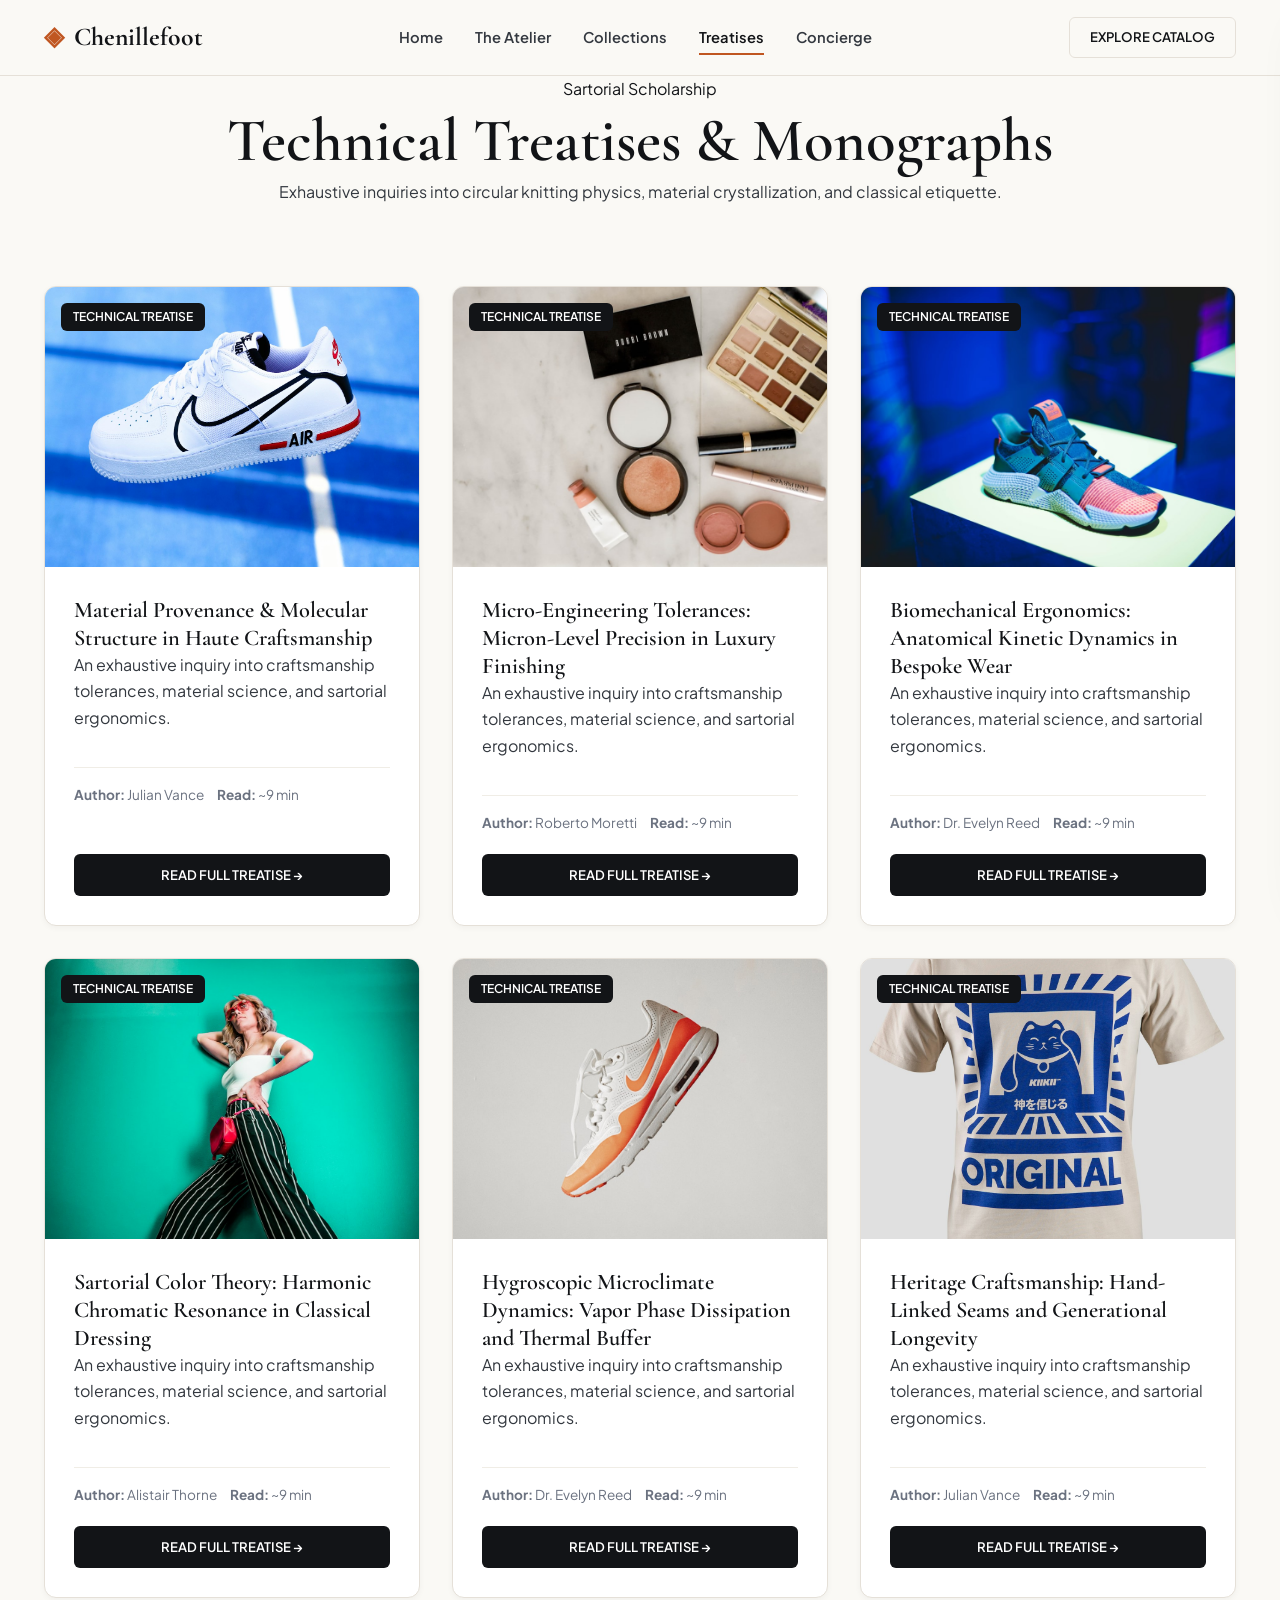
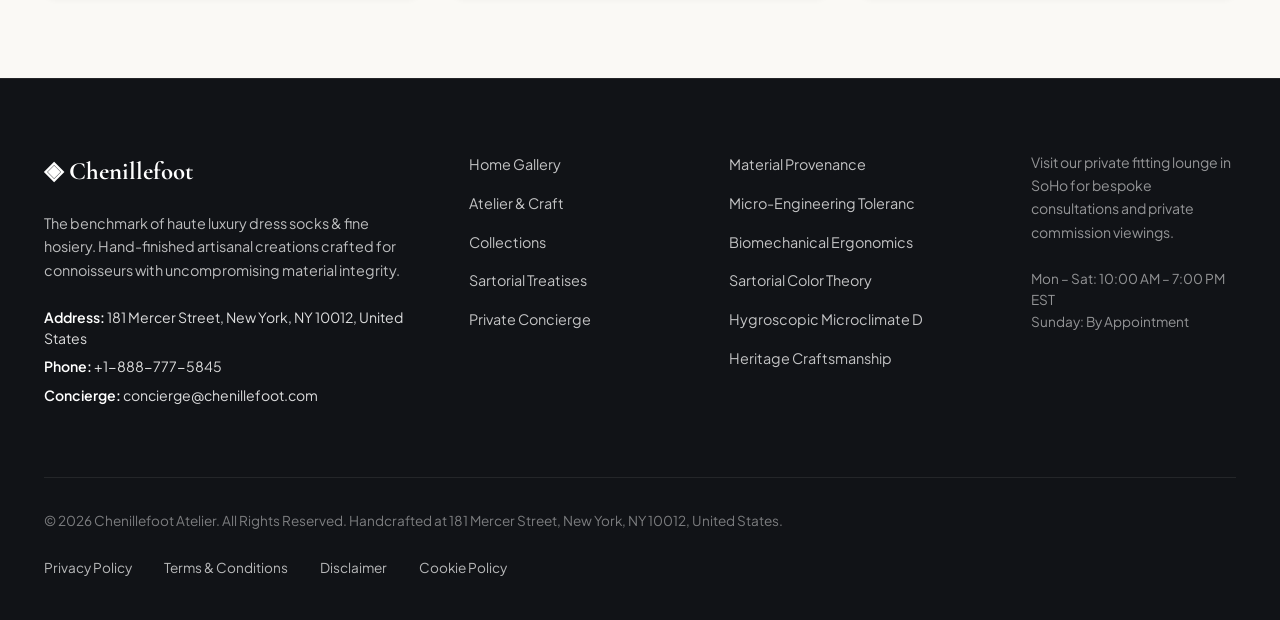
<file: blog/index.html>
<!DOCTYPE html>
<html lang="en">
<head>
  <meta charset="UTF-8">
  <meta name="viewport" content="width=device-width, initial-scale=1.0">
  <title>Sartorial Treatises & Technical Monographs — Chenillefoot</title>
  <meta name="description" content="Explore the authoritative research monographs published by Chenillefoot.">
  <link rel="canonical" href="https://chenillefoot.com/blog.html">
  <link rel="preconnect" href="https://fonts.googleapis.com">
  <link rel="preconnect" href="https://fonts.gstatic.com" crossorigin>
  <link href="https://fonts.googleapis.com/css2?family=Cormorant+Garamond:ital,wght@0,400;0,600;0,700;1,400&family=Plus+Jakarta+Sans:wght@300;400;500;600;700&display=swap" rel="stylesheet">
  <link rel="stylesheet" href="/assets/css/style.css">
  <!-- Google tag (gtag.js) -->
  <script async src="https://www.googletagmanager.com/gtag/js?id=G-0LY0HY7L01"></script>
  <script>
    window.dataLayer = window.dataLayer || [];
    function gtag(){dataLayer.push(arguments);}
    gtag('js', new Date());
    gtag('config', 'G-0LY0HY7L01');
  </script>

</head>
<body>
  <!-- Mandatory Global Site Header (Exactly 1 per page) -->
  <header class="site-header">
    <div class="header-container">
      <a href="/" class="brand-logo" aria-label="Chenillefoot Home">
        <span class="logo-mark">◈</span>
        <span class="logo-text">Chenillefoot</span>
      </a>
      <nav class="desktop-nav" aria-label="Primary Navigation">
        <a href="/" class="nav-link">Home</a>
        <a href="/about.html" class="nav-link">The Atelier</a>
        <a href="/collection.html" class="nav-link">Collections</a>
        <a href="/blog.html" class="nav-link active">Treatises</a>
        <a href="/contact.html" class="nav-link">Concierge</a>
      </nav>
      <div class="header-actions">
        <a href="/collection.html" class="btn btn-sm btn-outline">Explore Catalog</a>
        <button id="drawer-toggle" class="mobile-toggle" aria-label="Open Navigation Menu">
          <span class="hamburger-bar"></span>
          <span class="hamburger-bar"></span>
          <span class="hamburger-bar"></span>
        </button>
      </div>
    </div>
  </header>

  <!-- Mandatory Mobile Navigation Drawer (Exactly 1 per page) -->
  <div class="mobile-drawer" id="mobile-drawer" aria-hidden="true">
    <div class="drawer-header">
      <div class="drawer-brand">Chenillefoot</div>
      <button id="drawer-close" class="drawer-close-btn" aria-label="Close Navigation Menu">&times;</button>
    </div>
    <nav class="drawer-nav" aria-label="Mobile Navigation">
      <a href="/" class="drawer-link">Home</a>
      <a href="/about.html" class="drawer-link">The Atelier &amp; Craft</a>
      <a href="/collection.html" class="drawer-link">Sartorial Hosiery Collection</a>
      <a href="/blog.html" class="drawer-link active">Sartorial Treatises</a>
      <a href="/contact.html" class="drawer-link">Private Concierge</a>
    </nav>
    <div class="drawer-footer">
      <p class="drawer-contact-title">Manhattan Atelier &amp; Suite</p>
      <p class="drawer-contact-info">181 Mercer Street, New York, NY 10012, United States</p>
      <p class="drawer-contact-info">Tel: +1-888-777-5845</p>
      <p class="drawer-contact-info">Email: concierge@chenillefoot.com</p>
    </div>
  </div>
  <div id="drawer-overlay" class="drawer-overlay"></div>
  <section class="page-hero">
    <div class="container text-center">
      <span class="hero-badge">Sartorial Scholarship</span>
      <h1>Technical Treatises &amp; Monographs</h1>
      <p class="lead" style="margin: 0 auto;">Exhaustive inquiries into circular knitting physics, material crystallization, and classical etiquette.</p>
    </div>
  </section>
  <main class="section">
    <div class="container">
      <div class="grid-3">
        <div class="card">
          <div class="card-image-wrap"><img src="/assets/images/hero_quarter_socks_runner.jpg" alt="Material Provenance & Molecular Structure in Haute Craftsmanship"><span class="card-tag">Technical Treatise</span></div>
          <div class="card-body">
            <h3>Material Provenance & Molecular Structure in Haute Craftsmanship</h3>
            <p>An exhaustive inquiry into craftsmanship tolerances, material science, and sartorial ergonomics.</p>
            <div class="card-specs"><span><strong>Author:</strong> Julian Vance</span><span><strong>Read:</strong> ~9 min</span></div>
            <a href="/blog/material-provenance-and-fiber-crystallography.html" class="btn btn-primary btn-sm" style="margin-top: auto;">Read Full Treatise &rarr;</a>
          </div>
        </div>
        <div class="card">
          <div class="card-image-wrap"><img src="/assets/images/circular_knitting_technology.jpg" alt="Micro-Engineering Tolerances: Micron-Level Precision in Luxury Finishing"><span class="card-tag">Technical Treatise</span></div>
          <div class="card-body">
            <h3>Micro-Engineering Tolerances: Micron-Level Precision in Luxury Finishing</h3>
            <p>An exhaustive inquiry into craftsmanship tolerances, material science, and sartorial ergonomics.</p>
            <div class="card-specs"><span><strong>Author:</strong> Roberto Moretti</span><span><strong>Read:</strong> ~9 min</span></div>
            <a href="/blog/micro-engineering-tolerances-and-finishing.html" class="btn btn-primary btn-sm" style="margin-top: auto;">Read Full Treatise &rarr;</a>
          </div>
        </div>
        <div class="card">
          <div class="card-image-wrap"><img src="/assets/images/recovery_footbed_relaxation.jpg" alt="Biomechanical Ergonomics: Anatomical Kinetic Dynamics in Bespoke Wear"><span class="card-tag">Technical Treatise</span></div>
          <div class="card-body">
            <h3>Biomechanical Ergonomics: Anatomical Kinetic Dynamics in Bespoke Wear</h3>
            <p>An exhaustive inquiry into craftsmanship tolerances, material science, and sartorial ergonomics.</p>
            <div class="card-specs"><span><strong>Author:</strong> Dr. Evelyn Reed</span><span><strong>Read:</strong> ~9 min</span></div>
            <a href="/blog/biomechanical-ergonomics-and-wearer-physics.html" class="btn btn-primary btn-sm" style="margin-top: auto;">Read Full Treatise &rarr;</a>
          </div>
        </div>
        <div class="card">
          <div class="card-image-wrap"><img src="/assets/images/textile_yarn_weave_macro.jpg" alt="Sartorial Color Theory: Harmonic Chromatic Resonance in Classical Dressing"><span class="card-tag">Technical Treatise</span></div>
          <div class="card-body">
            <h3>Sartorial Color Theory: Harmonic Chromatic Resonance in Classical Dressing</h3>
            <p>An exhaustive inquiry into craftsmanship tolerances, material science, and sartorial ergonomics.</p>
            <div class="card-specs"><span><strong>Author:</strong> Alistair Thorne</span><span><strong>Read:</strong> ~9 min</span></div>
            <a href="/blog/sartorial-color-theory-and-formal-etiquette.html" class="btn btn-primary btn-sm" style="margin-top: auto;">Read Full Treatise &rarr;</a>
          </div>
        </div>
        <div class="card">
          <div class="card-image-wrap"><img src="/assets/images/urban_daily_footwear_stride.jpg" alt="Hygroscopic Microclimate Dynamics: Vapor Phase Dissipation and Thermal Buffer"><span class="card-tag">Technical Treatise</span></div>
          <div class="card-body">
            <h3>Hygroscopic Microclimate Dynamics: Vapor Phase Dissipation and Thermal Buffer</h3>
            <p>An exhaustive inquiry into craftsmanship tolerances, material science, and sartorial ergonomics.</p>
            <div class="card-specs"><span><strong>Author:</strong> Dr. Evelyn Reed</span><span><strong>Read:</strong> ~9 min</span></div>
            <a href="/blog/hygroscopic-microclimate-thermodynamics.html" class="btn btn-primary btn-sm" style="margin-top: auto;">Read Full Treatise &rarr;</a>
          </div>
        </div>
        <div class="card">
          <div class="card-image-wrap"><img src="/assets/images/seamless_toe_knitting_mechanics.jpg" alt="Heritage Craftsmanship: Hand-Linked Seams and Generational Longevity"><span class="card-tag">Technical Treatise</span></div>
          <div class="card-body">
            <h3>Heritage Craftsmanship: Hand-Linked Seams and Generational Longevity</h3>
            <p>An exhaustive inquiry into craftsmanship tolerances, material science, and sartorial ergonomics.</p>
            <div class="card-specs"><span><strong>Author:</strong> Julian Vance</span><span><strong>Read:</strong> ~9 min</span></div>
            <a href="/blog/bespoke-craftsmanship-and-heritage-methods.html" class="btn btn-primary btn-sm" style="margin-top: auto;">Read Full Treatise &rarr;</a>
          </div>
        </div>

      </div>
    </div>
  </main>
  <!-- Mandatory Global Site Footer (Minimalist 4-Column Horizontal Spread Layout) -->
  <footer class="site-footer">
    <div class="container">
      <div class="footer-grid">
        <div class="footer-col">
          <div class="footer-brand">◈ Chenillefoot</div>
          <p class="footer-desc">
            The benchmark of haute luxury dress socks & fine hosiery. Hand-finished artisanal creations crafted for connoisseurs with uncompromising material integrity.
          </p>
          <div class="footer-contact-item"><strong>Address:</strong> 181 Mercer Street, New York, NY 10012, United States</div>
          <div class="footer-contact-item"><strong>Phone:</strong> +1-888-777-5845</div>
          <div class="footer-contact-item"><strong>Concierge:</strong> concierge@chenillefoot.com</div>
        </div>
        <div class="footer-col">
          <ul class="footer-links">
            <li><a href="/">Home Gallery</a></li>
            <li><a href="/about.html">Atelier &amp; Craft</a></li>
            <li><a href="/collection.html">Collections</a></li>
            <li><a href="/blog.html">Sartorial Treatises</a></li>
            <li><a href="/contact.html">Private Concierge</a></li>
          </ul>
        </div>
        <div class="footer-col">
          <ul class="footer-links">
            <li><a href="/blog/material-provenance-and-fiber-crystallography.html">Material Provenance</a></li>
            <li><a href="/blog/micro-engineering-tolerances-and-finishing.html">Micro-Engineering Toleranc</a></li>
            <li><a href="/blog/biomechanical-ergonomics-and-wearer-physics.html">Biomechanical Ergonomics</a></li>
            <li><a href="/blog/sartorial-color-theory-and-formal-etiquette.html">Sartorial Color Theory</a></li>
            <li><a href="/blog/hygroscopic-microclimate-thermodynamics.html">Hygroscopic Microclimate D</a></li>
            <li><a href="/blog/bespoke-craftsmanship-and-heritage-methods.html">Heritage Craftsmanship</a></li>
          </ul>
        </div>
        <div class="footer-col">
          <p class="footer-salon-desc">
            Visit our private fitting lounge in SoHo for bespoke consultations and private commission viewings.
          </p>
          <p class="footer-hours">
            Mon &ndash; Sat: 10:00 AM &ndash; 7:00 PM<br>EST<br>Sunday: By Appointment
          </p>
        </div>
      </div>
      <div class="footer-bottom">
        <p>&copy; 2026 Chenillefoot Atelier. All Rights Reserved. Handcrafted at 181 Mercer Street, New York, NY 10012, United States.</p>
        <div class="footer-legal-links">
          <a href="/privacy-policy.html">Privacy Policy</a>
          <a href="/terms-and-conditions.html">Terms &amp; Conditions</a>
          <a href="/disclaimer.html">Disclaimer</a>
          <a href="/cookie-policy.html">Cookie Policy</a>
        </div>
      </div>
    </div>
  </footer>
  <script src="/assets/js/main.js"></script>
</body>
</html>
</file>
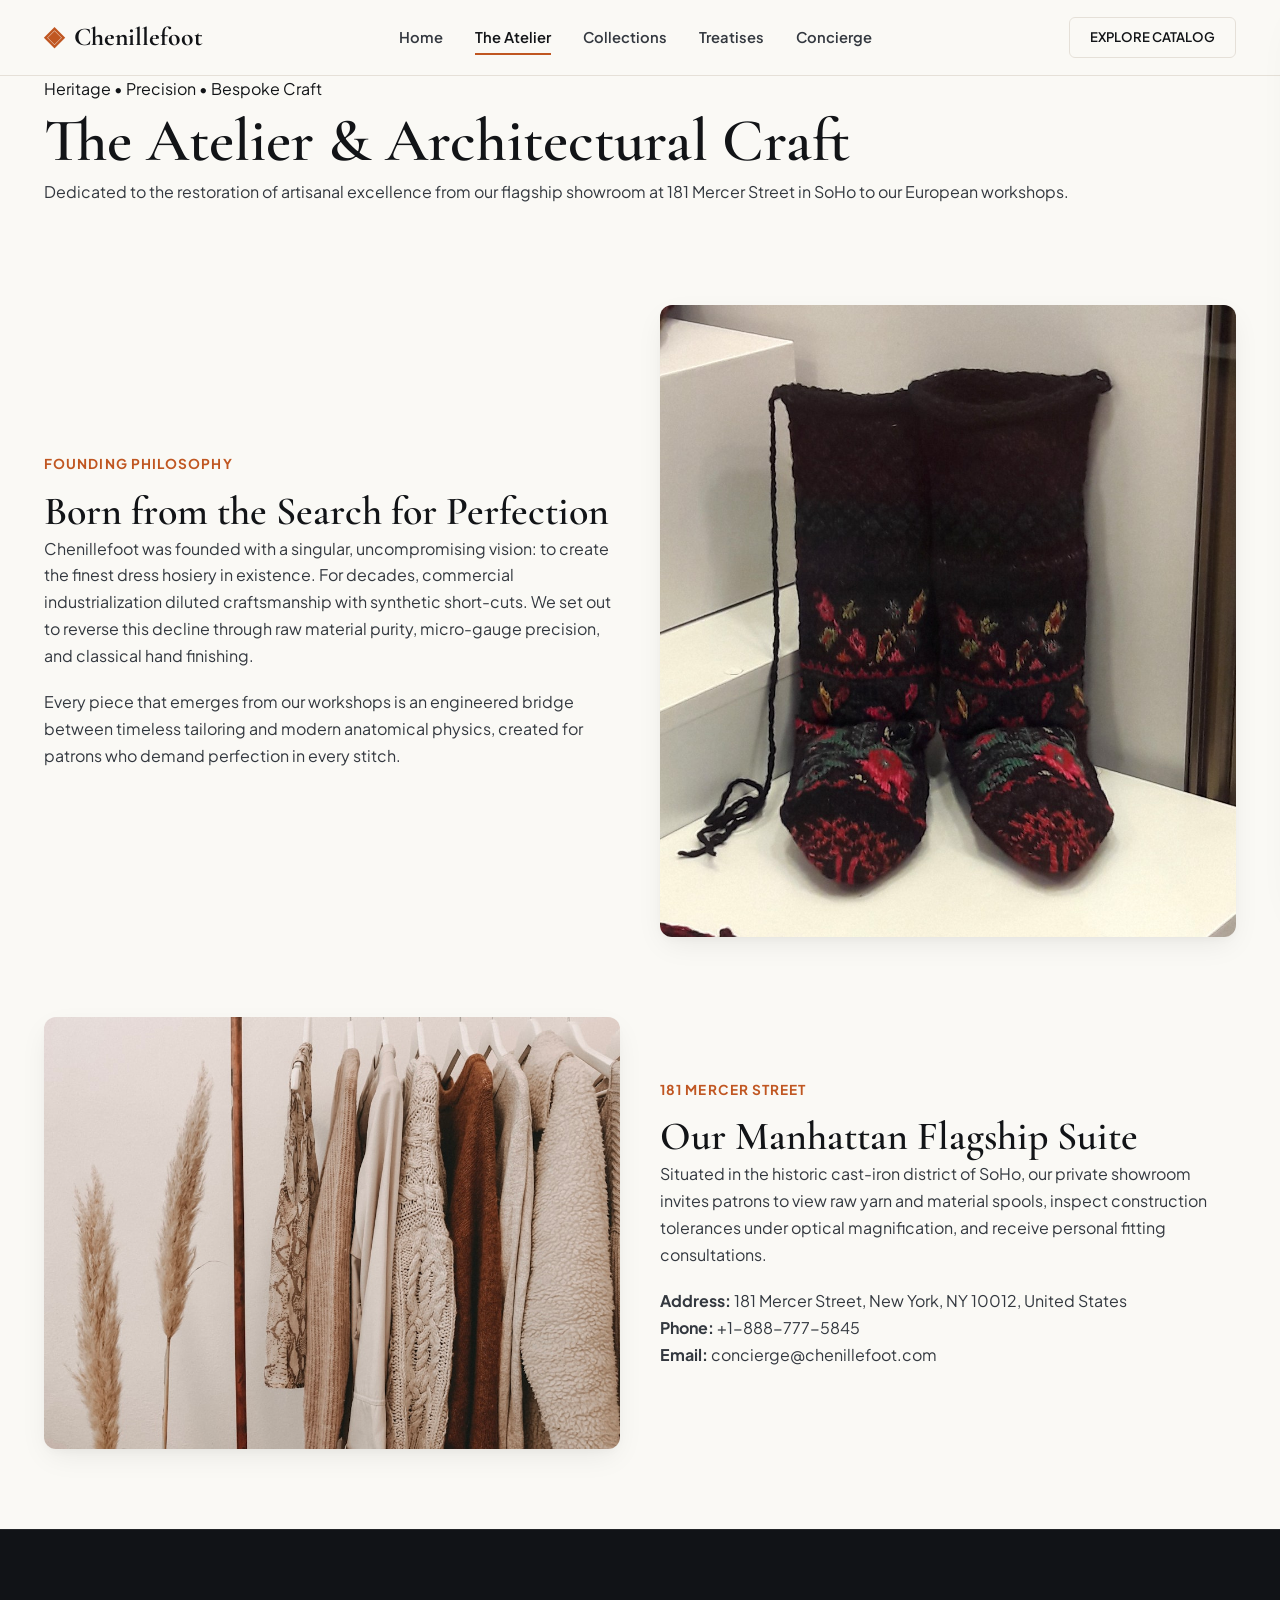
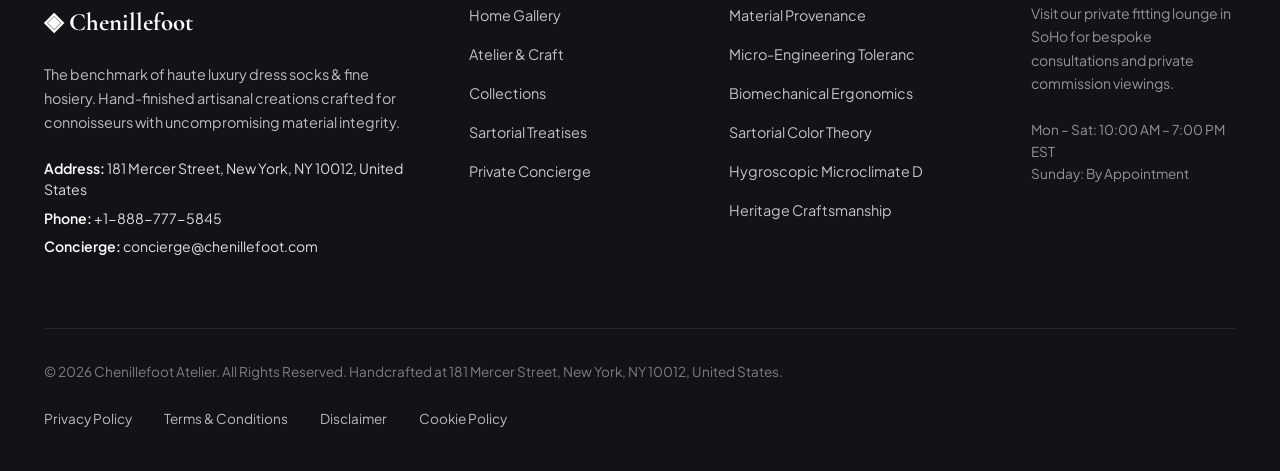
<file: about.html>
<!DOCTYPE html>
<html lang="en">
<head>
  <meta charset="UTF-8">
  <meta name="viewport" content="width=device-width, initial-scale=1.0">
  <title>The Atelier & Heritage Craft — Chenillefoot</title>
  <meta name="description" content="Discover the heritage of Chenillefoot at 181 Mercer Street, New York.">
  <link rel="canonical" href="https://chenillefoot.com/about.html">
  <link rel="preconnect" href="https://fonts.googleapis.com">
  <link rel="preconnect" href="https://fonts.gstatic.com" crossorigin>
  <link href="https://fonts.googleapis.com/css2?family=Cormorant+Garamond:ital,wght@0,400;0,600;0,700;1,400&family=Plus+Jakarta+Sans:wght@300;400;500;600;700&display=swap" rel="stylesheet">
  <link rel="stylesheet" href="/assets/css/style.css">
  <!-- Google tag (gtag.js) -->
  <script async src="https://www.googletagmanager.com/gtag/js?id=G-0LY0HY7L01"></script>
  <script>
    window.dataLayer = window.dataLayer || [];
    function gtag(){dataLayer.push(arguments);}
    gtag('js', new Date());
    gtag('config', 'G-0LY0HY7L01');
  </script>

</head>
<body>
  <!-- Mandatory Global Site Header (Exactly 1 per page) -->
  <header class="site-header">
    <div class="header-container">
      <a href="/" class="brand-logo" aria-label="Chenillefoot Home">
        <span class="logo-mark">◈</span>
        <span class="logo-text">Chenillefoot</span>
      </a>
      <nav class="desktop-nav" aria-label="Primary Navigation">
        <a href="/" class="nav-link">Home</a>
        <a href="/about.html" class="nav-link active">The Atelier</a>
        <a href="/collection.html" class="nav-link">Collections</a>
        <a href="/blog.html" class="nav-link">Treatises</a>
        <a href="/contact.html" class="nav-link">Concierge</a>
      </nav>
      <div class="header-actions">
        <a href="/collection.html" class="btn btn-sm btn-outline">Explore Catalog</a>
        <button id="drawer-toggle" class="mobile-toggle" aria-label="Open Navigation Menu">
          <span class="hamburger-bar"></span>
          <span class="hamburger-bar"></span>
          <span class="hamburger-bar"></span>
        </button>
      </div>
    </div>
  </header>

  <!-- Mandatory Mobile Navigation Drawer (Exactly 1 per page) -->
  <div class="mobile-drawer" id="mobile-drawer" aria-hidden="true">
    <div class="drawer-header">
      <div class="drawer-brand">Chenillefoot</div>
      <button id="drawer-close" class="drawer-close-btn" aria-label="Close Navigation Menu">&times;</button>
    </div>
    <nav class="drawer-nav" aria-label="Mobile Navigation">
      <a href="/" class="drawer-link">Home</a>
      <a href="/about.html" class="drawer-link active">The Atelier &amp; Craft</a>
      <a href="/collection.html" class="drawer-link">Sartorial Hosiery Collection</a>
      <a href="/blog.html" class="drawer-link">Sartorial Treatises</a>
      <a href="/contact.html" class="drawer-link">Private Concierge</a>
    </nav>
    <div class="drawer-footer">
      <p class="drawer-contact-title">Manhattan Atelier &amp; Suite</p>
      <p class="drawer-contact-info">181 Mercer Street, New York, NY 10012, United States</p>
      <p class="drawer-contact-info">Tel: +1-888-777-5845</p>
      <p class="drawer-contact-info">Email: concierge@chenillefoot.com</p>
    </div>
  </div>
  <div id="drawer-overlay" class="drawer-overlay"></div>
  <section class="page-hero">
    <div class="container">
      <span class="hero-badge">Heritage &bull; Precision &bull; Bespoke Craft</span>
      <h1>The Atelier &amp; Architectural Craft</h1>
      <p class="lead">Dedicated to the restoration of artisanal excellence from our flagship showroom at 181 Mercer Street in SoHo to our European workshops.</p>
    </div>
  </section>
  <main class="section">
    <div class="container">
      <div class="grid-2" style="margin-bottom: 5rem;">
        <div>
          <div class="section-subtitle">Founding Philosophy</div>
          <h2>Born from the Search for Perfection</h2>
          <p>Chenillefoot was founded with a singular, uncompromising vision: to create the finest dress hosiery in existence. For decades, commercial industrialization diluted craftsmanship with synthetic short-cuts. We set out to reverse this decline through raw material purity, micro-gauge precision, and classical hand finishing.</p>
          <p>Every piece that emerges from our workshops is an engineered bridge between timeless tailoring and modern anatomical physics, created for patrons who demand perfection in every stitch.</p>
        </div>
        <div style="border-radius: var(--radius-md); overflow: hidden; box-shadow: var(--shadow-md);"><img src="/assets/images/rustic_cairn_knitted_socks_12.jpg" alt="Atelier craft"></div>
      </div>
      <div class="grid-2">
        <div style="border-radius: var(--radius-md); overflow: hidden; box-shadow: var(--shadow-md);"><img src="/assets/images/about_textile_loom.jpg" alt="Artisan inspection"></div>
        <div>
          <div class="section-subtitle">181 Mercer Street</div>
          <h2>Our Manhattan Flagship Suite</h2>
          <p>Situated in the historic cast-iron district of SoHo, our private showroom invites patrons to view raw yarn and material spools, inspect construction tolerances under optical magnification, and receive personal fitting consultations.</p>
          <p><strong>Address:</strong> 181 Mercer Street, New York, NY 10012, United States<br><strong>Phone:</strong> +1-888-777-5845<br><strong>Email:</strong> concierge@chenillefoot.com</p>
        </div>
      </div>
    </div>
  </main>
  <!-- Mandatory Global Site Footer (Minimalist 4-Column Horizontal Spread Layout) -->
  <footer class="site-footer">
    <div class="container">
      <div class="footer-grid">
        <div class="footer-col">
          <div class="footer-brand">◈ Chenillefoot</div>
          <p class="footer-desc">
            The benchmark of haute luxury dress socks & fine hosiery. Hand-finished artisanal creations crafted for connoisseurs with uncompromising material integrity.
          </p>
          <div class="footer-contact-item"><strong>Address:</strong> 181 Mercer Street, New York, NY 10012, United States</div>
          <div class="footer-contact-item"><strong>Phone:</strong> +1-888-777-5845</div>
          <div class="footer-contact-item"><strong>Concierge:</strong> concierge@chenillefoot.com</div>
        </div>
        <div class="footer-col">
          <ul class="footer-links">
            <li><a href="/">Home Gallery</a></li>
            <li><a href="/about.html">Atelier &amp; Craft</a></li>
            <li><a href="/collection.html">Collections</a></li>
            <li><a href="/blog.html">Sartorial Treatises</a></li>
            <li><a href="/contact.html">Private Concierge</a></li>
          </ul>
        </div>
        <div class="footer-col">
          <ul class="footer-links">
            <li><a href="/blog/material-provenance-and-fiber-crystallography.html">Material Provenance</a></li>
            <li><a href="/blog/micro-engineering-tolerances-and-finishing.html">Micro-Engineering Toleranc</a></li>
            <li><a href="/blog/biomechanical-ergonomics-and-wearer-physics.html">Biomechanical Ergonomics</a></li>
            <li><a href="/blog/sartorial-color-theory-and-formal-etiquette.html">Sartorial Color Theory</a></li>
            <li><a href="/blog/hygroscopic-microclimate-thermodynamics.html">Hygroscopic Microclimate D</a></li>
            <li><a href="/blog/bespoke-craftsmanship-and-heritage-methods.html">Heritage Craftsmanship</a></li>
          </ul>
        </div>
        <div class="footer-col">
          <p class="footer-salon-desc">
            Visit our private fitting lounge in SoHo for bespoke consultations and private commission viewings.
          </p>
          <p class="footer-hours">
            Mon &ndash; Sat: 10:00 AM &ndash; 7:00 PM<br>EST<br>Sunday: By Appointment
          </p>
        </div>
      </div>
      <div class="footer-bottom">
        <p>&copy; 2026 Chenillefoot Atelier. All Rights Reserved. Handcrafted at 181 Mercer Street, New York, NY 10012, United States.</p>
        <div class="footer-legal-links">
          <a href="/privacy-policy.html">Privacy Policy</a>
          <a href="/terms-and-conditions.html">Terms &amp; Conditions</a>
          <a href="/disclaimer.html">Disclaimer</a>
          <a href="/cookie-policy.html">Cookie Policy</a>
        </div>
      </div>
    </div>
  </footer>
  <script src="/assets/js/main.js"></script>
</body>
</html>
</file>
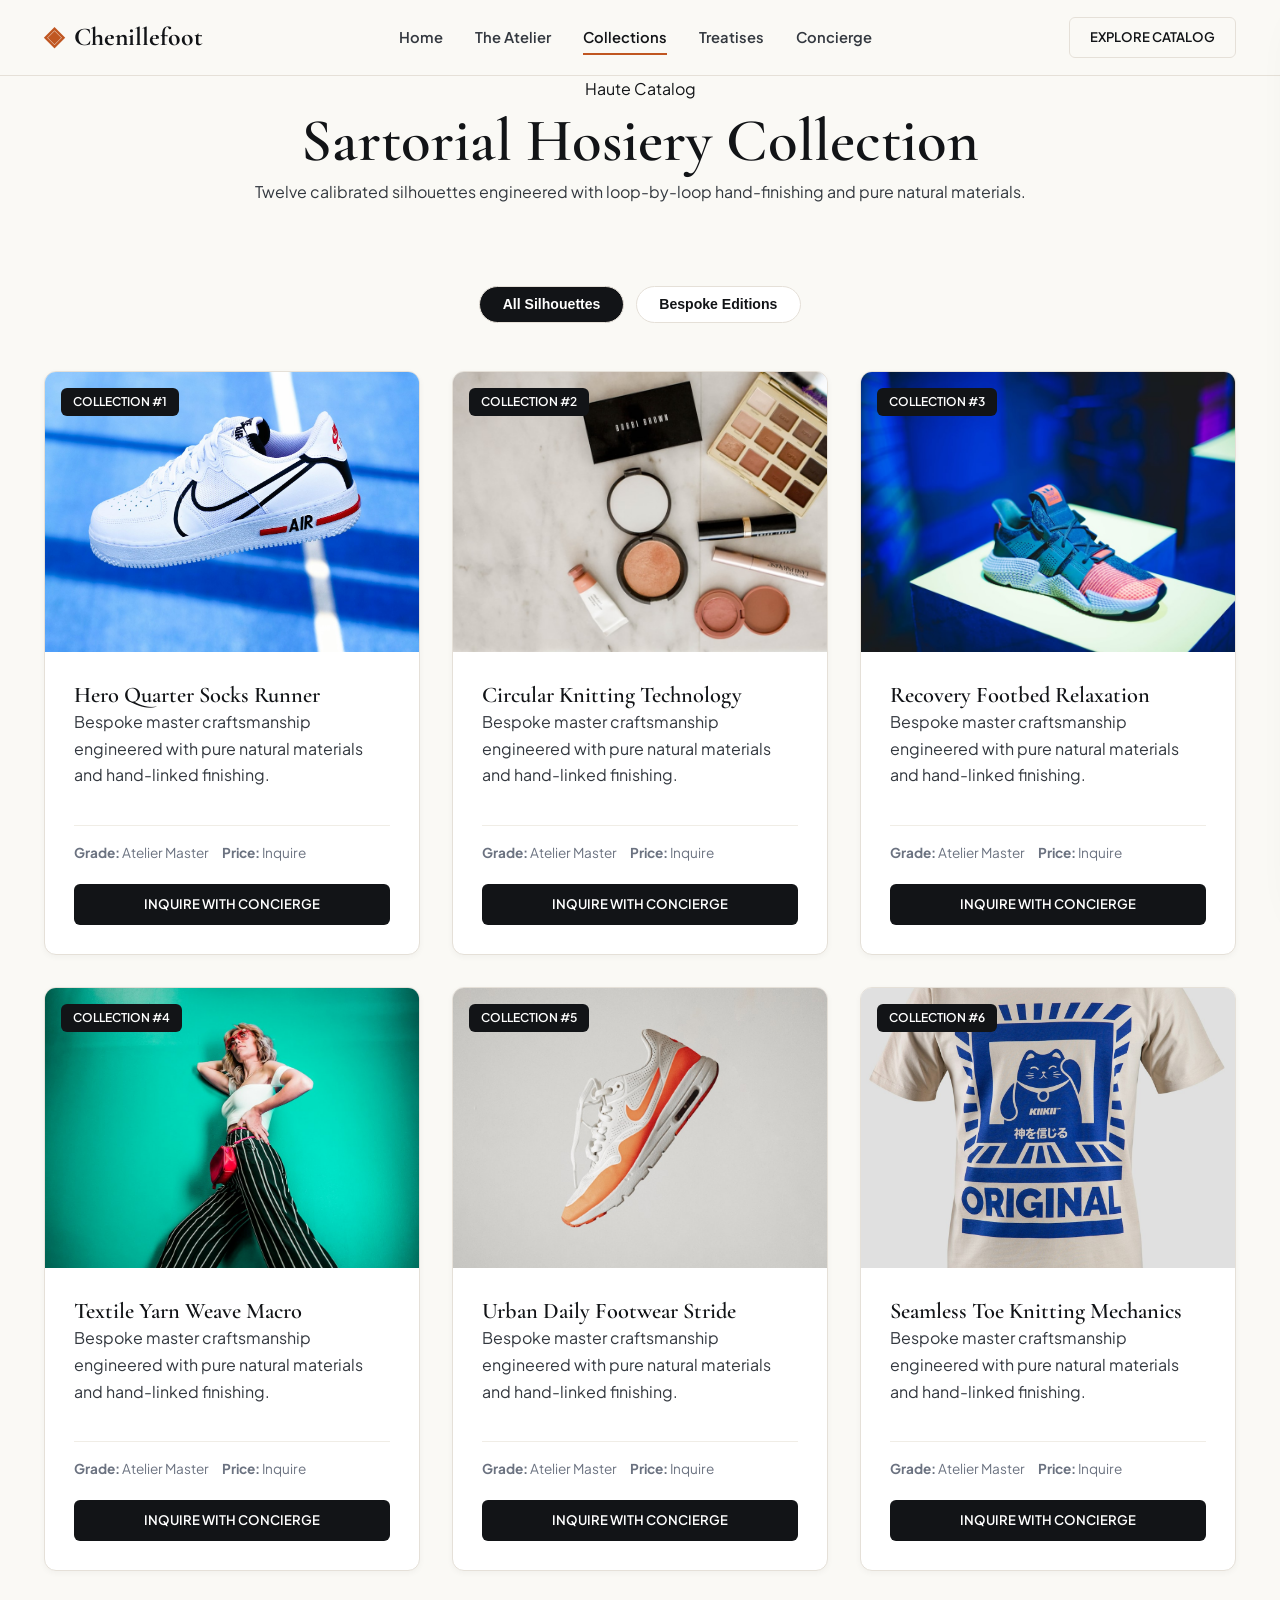
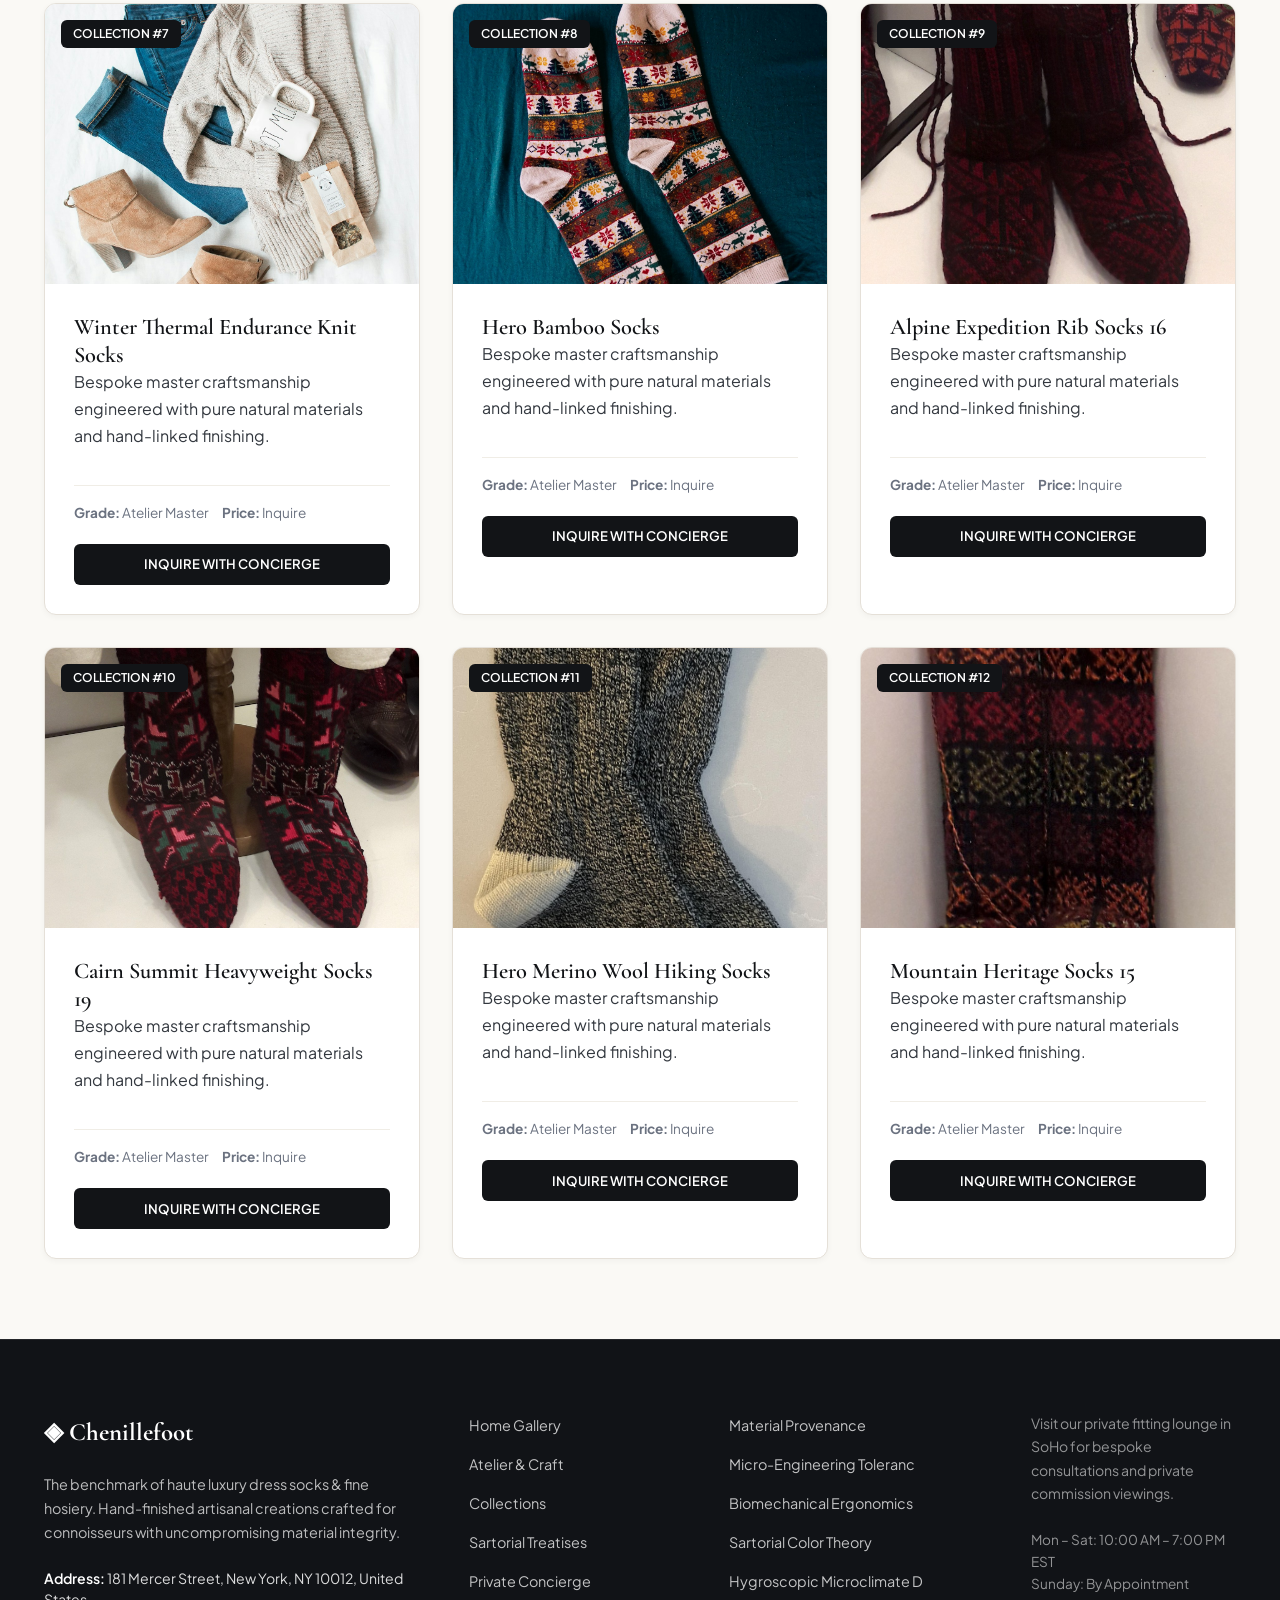
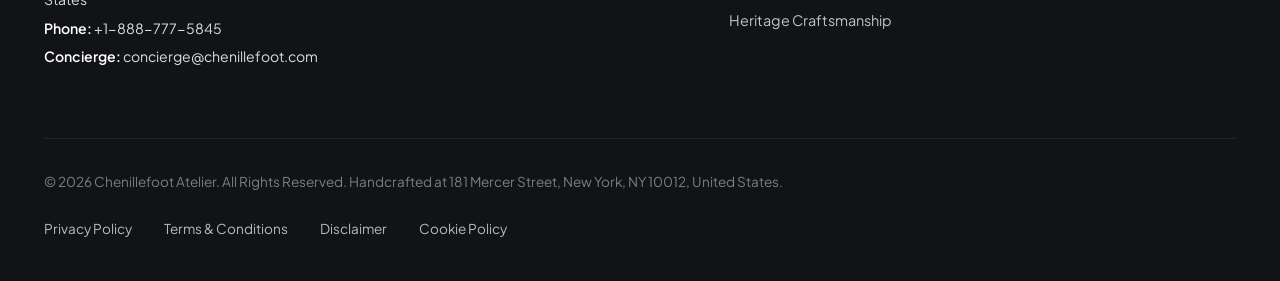
<file: collection.html>
<!DOCTYPE html>
<html lang="en">
<head>
  <meta charset="UTF-8">
  <meta name="viewport" content="width=device-width, initial-scale=1.0">
  <title>Sartorial Hosiery Collection — Chenillefoot</title>
  <meta name="description" content="Browse the complete catalogue of Chenillefoot.">
  <link rel="canonical" href="https://chenillefoot.com/collection.html">
  <link rel="preconnect" href="https://fonts.googleapis.com">
  <link rel="preconnect" href="https://fonts.gstatic.com" crossorigin>
  <link href="https://fonts.googleapis.com/css2?family=Cormorant+Garamond:ital,wght@0,400;0,600;0,700;1,400&family=Plus+Jakarta+Sans:wght@300;400;500;600;700&display=swap" rel="stylesheet">
  <link rel="stylesheet" href="/assets/css/style.css">
  <!-- Google tag (gtag.js) -->
  <script async src="https://www.googletagmanager.com/gtag/js?id=G-0LY0HY7L01"></script>
  <script>
    window.dataLayer = window.dataLayer || [];
    function gtag(){dataLayer.push(arguments);}
    gtag('js', new Date());
    gtag('config', 'G-0LY0HY7L01');
  </script>

</head>
<body>
  <!-- Mandatory Global Site Header (Exactly 1 per page) -->
  <header class="site-header">
    <div class="header-container">
      <a href="/" class="brand-logo" aria-label="Chenillefoot Home">
        <span class="logo-mark">◈</span>
        <span class="logo-text">Chenillefoot</span>
      </a>
      <nav class="desktop-nav" aria-label="Primary Navigation">
        <a href="/" class="nav-link">Home</a>
        <a href="/about.html" class="nav-link">The Atelier</a>
        <a href="/collection.html" class="nav-link active">Collections</a>
        <a href="/blog.html" class="nav-link">Treatises</a>
        <a href="/contact.html" class="nav-link">Concierge</a>
      </nav>
      <div class="header-actions">
        <a href="/collection.html" class="btn btn-sm btn-outline">Explore Catalog</a>
        <button id="drawer-toggle" class="mobile-toggle" aria-label="Open Navigation Menu">
          <span class="hamburger-bar"></span>
          <span class="hamburger-bar"></span>
          <span class="hamburger-bar"></span>
        </button>
      </div>
    </div>
  </header>

  <!-- Mandatory Mobile Navigation Drawer (Exactly 1 per page) -->
  <div class="mobile-drawer" id="mobile-drawer" aria-hidden="true">
    <div class="drawer-header">
      <div class="drawer-brand">Chenillefoot</div>
      <button id="drawer-close" class="drawer-close-btn" aria-label="Close Navigation Menu">&times;</button>
    </div>
    <nav class="drawer-nav" aria-label="Mobile Navigation">
      <a href="/" class="drawer-link">Home</a>
      <a href="/about.html" class="drawer-link">The Atelier &amp; Craft</a>
      <a href="/collection.html" class="drawer-link active">Sartorial Hosiery Collection</a>
      <a href="/blog.html" class="drawer-link">Sartorial Treatises</a>
      <a href="/contact.html" class="drawer-link">Private Concierge</a>
    </nav>
    <div class="drawer-footer">
      <p class="drawer-contact-title">Manhattan Atelier &amp; Suite</p>
      <p class="drawer-contact-info">181 Mercer Street, New York, NY 10012, United States</p>
      <p class="drawer-contact-info">Tel: +1-888-777-5845</p>
      <p class="drawer-contact-info">Email: concierge@chenillefoot.com</p>
    </div>
  </div>
  <div id="drawer-overlay" class="drawer-overlay"></div>
  <section class="page-hero">
    <div class="container text-center">
      <span class="hero-badge">Haute Catalog</span>
      <h1>Sartorial Hosiery Collection</h1>
      <p class="lead" style="margin: 0 auto;">Twelve calibrated silhouettes engineered with loop-by-loop hand-finishing and pure natural materials.</p>
    </div>
  </section>
  <main class="section">
    <div class="container">
      <div class="filter-bar">
        <button class="filter-btn active" data-filter="all">All Silhouettes</button>
        <button class="filter-btn" data-filter="bespoke">Bespoke Editions</button>
      </div>
      <div class="grid-3" id="products-grid">
        <div class="card product-item" data-category="all bespoke">
          <div class="card-image-wrap"><img src="/assets/images/hero_quarter_socks_runner.jpg" alt="Hero Quarter Socks Runner"><span class="card-tag">Collection #1</span></div>
          <div class="card-body">
            <h3>Hero Quarter Socks Runner</h3>
            <p>Bespoke master craftsmanship engineered with pure natural materials and hand-linked finishing.</p>
            <div class="card-specs"><span><strong>Grade:</strong> Atelier Master</span><span><strong>Price:</strong> Inquire</span></div>
            <a href="/contact.html" class="btn btn-primary btn-sm">Inquire with Concierge</a>
          </div>
        </div>
        <div class="card product-item" data-category="all bespoke">
          <div class="card-image-wrap"><img src="/assets/images/circular_knitting_technology.jpg" alt="Circular Knitting Technology"><span class="card-tag">Collection #2</span></div>
          <div class="card-body">
            <h3>Circular Knitting Technology</h3>
            <p>Bespoke master craftsmanship engineered with pure natural materials and hand-linked finishing.</p>
            <div class="card-specs"><span><strong>Grade:</strong> Atelier Master</span><span><strong>Price:</strong> Inquire</span></div>
            <a href="/contact.html" class="btn btn-primary btn-sm">Inquire with Concierge</a>
          </div>
        </div>
        <div class="card product-item" data-category="all bespoke">
          <div class="card-image-wrap"><img src="/assets/images/recovery_footbed_relaxation.jpg" alt="Recovery Footbed Relaxation"><span class="card-tag">Collection #3</span></div>
          <div class="card-body">
            <h3>Recovery Footbed Relaxation</h3>
            <p>Bespoke master craftsmanship engineered with pure natural materials and hand-linked finishing.</p>
            <div class="card-specs"><span><strong>Grade:</strong> Atelier Master</span><span><strong>Price:</strong> Inquire</span></div>
            <a href="/contact.html" class="btn btn-primary btn-sm">Inquire with Concierge</a>
          </div>
        </div>
        <div class="card product-item" data-category="all bespoke">
          <div class="card-image-wrap"><img src="/assets/images/textile_yarn_weave_macro.jpg" alt="Textile Yarn Weave Macro"><span class="card-tag">Collection #4</span></div>
          <div class="card-body">
            <h3>Textile Yarn Weave Macro</h3>
            <p>Bespoke master craftsmanship engineered with pure natural materials and hand-linked finishing.</p>
            <div class="card-specs"><span><strong>Grade:</strong> Atelier Master</span><span><strong>Price:</strong> Inquire</span></div>
            <a href="/contact.html" class="btn btn-primary btn-sm">Inquire with Concierge</a>
          </div>
        </div>
        <div class="card product-item" data-category="all bespoke">
          <div class="card-image-wrap"><img src="/assets/images/urban_daily_footwear_stride.jpg" alt="Urban Daily Footwear Stride"><span class="card-tag">Collection #5</span></div>
          <div class="card-body">
            <h3>Urban Daily Footwear Stride</h3>
            <p>Bespoke master craftsmanship engineered with pure natural materials and hand-linked finishing.</p>
            <div class="card-specs"><span><strong>Grade:</strong> Atelier Master</span><span><strong>Price:</strong> Inquire</span></div>
            <a href="/contact.html" class="btn btn-primary btn-sm">Inquire with Concierge</a>
          </div>
        </div>
        <div class="card product-item" data-category="all bespoke">
          <div class="card-image-wrap"><img src="/assets/images/seamless_toe_knitting_mechanics.jpg" alt="Seamless Toe Knitting Mechanics"><span class="card-tag">Collection #6</span></div>
          <div class="card-body">
            <h3>Seamless Toe Knitting Mechanics</h3>
            <p>Bespoke master craftsmanship engineered with pure natural materials and hand-linked finishing.</p>
            <div class="card-specs"><span><strong>Grade:</strong> Atelier Master</span><span><strong>Price:</strong> Inquire</span></div>
            <a href="/contact.html" class="btn btn-primary btn-sm">Inquire with Concierge</a>
          </div>
        </div>
        <div class="card product-item" data-category="all bespoke">
          <div class="card-image-wrap"><img src="/assets/images/winter_thermal_endurance_knit_socks.jpg" alt="Winter Thermal Endurance Knit Socks"><span class="card-tag">Collection #7</span></div>
          <div class="card-body">
            <h3>Winter Thermal Endurance Knit Socks</h3>
            <p>Bespoke master craftsmanship engineered with pure natural materials and hand-linked finishing.</p>
            <div class="card-specs"><span><strong>Grade:</strong> Atelier Master</span><span><strong>Price:</strong> Inquire</span></div>
            <a href="/contact.html" class="btn btn-primary btn-sm">Inquire with Concierge</a>
          </div>
        </div>
        <div class="card product-item" data-category="all bespoke">
          <div class="card-image-wrap"><img src="/assets/images/hero_bamboo_socks.jpg" alt="Hero Bamboo Socks"><span class="card-tag">Collection #8</span></div>
          <div class="card-body">
            <h3>Hero Bamboo Socks</h3>
            <p>Bespoke master craftsmanship engineered with pure natural materials and hand-linked finishing.</p>
            <div class="card-specs"><span><strong>Grade:</strong> Atelier Master</span><span><strong>Price:</strong> Inquire</span></div>
            <a href="/contact.html" class="btn btn-primary btn-sm">Inquire with Concierge</a>
          </div>
        </div>
        <div class="card product-item" data-category="all bespoke">
          <div class="card-image-wrap"><img src="/assets/images/alpine_expedition_rib_socks_16.jpg" alt="Alpine Expedition Rib Socks 16"><span class="card-tag">Collection #9</span></div>
          <div class="card-body">
            <h3>Alpine Expedition Rib Socks 16</h3>
            <p>Bespoke master craftsmanship engineered with pure natural materials and hand-linked finishing.</p>
            <div class="card-specs"><span><strong>Grade:</strong> Atelier Master</span><span><strong>Price:</strong> Inquire</span></div>
            <a href="/contact.html" class="btn btn-primary btn-sm">Inquire with Concierge</a>
          </div>
        </div>
        <div class="card product-item" data-category="all bespoke">
          <div class="card-image-wrap"><img src="/assets/images/cairn_summit_heavyweight_socks_19.jpg" alt="Cairn Summit Heavyweight Socks 19"><span class="card-tag">Collection #10</span></div>
          <div class="card-body">
            <h3>Cairn Summit Heavyweight Socks 19</h3>
            <p>Bespoke master craftsmanship engineered with pure natural materials and hand-linked finishing.</p>
            <div class="card-specs"><span><strong>Grade:</strong> Atelier Master</span><span><strong>Price:</strong> Inquire</span></div>
            <a href="/contact.html" class="btn btn-primary btn-sm">Inquire with Concierge</a>
          </div>
        </div>
        <div class="card product-item" data-category="all bespoke">
          <div class="card-image-wrap"><img src="/assets/images/hero_merino_wool_hiking_socks.jpg" alt="Hero Merino Wool Hiking Socks"><span class="card-tag">Collection #11</span></div>
          <div class="card-body">
            <h3>Hero Merino Wool Hiking Socks</h3>
            <p>Bespoke master craftsmanship engineered with pure natural materials and hand-linked finishing.</p>
            <div class="card-specs"><span><strong>Grade:</strong> Atelier Master</span><span><strong>Price:</strong> Inquire</span></div>
            <a href="/contact.html" class="btn btn-primary btn-sm">Inquire with Concierge</a>
          </div>
        </div>
        <div class="card product-item" data-category="all bespoke">
          <div class="card-image-wrap"><img src="/assets/images/mountain_heritage_socks_15.jpg" alt="Mountain Heritage Socks 15"><span class="card-tag">Collection #12</span></div>
          <div class="card-body">
            <h3>Mountain Heritage Socks 15</h3>
            <p>Bespoke master craftsmanship engineered with pure natural materials and hand-linked finishing.</p>
            <div class="card-specs"><span><strong>Grade:</strong> Atelier Master</span><span><strong>Price:</strong> Inquire</span></div>
            <a href="/contact.html" class="btn btn-primary btn-sm">Inquire with Concierge</a>
          </div>
        </div>

      </div>
    </div>
  </main>
  <!-- Mandatory Global Site Footer (Minimalist 4-Column Horizontal Spread Layout) -->
  <footer class="site-footer">
    <div class="container">
      <div class="footer-grid">
        <div class="footer-col">
          <div class="footer-brand">◈ Chenillefoot</div>
          <p class="footer-desc">
            The benchmark of haute luxury dress socks & fine hosiery. Hand-finished artisanal creations crafted for connoisseurs with uncompromising material integrity.
          </p>
          <div class="footer-contact-item"><strong>Address:</strong> 181 Mercer Street, New York, NY 10012, United States</div>
          <div class="footer-contact-item"><strong>Phone:</strong> +1-888-777-5845</div>
          <div class="footer-contact-item"><strong>Concierge:</strong> concierge@chenillefoot.com</div>
        </div>
        <div class="footer-col">
          <ul class="footer-links">
            <li><a href="/">Home Gallery</a></li>
            <li><a href="/about.html">Atelier &amp; Craft</a></li>
            <li><a href="/collection.html">Collections</a></li>
            <li><a href="/blog.html">Sartorial Treatises</a></li>
            <li><a href="/contact.html">Private Concierge</a></li>
          </ul>
        </div>
        <div class="footer-col">
          <ul class="footer-links">
            <li><a href="/blog/material-provenance-and-fiber-crystallography.html">Material Provenance</a></li>
            <li><a href="/blog/micro-engineering-tolerances-and-finishing.html">Micro-Engineering Toleranc</a></li>
            <li><a href="/blog/biomechanical-ergonomics-and-wearer-physics.html">Biomechanical Ergonomics</a></li>
            <li><a href="/blog/sartorial-color-theory-and-formal-etiquette.html">Sartorial Color Theory</a></li>
            <li><a href="/blog/hygroscopic-microclimate-thermodynamics.html">Hygroscopic Microclimate D</a></li>
            <li><a href="/blog/bespoke-craftsmanship-and-heritage-methods.html">Heritage Craftsmanship</a></li>
          </ul>
        </div>
        <div class="footer-col">
          <p class="footer-salon-desc">
            Visit our private fitting lounge in SoHo for bespoke consultations and private commission viewings.
          </p>
          <p class="footer-hours">
            Mon &ndash; Sat: 10:00 AM &ndash; 7:00 PM<br>EST<br>Sunday: By Appointment
          </p>
        </div>
      </div>
      <div class="footer-bottom">
        <p>&copy; 2026 Chenillefoot Atelier. All Rights Reserved. Handcrafted at 181 Mercer Street, New York, NY 10012, United States.</p>
        <div class="footer-legal-links">
          <a href="/privacy-policy.html">Privacy Policy</a>
          <a href="/terms-and-conditions.html">Terms &amp; Conditions</a>
          <a href="/disclaimer.html">Disclaimer</a>
          <a href="/cookie-policy.html">Cookie Policy</a>
        </div>
      </div>
    </div>
  </footer>
  <script src="/assets/js/main.js"></script>
</body>
</html>
</file>
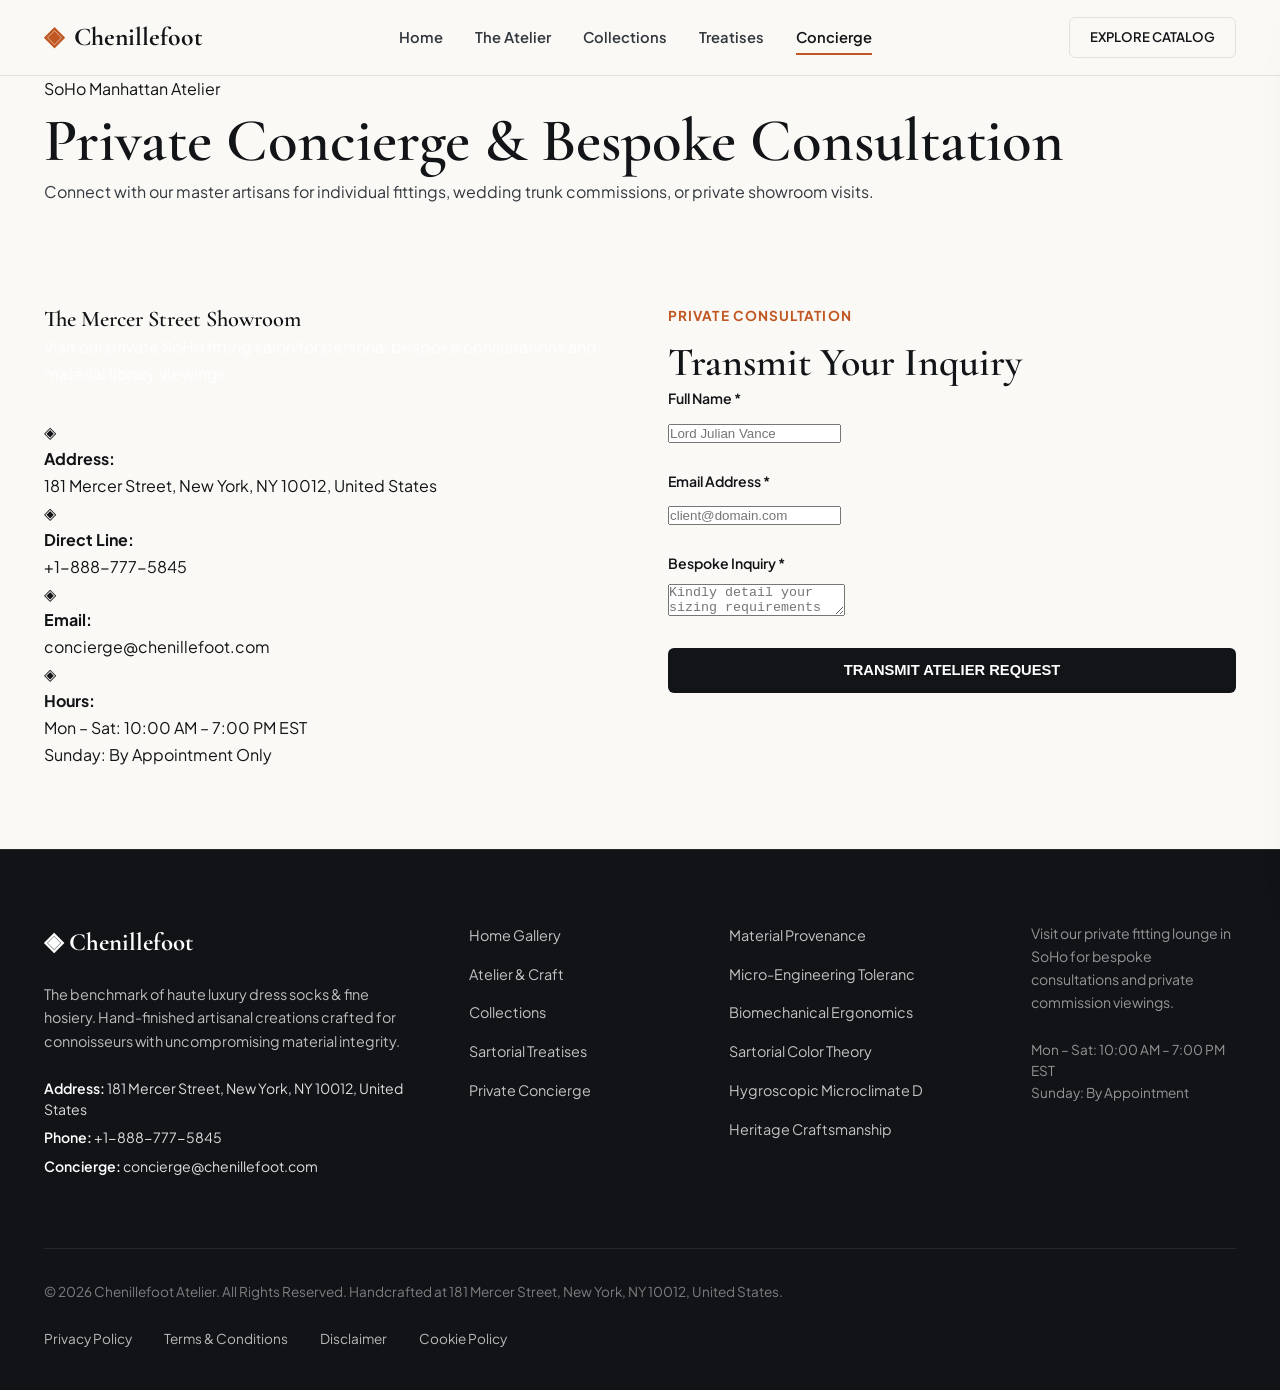
<file: contact.html>
<!DOCTYPE html>
<html lang="en">
<head>
  <meta charset="UTF-8">
  <meta name="viewport" content="width=device-width, initial-scale=1.0">
  <title>Private Concierge & Showroom Appointments — Chenillefoot</title>
  <meta name="description" content="Contact Chenillefoot at 181 Mercer Street, New York, NY 10012 or call +1-888-777-5845.">
  <link rel="canonical" href="https://chenillefoot.com/contact.html">
  <link rel="preconnect" href="https://fonts.googleapis.com">
  <link rel="preconnect" href="https://fonts.gstatic.com" crossorigin>
  <link href="https://fonts.googleapis.com/css2?family=Cormorant+Garamond:ital,wght@0,400;0,600;0,700;1,400&family=Plus+Jakarta+Sans:wght@300;400;500;600;700&display=swap" rel="stylesheet">
  <link rel="stylesheet" href="/assets/css/style.css">
  <!-- Google tag (gtag.js) -->
  <script async src="https://www.googletagmanager.com/gtag/js?id=G-0LY0HY7L01"></script>
  <script>
    window.dataLayer = window.dataLayer || [];
    function gtag(){dataLayer.push(arguments);}
    gtag('js', new Date());
    gtag('config', 'G-0LY0HY7L01');
  </script>

</head>
<body>
  <!-- Mandatory Global Site Header (Exactly 1 per page) -->
  <header class="site-header">
    <div class="header-container">
      <a href="/" class="brand-logo" aria-label="Chenillefoot Home">
        <span class="logo-mark">◈</span>
        <span class="logo-text">Chenillefoot</span>
      </a>
      <nav class="desktop-nav" aria-label="Primary Navigation">
        <a href="/" class="nav-link">Home</a>
        <a href="/about.html" class="nav-link">The Atelier</a>
        <a href="/collection.html" class="nav-link">Collections</a>
        <a href="/blog.html" class="nav-link">Treatises</a>
        <a href="/contact.html" class="nav-link active">Concierge</a>
      </nav>
      <div class="header-actions">
        <a href="/collection.html" class="btn btn-sm btn-outline">Explore Catalog</a>
        <button id="drawer-toggle" class="mobile-toggle" aria-label="Open Navigation Menu">
          <span class="hamburger-bar"></span>
          <span class="hamburger-bar"></span>
          <span class="hamburger-bar"></span>
        </button>
      </div>
    </div>
  </header>

  <!-- Mandatory Mobile Navigation Drawer (Exactly 1 per page) -->
  <div class="mobile-drawer" id="mobile-drawer" aria-hidden="true">
    <div class="drawer-header">
      <div class="drawer-brand">Chenillefoot</div>
      <button id="drawer-close" class="drawer-close-btn" aria-label="Close Navigation Menu">&times;</button>
    </div>
    <nav class="drawer-nav" aria-label="Mobile Navigation">
      <a href="/" class="drawer-link">Home</a>
      <a href="/about.html" class="drawer-link">The Atelier &amp; Craft</a>
      <a href="/collection.html" class="drawer-link">Sartorial Hosiery Collection</a>
      <a href="/blog.html" class="drawer-link">Sartorial Treatises</a>
      <a href="/contact.html" class="drawer-link active">Private Concierge</a>
    </nav>
    <div class="drawer-footer">
      <p class="drawer-contact-title">Manhattan Atelier &amp; Suite</p>
      <p class="drawer-contact-info">181 Mercer Street, New York, NY 10012, United States</p>
      <p class="drawer-contact-info">Tel: +1-888-777-5845</p>
      <p class="drawer-contact-info">Email: concierge@chenillefoot.com</p>
    </div>
  </div>
  <div id="drawer-overlay" class="drawer-overlay"></div>
  <section class="page-hero">
    <div class="container">
      <span class="hero-badge">SoHo Manhattan Atelier</span>
      <h1>Private Concierge &amp; Bespoke Consultation</h1>
      <p class="lead">Connect with our master artisans for individual fittings, wedding trunk commissions, or private showroom visits.</p>
    </div>
  </section>
  <main class="section">
    <div class="container">
      <div class="contact-grid">
        <div class="contact-info-card">
          <h3>The Mercer Street Showroom</h3>
          <p style="color: rgba(255,255,255,0.88) !important; line-height: 1.7; margin-bottom: 2rem;">Visit our private SoHo fitting salon for personal bespoke consultations and material library viewings.</p>
          <div class="contact-detail-row"><span class="contact-icon">◈</span><div><strong>Address:</strong><br>181 Mercer Street, New York, NY 10012, United States</div></div>
          <div class="contact-detail-row"><span class="contact-icon">◈</span><div><strong>Direct Line:</strong><br>+1-888-777-5845</div></div>
          <div class="contact-detail-row"><span class="contact-icon">◈</span><div><strong>Email:</strong><br>concierge@chenillefoot.com</div></div>
          <div class="contact-detail-row"><span class="contact-icon">◈</span><div><strong>Hours:</strong><br>Mon – Sat: 10:00 AM – 7:00 PM EST<br>Sunday: By Appointment Only</div></div>
        </div>
        <div>
          <div class="section-subtitle">Private Consultation</div>
          <h2>Transmit Your Inquiry</h2>
          <form id="concierge-form">
            <div class="form-group"><label for="client-name" class="form-label">Full Name *</label><input type="text" id="client-name" class="form-control" placeholder="Lord Julian Vance" required></div>
            <div class="form-group"><label for="client-email" class="form-label">Email Address *</label><input type="email" id="client-email" class="form-control" placeholder="client@domain.com" required></div>
            <div class="form-group"><label for="client-message" class="form-label">Bespoke Inquiry *</label><textarea id="client-message" class="form-control" placeholder="Kindly detail your sizing requirements or requested appointment date..." required></textarea></div>
            <button type="submit" class="btn btn-primary" style="width: 100%;">Transmit Atelier Request</button>
            <div id="form-feedback" class="form-feedback"></div>
          </form>
        </div>
      </div>
    </div>
  </main>
  <!-- Mandatory Global Site Footer (Minimalist 4-Column Horizontal Spread Layout) -->
  <footer class="site-footer">
    <div class="container">
      <div class="footer-grid">
        <div class="footer-col">
          <div class="footer-brand">◈ Chenillefoot</div>
          <p class="footer-desc">
            The benchmark of haute luxury dress socks & fine hosiery. Hand-finished artisanal creations crafted for connoisseurs with uncompromising material integrity.
          </p>
          <div class="footer-contact-item"><strong>Address:</strong> 181 Mercer Street, New York, NY 10012, United States</div>
          <div class="footer-contact-item"><strong>Phone:</strong> +1-888-777-5845</div>
          <div class="footer-contact-item"><strong>Concierge:</strong> concierge@chenillefoot.com</div>
        </div>
        <div class="footer-col">
          <ul class="footer-links">
            <li><a href="/">Home Gallery</a></li>
            <li><a href="/about.html">Atelier &amp; Craft</a></li>
            <li><a href="/collection.html">Collections</a></li>
            <li><a href="/blog.html">Sartorial Treatises</a></li>
            <li><a href="/contact.html">Private Concierge</a></li>
          </ul>
        </div>
        <div class="footer-col">
          <ul class="footer-links">
            <li><a href="/blog/material-provenance-and-fiber-crystallography.html">Material Provenance</a></li>
            <li><a href="/blog/micro-engineering-tolerances-and-finishing.html">Micro-Engineering Toleranc</a></li>
            <li><a href="/blog/biomechanical-ergonomics-and-wearer-physics.html">Biomechanical Ergonomics</a></li>
            <li><a href="/blog/sartorial-color-theory-and-formal-etiquette.html">Sartorial Color Theory</a></li>
            <li><a href="/blog/hygroscopic-microclimate-thermodynamics.html">Hygroscopic Microclimate D</a></li>
            <li><a href="/blog/bespoke-craftsmanship-and-heritage-methods.html">Heritage Craftsmanship</a></li>
          </ul>
        </div>
        <div class="footer-col">
          <p class="footer-salon-desc">
            Visit our private fitting lounge in SoHo for bespoke consultations and private commission viewings.
          </p>
          <p class="footer-hours">
            Mon &ndash; Sat: 10:00 AM &ndash; 7:00 PM<br>EST<br>Sunday: By Appointment
          </p>
        </div>
      </div>
      <div class="footer-bottom">
        <p>&copy; 2026 Chenillefoot Atelier. All Rights Reserved. Handcrafted at 181 Mercer Street, New York, NY 10012, United States.</p>
        <div class="footer-legal-links">
          <a href="/privacy-policy.html">Privacy Policy</a>
          <a href="/terms-and-conditions.html">Terms &amp; Conditions</a>
          <a href="/disclaimer.html">Disclaimer</a>
          <a href="/cookie-policy.html">Cookie Policy</a>
        </div>
      </div>
    </div>
  </footer>
  <script src="/assets/js/main.js"></script>
</body>
</html>
</file>
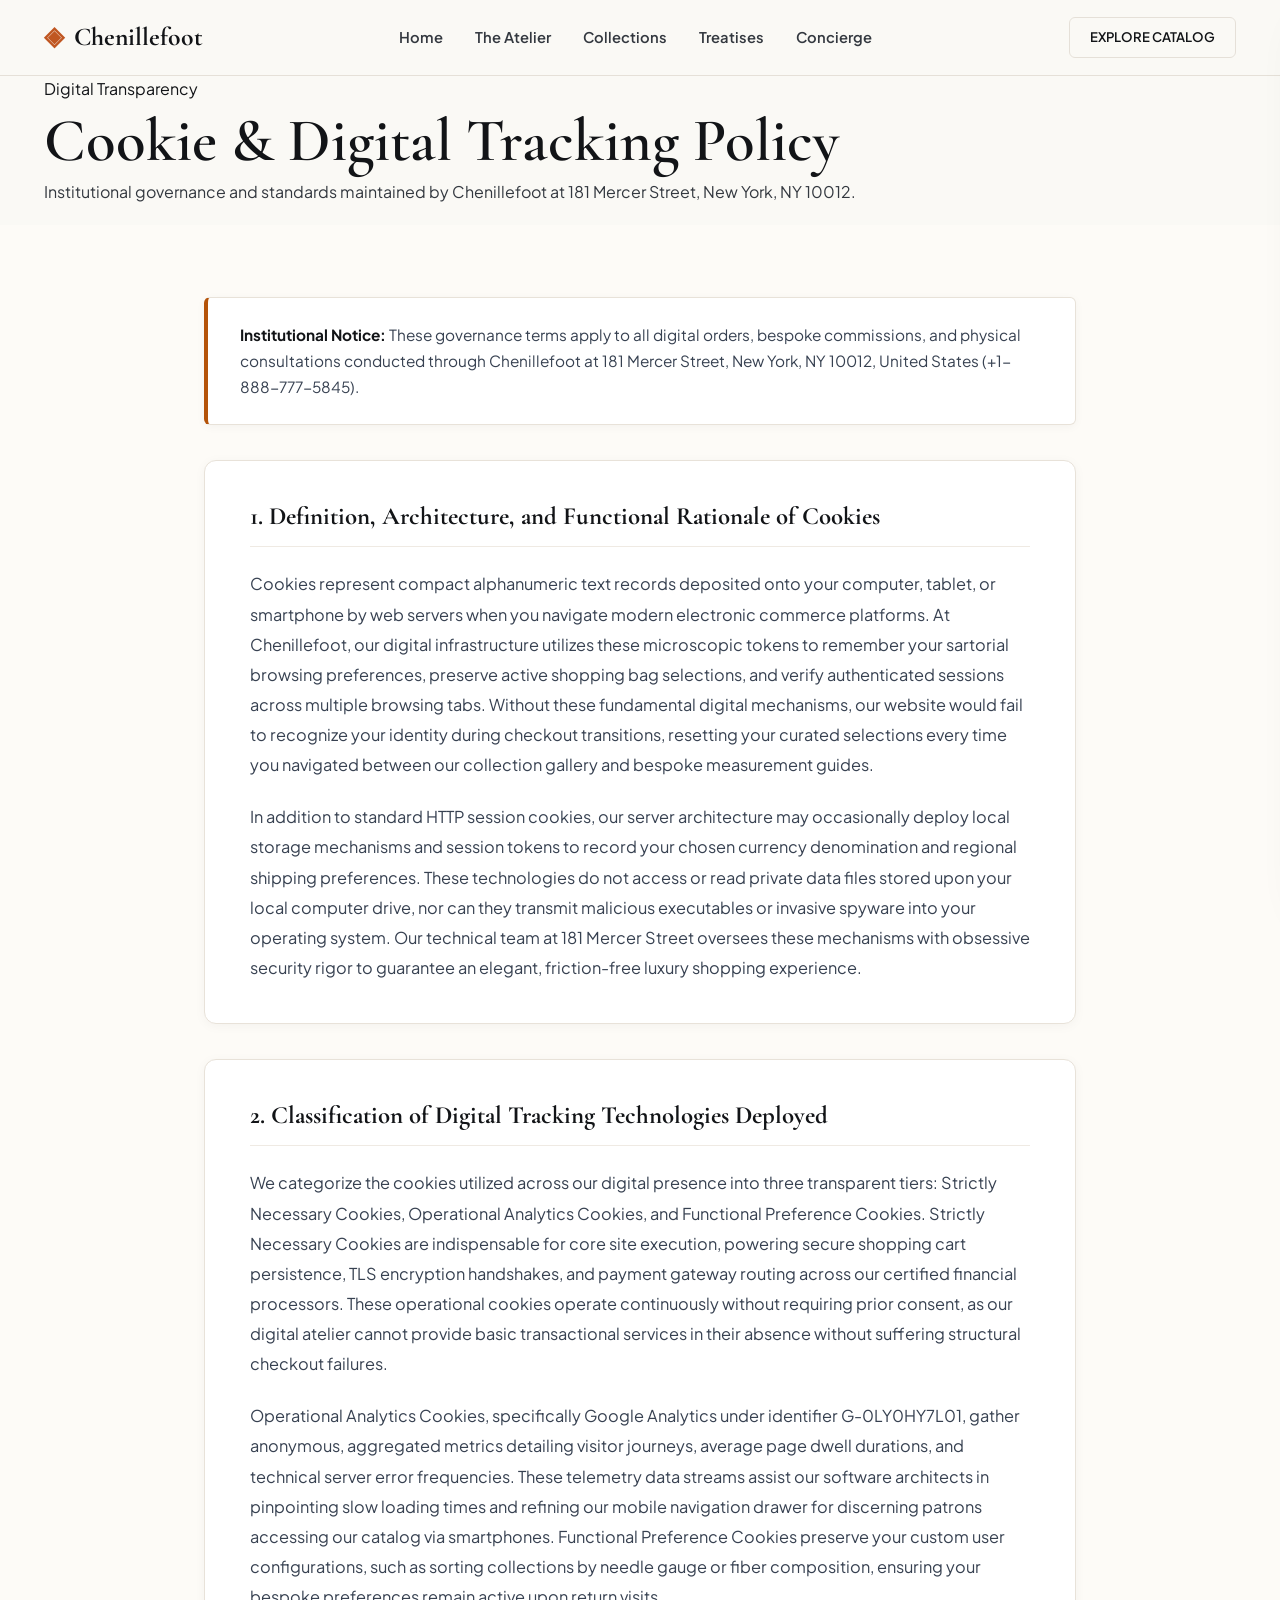
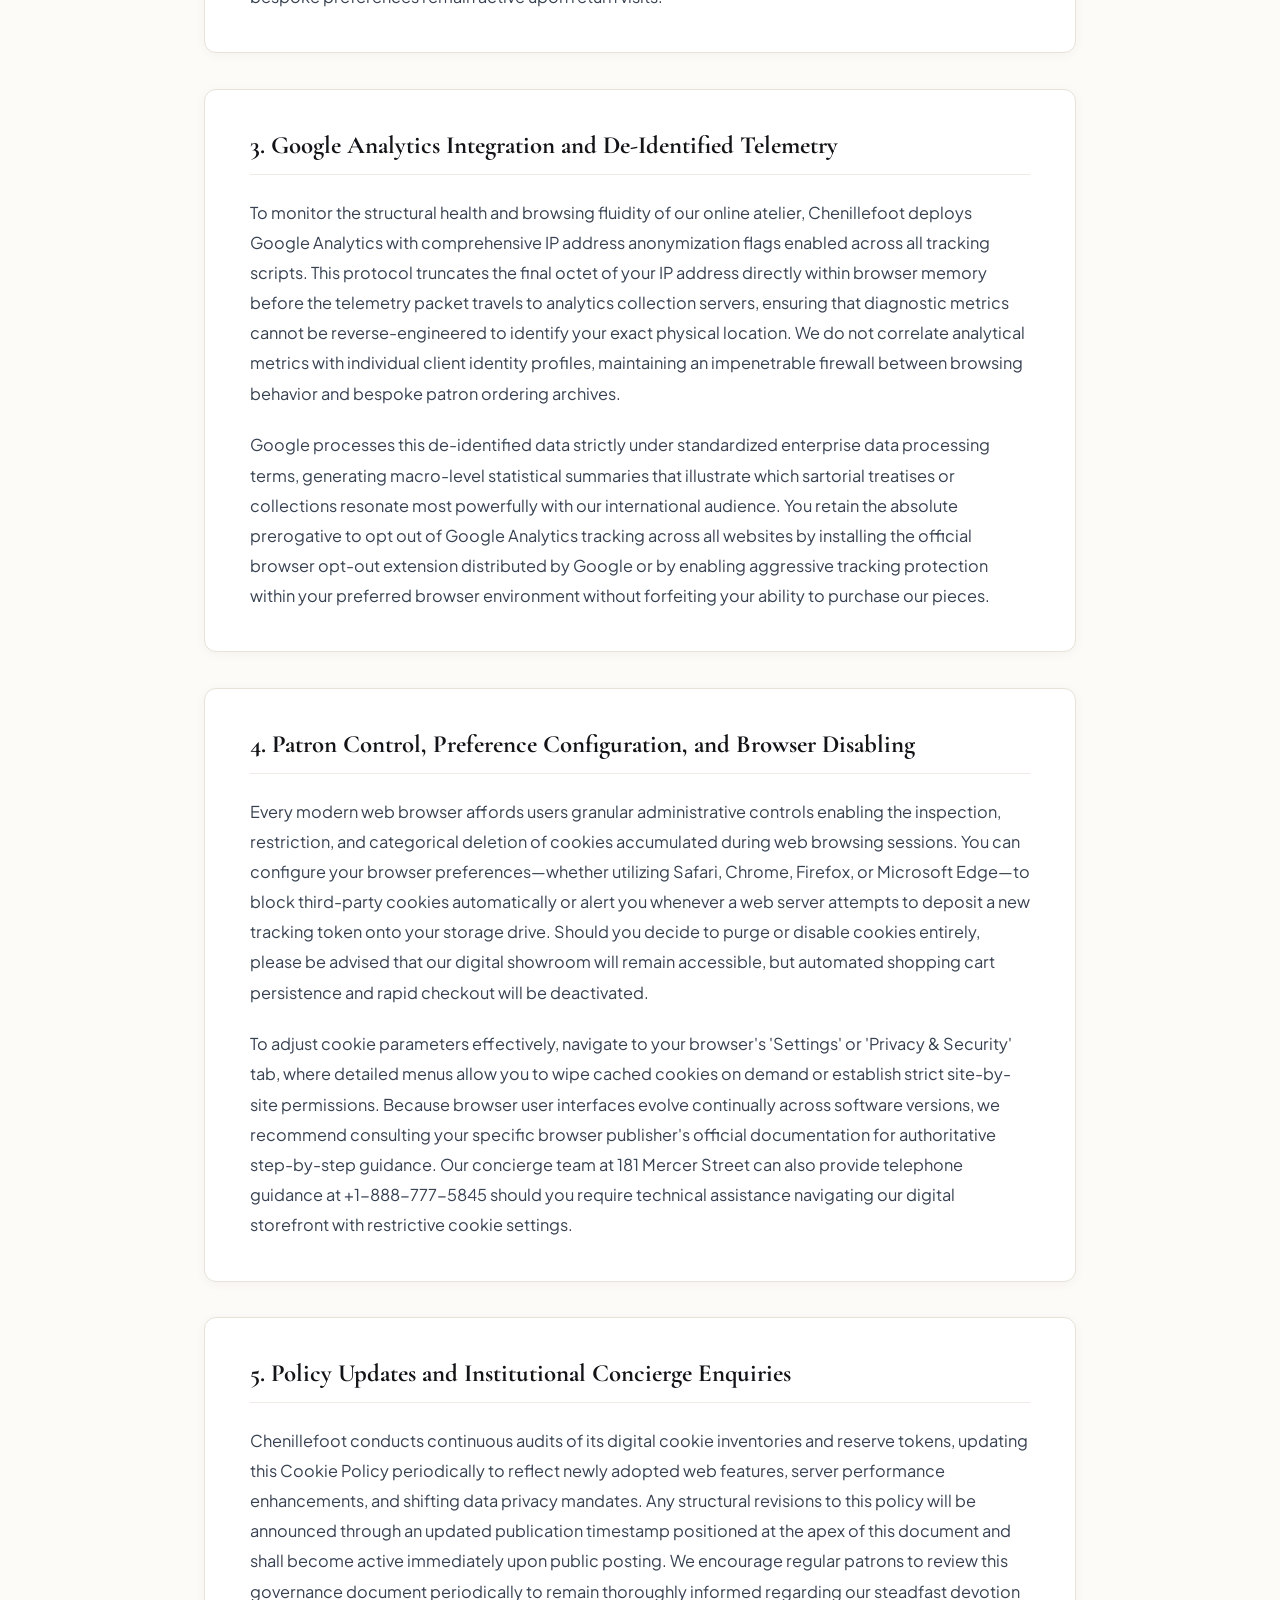
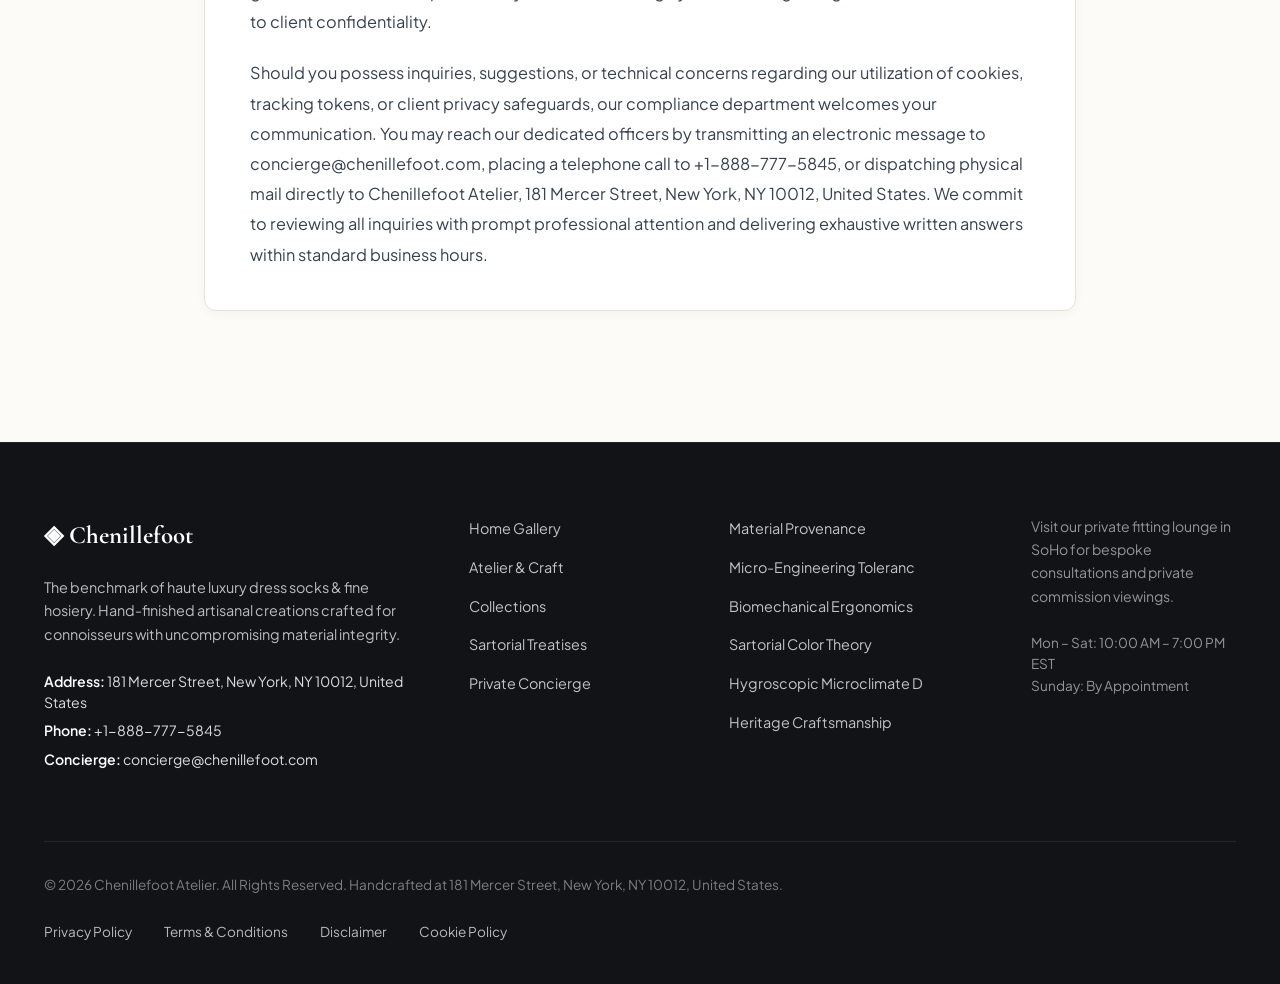
<file: cookie-policy.html>
<!DOCTYPE html>
<html lang="en">
<head>
  <meta charset="UTF-8">
  <meta name="viewport" content="width=device-width, initial-scale=1.0">
  <title>Cookie & Digital Tracking Policy — Chenillefoot</title>
  <meta name="description" content="Official Cookie & Digital Tracking Policy for Chenillefoot at 181 Mercer Street, New York.">
  <link rel="canonical" href="https://chenillefoot.com/cookie-policy.html">
  <link rel="preconnect" href="https://fonts.googleapis.com">
  <link rel="preconnect" href="https://fonts.gstatic.com" crossorigin>
  <link href="https://fonts.googleapis.com/css2?family=Cormorant+Garamond:ital,wght@0,400;0,600;0,700;1,400&family=Plus+Jakarta+Sans:wght@300;400;500;600;700&display=swap" rel="stylesheet">
  <link rel="stylesheet" href="/assets/css/style.css">
  <!-- Google tag (gtag.js) -->
  <script async src="https://www.googletagmanager.com/gtag/js?id=G-0LY0HY7L01"></script>
  <script>
    window.dataLayer = window.dataLayer || [];
    function gtag(){dataLayer.push(arguments);}
    gtag('js', new Date());
    gtag('config', 'G-0LY0HY7L01');
  </script>

</head>
<body>
  <!-- Mandatory Global Site Header (Exactly 1 per page) -->
  <header class="site-header">
    <div class="header-container">
      <a href="/" class="brand-logo" aria-label="Chenillefoot Home">
        <span class="logo-mark">◈</span>
        <span class="logo-text">Chenillefoot</span>
      </a>
      <nav class="desktop-nav" aria-label="Primary Navigation">
        <a href="/" class="nav-link">Home</a>
        <a href="/about.html" class="nav-link">The Atelier</a>
        <a href="/collection.html" class="nav-link">Collections</a>
        <a href="/blog.html" class="nav-link">Treatises</a>
        <a href="/contact.html" class="nav-link">Concierge</a>
      </nav>
      <div class="header-actions">
        <a href="/collection.html" class="btn btn-sm btn-outline">Explore Catalog</a>
        <button id="drawer-toggle" class="mobile-toggle" aria-label="Open Navigation Menu">
          <span class="hamburger-bar"></span>
          <span class="hamburger-bar"></span>
          <span class="hamburger-bar"></span>
        </button>
      </div>
    </div>
  </header>

  <!-- Mandatory Mobile Navigation Drawer (Exactly 1 per page) -->
  <div class="mobile-drawer" id="mobile-drawer" aria-hidden="true">
    <div class="drawer-header">
      <div class="drawer-brand">Chenillefoot</div>
      <button id="drawer-close" class="drawer-close-btn" aria-label="Close Navigation Menu">&times;</button>
    </div>
    <nav class="drawer-nav" aria-label="Mobile Navigation">
      <a href="/" class="drawer-link">Home</a>
      <a href="/about.html" class="drawer-link">The Atelier &amp; Craft</a>
      <a href="/collection.html" class="drawer-link">Sartorial Hosiery Collection</a>
      <a href="/blog.html" class="drawer-link">Sartorial Treatises</a>
      <a href="/contact.html" class="drawer-link">Private Concierge</a>
    </nav>
    <div class="drawer-footer">
      <p class="drawer-contact-title">Manhattan Atelier &amp; Suite</p>
      <p class="drawer-contact-info">181 Mercer Street, New York, NY 10012, United States</p>
      <p class="drawer-contact-info">Tel: +1-888-777-5845</p>
      <p class="drawer-contact-info">Email: concierge@chenillefoot.com</p>
    </div>
  </div>
  <div id="drawer-overlay" class="drawer-overlay"></div>
  <section class="page-hero">
    <div class="container">
      <span class="hero-badge">Digital Transparency</span>
      <h1>Cookie & Digital Tracking Policy</h1>
      <p class="lead">Institutional governance and standards maintained by Chenillefoot at 181 Mercer Street, New York, NY 10012.</p>
    </div>
  </section>
  <main class="policy-page-wrapper">
    <div class="policy-container">
      <div class="policy-box">
        <strong>Institutional Notice:</strong> These governance terms apply to all digital orders, bespoke commissions, and physical consultations conducted through Chenillefoot at 181 Mercer Street, New York, NY 10012, United States (+1-888-777-5845).
      </div>      <article class="policy-block">
        <h2>1. Definition, Architecture, and Functional Rationale of Cookies</h2>        <p class="policy-p">Cookies represent compact alphanumeric text records deposited onto your computer, tablet, or smartphone by web servers when you navigate modern electronic commerce platforms. At Chenillefoot, our digital infrastructure utilizes these microscopic tokens to remember your sartorial browsing preferences, preserve active shopping bag selections, and verify authenticated sessions across multiple browsing tabs. Without these fundamental digital mechanisms, our website would fail to recognize your identity during checkout transitions, resetting your curated selections every time you navigated between our collection gallery and bespoke measurement guides.</p>        <p class="policy-p">In addition to standard HTTP session cookies, our server architecture may occasionally deploy local storage mechanisms and session tokens to record your chosen currency denomination and regional shipping preferences. These technologies do not access or read private data files stored upon your local computer drive, nor can they transmit malicious executables or invasive spyware into your operating system. Our technical team at 181 Mercer Street oversees these mechanisms with obsessive security rigor to guarantee an elegant, friction-free luxury shopping experience.</p>      </article>      <article class="policy-block">
        <h2>2. Classification of Digital Tracking Technologies Deployed</h2>        <p class="policy-p">We categorize the cookies utilized across our digital presence into three transparent tiers: Strictly Necessary Cookies, Operational Analytics Cookies, and Functional Preference Cookies. Strictly Necessary Cookies are indispensable for core site execution, powering secure shopping cart persistence, TLS encryption handshakes, and payment gateway routing across our certified financial processors. These operational cookies operate continuously without requiring prior consent, as our digital atelier cannot provide basic transactional services in their absence without suffering structural checkout failures.</p>        <p class="policy-p">Operational Analytics Cookies, specifically Google Analytics under identifier G-0LY0HY7L01, gather anonymous, aggregated metrics detailing visitor journeys, average page dwell durations, and technical server error frequencies. These telemetry data streams assist our software architects in pinpointing slow loading times and refining our mobile navigation drawer for discerning patrons accessing our catalog via smartphones. Functional Preference Cookies preserve your custom user configurations, such as sorting collections by needle gauge or fiber composition, ensuring your bespoke preferences remain active upon return visits.</p>      </article>      <article class="policy-block">
        <h2>3. Google Analytics Integration and De-Identified Telemetry</h2>        <p class="policy-p">To monitor the structural health and browsing fluidity of our online atelier, Chenillefoot deploys Google Analytics with comprehensive IP address anonymization flags enabled across all tracking scripts. This protocol truncates the final octet of your IP address directly within browser memory before the telemetry packet travels to analytics collection servers, ensuring that diagnostic metrics cannot be reverse-engineered to identify your exact physical location. We do not correlate analytical metrics with individual client identity profiles, maintaining an impenetrable firewall between browsing behavior and bespoke patron ordering archives.</p>        <p class="policy-p">Google processes this de-identified data strictly under standardized enterprise data processing terms, generating macro-level statistical summaries that illustrate which sartorial treatises or collections resonate most powerfully with our international audience. You retain the absolute prerogative to opt out of Google Analytics tracking across all websites by installing the official browser opt-out extension distributed by Google or by enabling aggressive tracking protection within your preferred browser environment without forfeiting your ability to purchase our pieces.</p>      </article>      <article class="policy-block">
        <h2>4. Patron Control, Preference Configuration, and Browser Disabling</h2>        <p class="policy-p">Every modern web browser affords users granular administrative controls enabling the inspection, restriction, and categorical deletion of cookies accumulated during web browsing sessions. You can configure your browser preferences—whether utilizing Safari, Chrome, Firefox, or Microsoft Edge—to block third-party cookies automatically or alert you whenever a web server attempts to deposit a new tracking token onto your storage drive. Should you decide to purge or disable cookies entirely, please be advised that our digital showroom will remain accessible, but automated shopping cart persistence and rapid checkout will be deactivated.</p>        <p class="policy-p">To adjust cookie parameters effectively, navigate to your browser's 'Settings' or 'Privacy & Security' tab, where detailed menus allow you to wipe cached cookies on demand or establish strict site-by-site permissions. Because browser user interfaces evolve continually across software versions, we recommend consulting your specific browser publisher's official documentation for authoritative step-by-step guidance. Our concierge team at 181 Mercer Street can also provide telephone guidance at +1-888-777-5845 should you require technical assistance navigating our digital storefront with restrictive cookie settings.</p>      </article>      <article class="policy-block">
        <h2>5. Policy Updates and Institutional Concierge Enquiries</h2>        <p class="policy-p">Chenillefoot conducts continuous audits of its digital cookie inventories and reserve tokens, updating this Cookie Policy periodically to reflect newly adopted web features, server performance enhancements, and shifting data privacy mandates. Any structural revisions to this policy will be announced through an updated publication timestamp positioned at the apex of this document and shall become active immediately upon public posting. We encourage regular patrons to review this governance document periodically to remain thoroughly informed regarding our steadfast devotion to client confidentiality.</p>        <p class="policy-p">Should you possess inquiries, suggestions, or technical concerns regarding our utilization of cookies, tracking tokens, or client privacy safeguards, our compliance department welcomes your communication. You may reach our dedicated officers by transmitting an electronic message to concierge@chenillefoot.com, placing a telephone call to +1-888-777-5845, or dispatching physical mail directly to Chenillefoot Atelier, 181 Mercer Street, New York, NY 10012, United States. We commit to reviewing all inquiries with prompt professional attention and delivering exhaustive written answers within standard business hours.</p>      </article>    </div>
  </main>
  <!-- Mandatory Global Site Footer (Minimalist 4-Column Horizontal Spread Layout) -->
  <footer class="site-footer">
    <div class="container">
      <div class="footer-grid">
        <div class="footer-col">
          <div class="footer-brand">◈ Chenillefoot</div>
          <p class="footer-desc">
            The benchmark of haute luxury dress socks & fine hosiery. Hand-finished artisanal creations crafted for connoisseurs with uncompromising material integrity.
          </p>
          <div class="footer-contact-item"><strong>Address:</strong> 181 Mercer Street, New York, NY 10012, United States</div>
          <div class="footer-contact-item"><strong>Phone:</strong> +1-888-777-5845</div>
          <div class="footer-contact-item"><strong>Concierge:</strong> concierge@chenillefoot.com</div>
        </div>
        <div class="footer-col">
          <ul class="footer-links">
            <li><a href="/">Home Gallery</a></li>
            <li><a href="/about.html">Atelier &amp; Craft</a></li>
            <li><a href="/collection.html">Collections</a></li>
            <li><a href="/blog.html">Sartorial Treatises</a></li>
            <li><a href="/contact.html">Private Concierge</a></li>
          </ul>
        </div>
        <div class="footer-col">
          <ul class="footer-links">
            <li><a href="/blog/material-provenance-and-fiber-crystallography.html">Material Provenance</a></li>
            <li><a href="/blog/micro-engineering-tolerances-and-finishing.html">Micro-Engineering Toleranc</a></li>
            <li><a href="/blog/biomechanical-ergonomics-and-wearer-physics.html">Biomechanical Ergonomics</a></li>
            <li><a href="/blog/sartorial-color-theory-and-formal-etiquette.html">Sartorial Color Theory</a></li>
            <li><a href="/blog/hygroscopic-microclimate-thermodynamics.html">Hygroscopic Microclimate D</a></li>
            <li><a href="/blog/bespoke-craftsmanship-and-heritage-methods.html">Heritage Craftsmanship</a></li>
          </ul>
        </div>
        <div class="footer-col">
          <p class="footer-salon-desc">
            Visit our private fitting lounge in SoHo for bespoke consultations and private commission viewings.
          </p>
          <p class="footer-hours">
            Mon &ndash; Sat: 10:00 AM &ndash; 7:00 PM<br>EST<br>Sunday: By Appointment
          </p>
        </div>
      </div>
      <div class="footer-bottom">
        <p>&copy; 2026 Chenillefoot Atelier. All Rights Reserved. Handcrafted at 181 Mercer Street, New York, NY 10012, United States.</p>
        <div class="footer-legal-links">
          <a href="/privacy-policy.html">Privacy Policy</a>
          <a href="/terms-and-conditions.html">Terms &amp; Conditions</a>
          <a href="/disclaimer.html">Disclaimer</a>
          <a href="/cookie-policy.html">Cookie Policy</a>
        </div>
      </div>
    </div>
  </footer>
  <script src="/assets/js/main.js"></script>
</body>
</html>
</file>
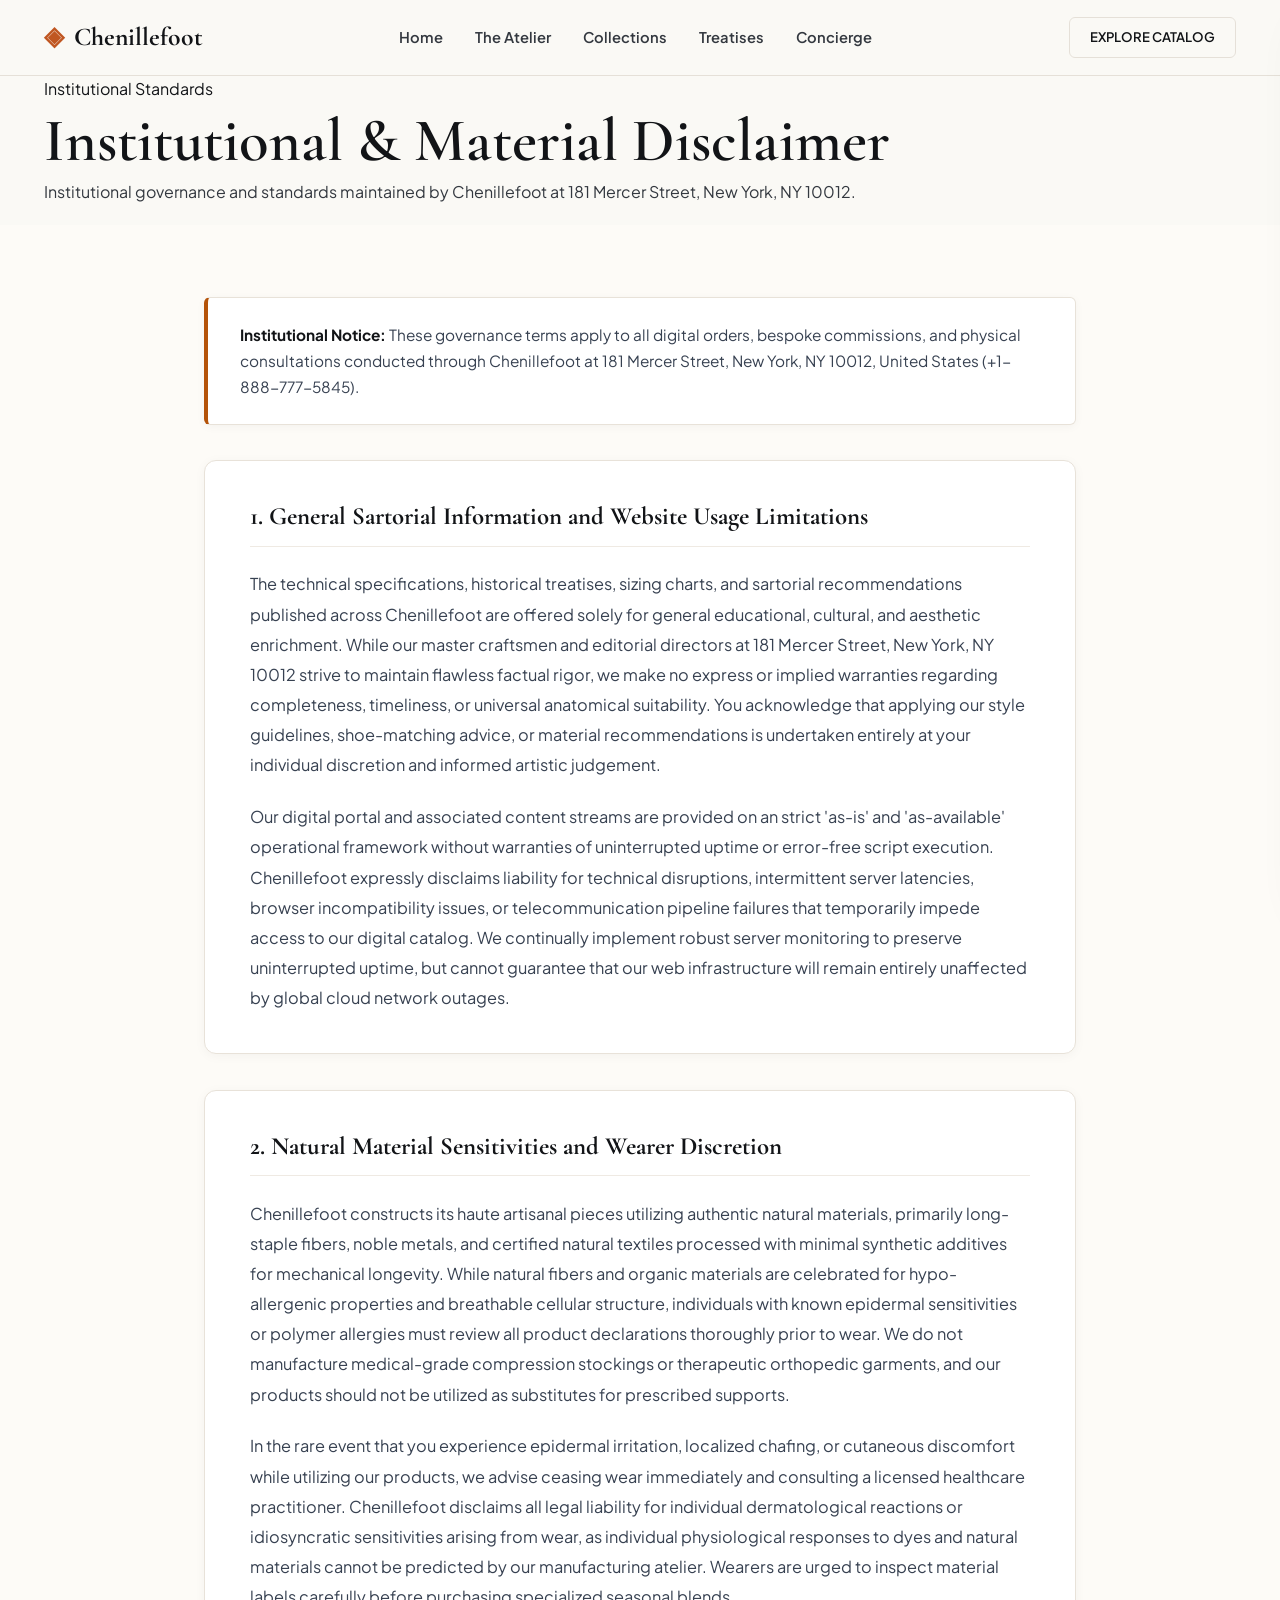
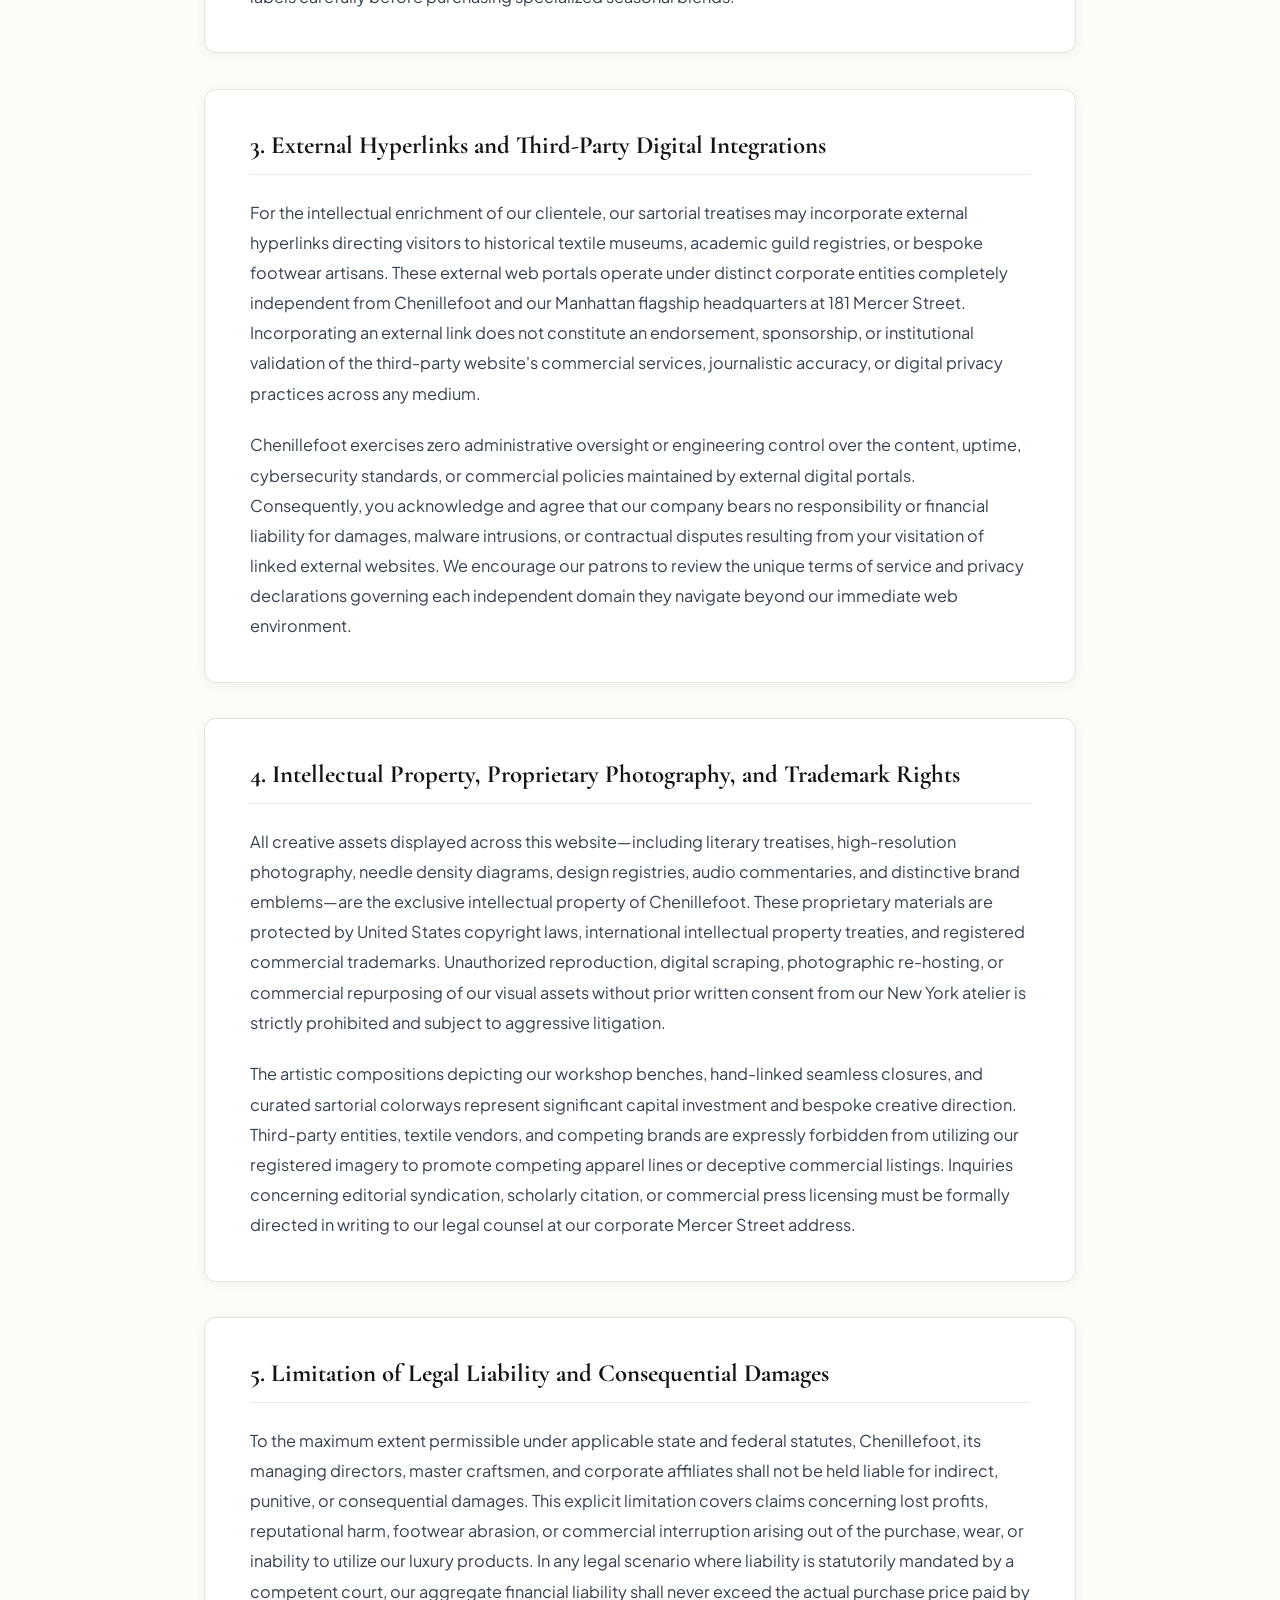
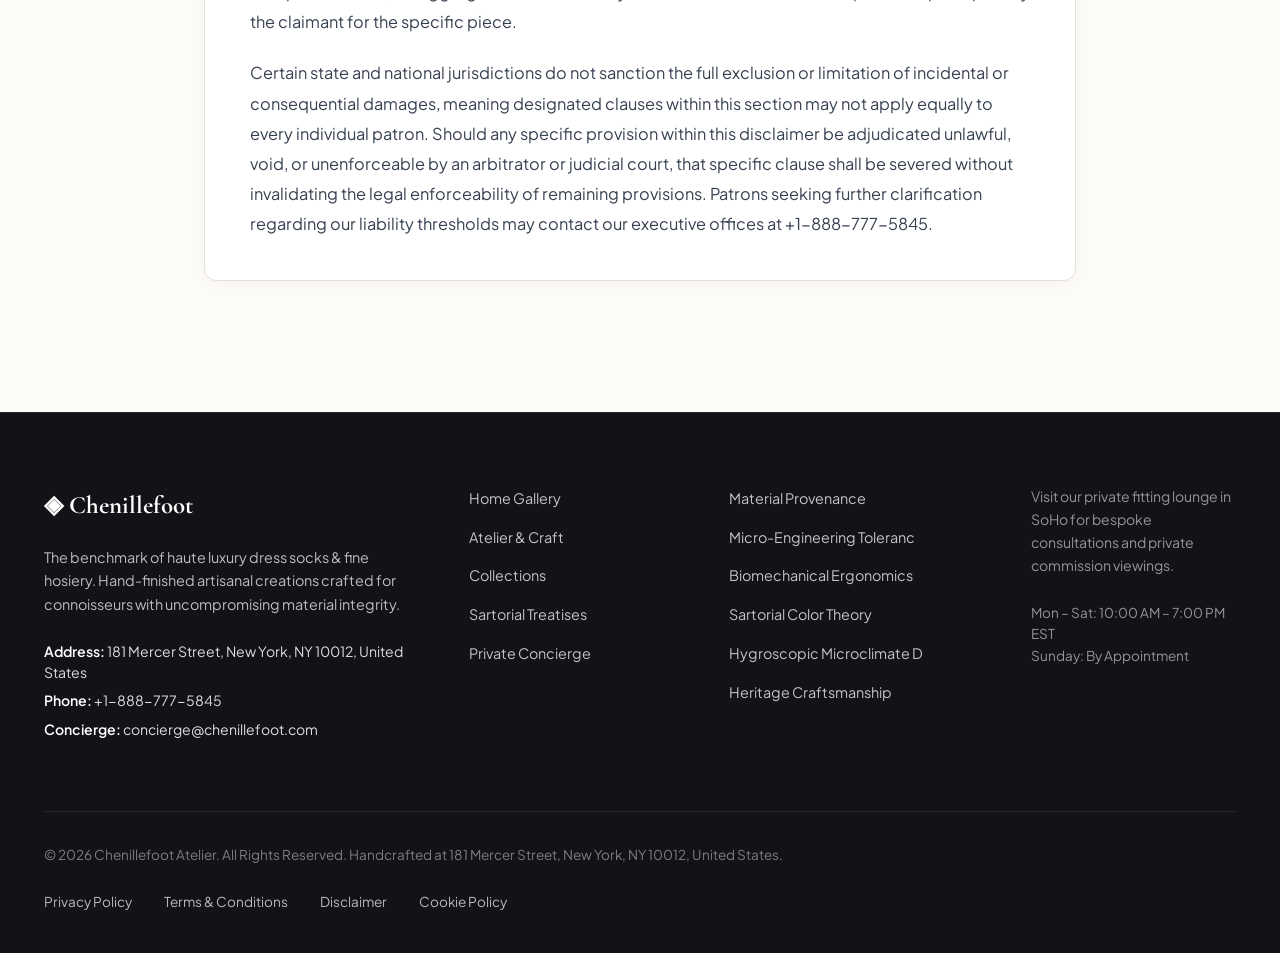
<file: disclaimer.html>
<!DOCTYPE html>
<html lang="en">
<head>
  <meta charset="UTF-8">
  <meta name="viewport" content="width=device-width, initial-scale=1.0">
  <title>Institutional & Material Disclaimer — Chenillefoot</title>
  <meta name="description" content="Official Institutional & Material Disclaimer for Chenillefoot at 181 Mercer Street, New York.">
  <link rel="canonical" href="https://chenillefoot.com/disclaimer.html">
  <link rel="preconnect" href="https://fonts.googleapis.com">
  <link rel="preconnect" href="https://fonts.gstatic.com" crossorigin>
  <link href="https://fonts.googleapis.com/css2?family=Cormorant+Garamond:ital,wght@0,400;0,600;0,700;1,400&family=Plus+Jakarta+Sans:wght@300;400;500;600;700&display=swap" rel="stylesheet">
  <link rel="stylesheet" href="/assets/css/style.css">
  <!-- Google tag (gtag.js) -->
  <script async src="https://www.googletagmanager.com/gtag/js?id=G-0LY0HY7L01"></script>
  <script>
    window.dataLayer = window.dataLayer || [];
    function gtag(){dataLayer.push(arguments);}
    gtag('js', new Date());
    gtag('config', 'G-0LY0HY7L01');
  </script>

</head>
<body>
  <!-- Mandatory Global Site Header (Exactly 1 per page) -->
  <header class="site-header">
    <div class="header-container">
      <a href="/" class="brand-logo" aria-label="Chenillefoot Home">
        <span class="logo-mark">◈</span>
        <span class="logo-text">Chenillefoot</span>
      </a>
      <nav class="desktop-nav" aria-label="Primary Navigation">
        <a href="/" class="nav-link">Home</a>
        <a href="/about.html" class="nav-link">The Atelier</a>
        <a href="/collection.html" class="nav-link">Collections</a>
        <a href="/blog.html" class="nav-link">Treatises</a>
        <a href="/contact.html" class="nav-link">Concierge</a>
      </nav>
      <div class="header-actions">
        <a href="/collection.html" class="btn btn-sm btn-outline">Explore Catalog</a>
        <button id="drawer-toggle" class="mobile-toggle" aria-label="Open Navigation Menu">
          <span class="hamburger-bar"></span>
          <span class="hamburger-bar"></span>
          <span class="hamburger-bar"></span>
        </button>
      </div>
    </div>
  </header>

  <!-- Mandatory Mobile Navigation Drawer (Exactly 1 per page) -->
  <div class="mobile-drawer" id="mobile-drawer" aria-hidden="true">
    <div class="drawer-header">
      <div class="drawer-brand">Chenillefoot</div>
      <button id="drawer-close" class="drawer-close-btn" aria-label="Close Navigation Menu">&times;</button>
    </div>
    <nav class="drawer-nav" aria-label="Mobile Navigation">
      <a href="/" class="drawer-link">Home</a>
      <a href="/about.html" class="drawer-link">The Atelier &amp; Craft</a>
      <a href="/collection.html" class="drawer-link">Sartorial Hosiery Collection</a>
      <a href="/blog.html" class="drawer-link">Sartorial Treatises</a>
      <a href="/contact.html" class="drawer-link">Private Concierge</a>
    </nav>
    <div class="drawer-footer">
      <p class="drawer-contact-title">Manhattan Atelier &amp; Suite</p>
      <p class="drawer-contact-info">181 Mercer Street, New York, NY 10012, United States</p>
      <p class="drawer-contact-info">Tel: +1-888-777-5845</p>
      <p class="drawer-contact-info">Email: concierge@chenillefoot.com</p>
    </div>
  </div>
  <div id="drawer-overlay" class="drawer-overlay"></div>
  <section class="page-hero">
    <div class="container">
      <span class="hero-badge">Institutional Standards</span>
      <h1>Institutional & Material Disclaimer</h1>
      <p class="lead">Institutional governance and standards maintained by Chenillefoot at 181 Mercer Street, New York, NY 10012.</p>
    </div>
  </section>
  <main class="policy-page-wrapper">
    <div class="policy-container">
      <div class="policy-box">
        <strong>Institutional Notice:</strong> These governance terms apply to all digital orders, bespoke commissions, and physical consultations conducted through Chenillefoot at 181 Mercer Street, New York, NY 10012, United States (+1-888-777-5845).
      </div>      <article class="policy-block">
        <h2>1. General Sartorial Information and Website Usage Limitations</h2>        <p class="policy-p">The technical specifications, historical treatises, sizing charts, and sartorial recommendations published across Chenillefoot are offered solely for general educational, cultural, and aesthetic enrichment. While our master craftsmen and editorial directors at 181 Mercer Street, New York, NY 10012 strive to maintain flawless factual rigor, we make no express or implied warranties regarding completeness, timeliness, or universal anatomical suitability. You acknowledge that applying our style guidelines, shoe-matching advice, or material recommendations is undertaken entirely at your individual discretion and informed artistic judgement.</p>        <p class="policy-p">Our digital portal and associated content streams are provided on an strict 'as-is' and 'as-available' operational framework without warranties of uninterrupted uptime or error-free script execution. Chenillefoot expressly disclaims liability for technical disruptions, intermittent server latencies, browser incompatibility issues, or telecommunication pipeline failures that temporarily impede access to our digital catalog. We continually implement robust server monitoring to preserve uninterrupted uptime, but cannot guarantee that our web infrastructure will remain entirely unaffected by global cloud network outages.</p>      </article>      <article class="policy-block">
        <h2>2. Natural Material Sensitivities and Wearer Discretion</h2>        <p class="policy-p">Chenillefoot constructs its haute artisanal pieces utilizing authentic natural materials, primarily long-staple fibers, noble metals, and certified natural textiles processed with minimal synthetic additives for mechanical longevity. While natural fibers and organic materials are celebrated for hypo-allergenic properties and breathable cellular structure, individuals with known epidermal sensitivities or polymer allergies must review all product declarations thoroughly prior to wear. We do not manufacture medical-grade compression stockings or therapeutic orthopedic garments, and our products should not be utilized as substitutes for prescribed supports.</p>        <p class="policy-p">In the rare event that you experience epidermal irritation, localized chafing, or cutaneous discomfort while utilizing our products, we advise ceasing wear immediately and consulting a licensed healthcare practitioner. Chenillefoot disclaims all legal liability for individual dermatological reactions or idiosyncratic sensitivities arising from wear, as individual physiological responses to dyes and natural materials cannot be predicted by our manufacturing atelier. Wearers are urged to inspect material labels carefully before purchasing specialized seasonal blends.</p>      </article>      <article class="policy-block">
        <h2>3. External Hyperlinks and Third-Party Digital Integrations</h2>        <p class="policy-p">For the intellectual enrichment of our clientele, our sartorial treatises may incorporate external hyperlinks directing visitors to historical textile museums, academic guild registries, or bespoke footwear artisans. These external web portals operate under distinct corporate entities completely independent from Chenillefoot and our Manhattan flagship headquarters at 181 Mercer Street. Incorporating an external link does not constitute an endorsement, sponsorship, or institutional validation of the third-party website's commercial services, journalistic accuracy, or digital privacy practices across any medium.</p>        <p class="policy-p">Chenillefoot exercises zero administrative oversight or engineering control over the content, uptime, cybersecurity standards, or commercial policies maintained by external digital portals. Consequently, you acknowledge and agree that our company bears no responsibility or financial liability for damages, malware intrusions, or contractual disputes resulting from your visitation of linked external websites. We encourage our patrons to review the unique terms of service and privacy declarations governing each independent domain they navigate beyond our immediate web environment.</p>      </article>      <article class="policy-block">
        <h2>4. Intellectual Property, Proprietary Photography, and Trademark Rights</h2>        <p class="policy-p">All creative assets displayed across this website—including literary treatises, high-resolution photography, needle density diagrams, design registries, audio commentaries, and distinctive brand emblems—are the exclusive intellectual property of Chenillefoot. These proprietary materials are protected by United States copyright laws, international intellectual property treaties, and registered commercial trademarks. Unauthorized reproduction, digital scraping, photographic re-hosting, or commercial repurposing of our visual assets without prior written consent from our New York atelier is strictly prohibited and subject to aggressive litigation.</p>        <p class="policy-p">The artistic compositions depicting our workshop benches, hand-linked seamless closures, and curated sartorial colorways represent significant capital investment and bespoke creative direction. Third-party entities, textile vendors, and competing brands are expressly forbidden from utilizing our registered imagery to promote competing apparel lines or deceptive commercial listings. Inquiries concerning editorial syndication, scholarly citation, or commercial press licensing must be formally directed in writing to our legal counsel at our corporate Mercer Street address.</p>      </article>      <article class="policy-block">
        <h2>5. Limitation of Legal Liability and Consequential Damages</h2>        <p class="policy-p">To the maximum extent permissible under applicable state and federal statutes, Chenillefoot, its managing directors, master craftsmen, and corporate affiliates shall not be held liable for indirect, punitive, or consequential damages. This explicit limitation covers claims concerning lost profits, reputational harm, footwear abrasion, or commercial interruption arising out of the purchase, wear, or inability to utilize our luxury products. In any legal scenario where liability is statutorily mandated by a competent court, our aggregate financial liability shall never exceed the actual purchase price paid by the claimant for the specific piece.</p>        <p class="policy-p">Certain state and national jurisdictions do not sanction the full exclusion or limitation of incidental or consequential damages, meaning designated clauses within this section may not apply equally to every individual patron. Should any specific provision within this disclaimer be adjudicated unlawful, void, or unenforceable by an arbitrator or judicial court, that specific clause shall be severed without invalidating the legal enforceability of remaining provisions. Patrons seeking further clarification regarding our liability thresholds may contact our executive offices at +1-888-777-5845.</p>      </article>    </div>
  </main>
  <!-- Mandatory Global Site Footer (Minimalist 4-Column Horizontal Spread Layout) -->
  <footer class="site-footer">
    <div class="container">
      <div class="footer-grid">
        <div class="footer-col">
          <div class="footer-brand">◈ Chenillefoot</div>
          <p class="footer-desc">
            The benchmark of haute luxury dress socks & fine hosiery. Hand-finished artisanal creations crafted for connoisseurs with uncompromising material integrity.
          </p>
          <div class="footer-contact-item"><strong>Address:</strong> 181 Mercer Street, New York, NY 10012, United States</div>
          <div class="footer-contact-item"><strong>Phone:</strong> +1-888-777-5845</div>
          <div class="footer-contact-item"><strong>Concierge:</strong> concierge@chenillefoot.com</div>
        </div>
        <div class="footer-col">
          <ul class="footer-links">
            <li><a href="/">Home Gallery</a></li>
            <li><a href="/about.html">Atelier &amp; Craft</a></li>
            <li><a href="/collection.html">Collections</a></li>
            <li><a href="/blog.html">Sartorial Treatises</a></li>
            <li><a href="/contact.html">Private Concierge</a></li>
          </ul>
        </div>
        <div class="footer-col">
          <ul class="footer-links">
            <li><a href="/blog/material-provenance-and-fiber-crystallography.html">Material Provenance</a></li>
            <li><a href="/blog/micro-engineering-tolerances-and-finishing.html">Micro-Engineering Toleranc</a></li>
            <li><a href="/blog/biomechanical-ergonomics-and-wearer-physics.html">Biomechanical Ergonomics</a></li>
            <li><a href="/blog/sartorial-color-theory-and-formal-etiquette.html">Sartorial Color Theory</a></li>
            <li><a href="/blog/hygroscopic-microclimate-thermodynamics.html">Hygroscopic Microclimate D</a></li>
            <li><a href="/blog/bespoke-craftsmanship-and-heritage-methods.html">Heritage Craftsmanship</a></li>
          </ul>
        </div>
        <div class="footer-col">
          <p class="footer-salon-desc">
            Visit our private fitting lounge in SoHo for bespoke consultations and private commission viewings.
          </p>
          <p class="footer-hours">
            Mon &ndash; Sat: 10:00 AM &ndash; 7:00 PM<br>EST<br>Sunday: By Appointment
          </p>
        </div>
      </div>
      <div class="footer-bottom">
        <p>&copy; 2026 Chenillefoot Atelier. All Rights Reserved. Handcrafted at 181 Mercer Street, New York, NY 10012, United States.</p>
        <div class="footer-legal-links">
          <a href="/privacy-policy.html">Privacy Policy</a>
          <a href="/terms-and-conditions.html">Terms &amp; Conditions</a>
          <a href="/disclaimer.html">Disclaimer</a>
          <a href="/cookie-policy.html">Cookie Policy</a>
        </div>
      </div>
    </div>
  </footer>
  <script src="/assets/js/main.js"></script>
</body>
</html>
</file>
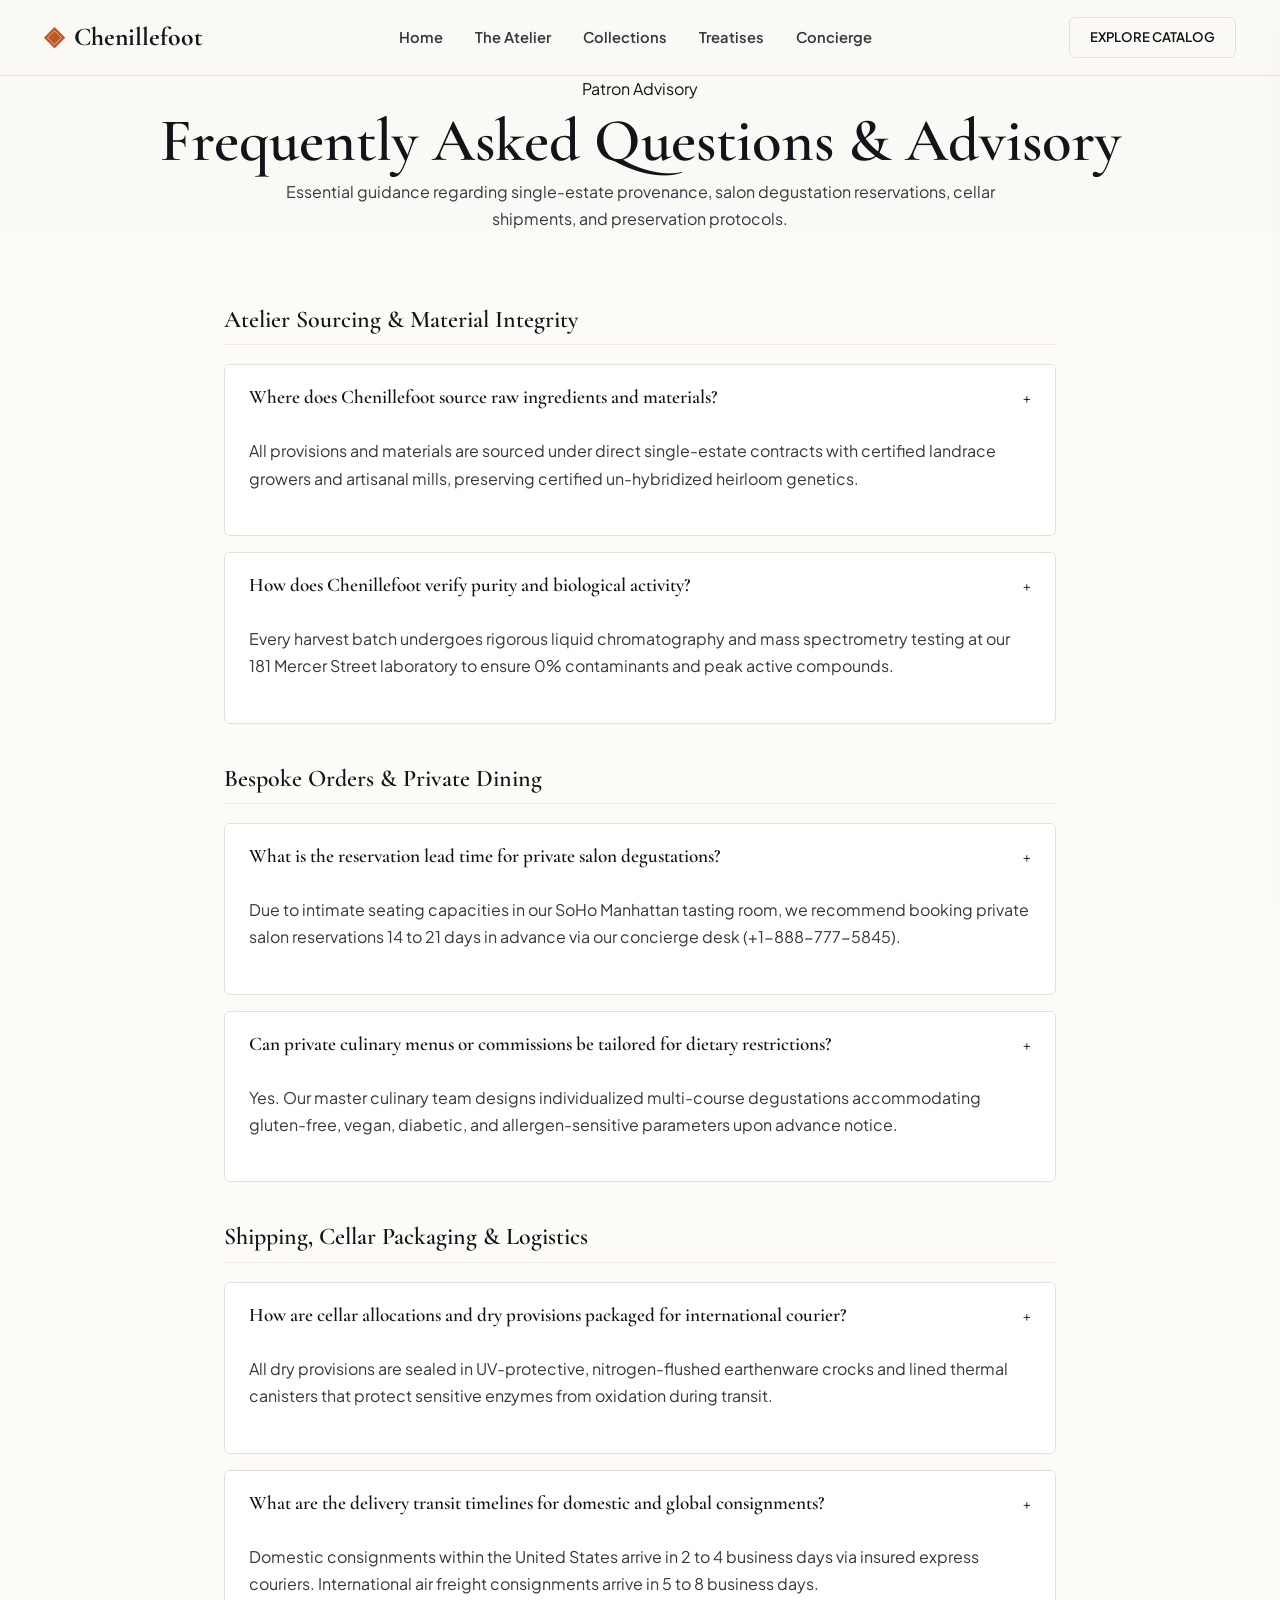
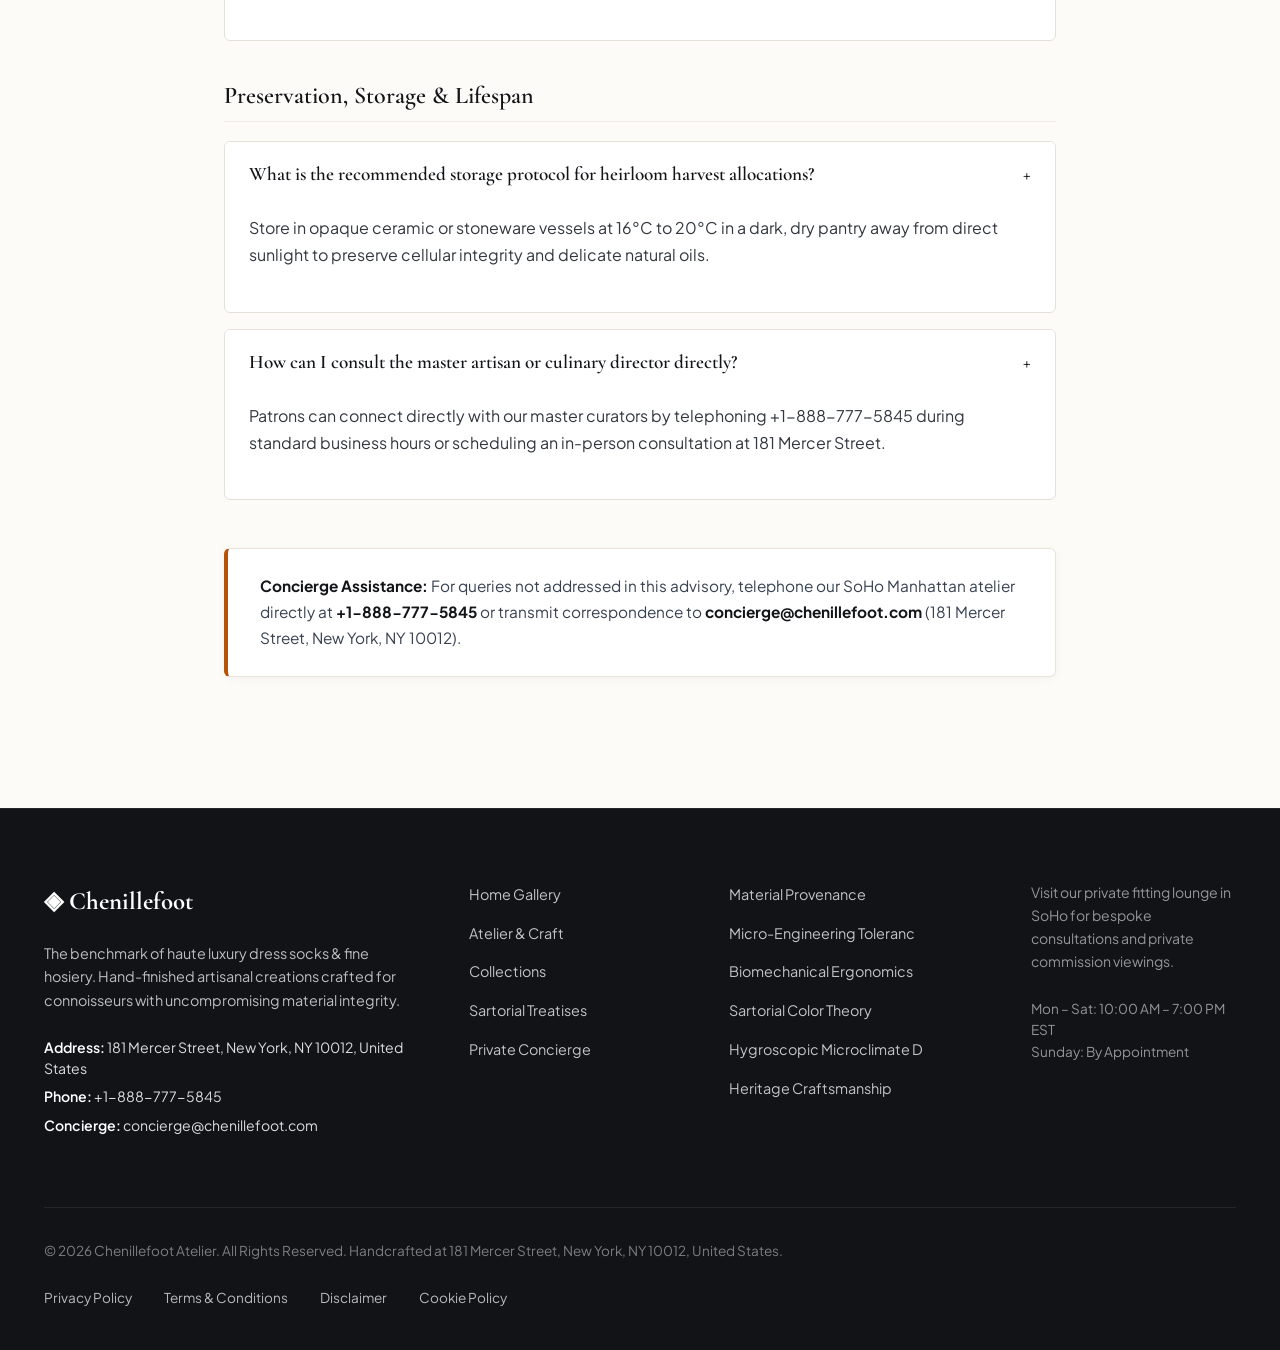
<file: faq.html>
<!DOCTYPE html>
<html lang="en">
<head>
  <meta charset="UTF-8">
  <meta name="viewport" content="width=device-width, initial-scale=1.0">
  <title>Frequently Asked Questions & Patron Advisory — Chenillefoot</title>
  <meta name="description" content="Official patron FAQ and advisory for Chenillefoot at 181 Mercer Street, New York.">
  <link rel="canonical" href="https://chenillefoot.com/faq.html">
  <link rel="preconnect" href="https://fonts.googleapis.com">
  <link rel="preconnect" href="https://fonts.gstatic.com" crossorigin>
  <link href="https://fonts.googleapis.com/css2?family=Cormorant+Garamond:ital,wght@0,400;0,600;0,700;1,400&family=Plus+Jakarta+Sans:wght@300;400;500;600;700&display=swap" rel="stylesheet">
  <link rel="stylesheet" href="/assets/css/style.css">
  <!-- Google tag (gtag.js) -->
  <script async src="https://www.googletagmanager.com/gtag/js?id=G-0LY0HY7L01"></script>
  <script>
    window.dataLayer = window.dataLayer || [];
    function gtag(){dataLayer.push(arguments);}
    gtag('js', new Date());
    gtag('config', 'G-0LY0HY7L01');
  </script>

</head>
<body>
  <!-- Mandatory Global Site Header (Exactly 1 per page) -->
  <header class="site-header">
    <div class="header-container">
      <a href="/" class="brand-logo" aria-label="Chenillefoot Home">
        <span class="logo-mark">◈</span>
        <span class="logo-text">Chenillefoot</span>
      </a>
      <nav class="desktop-nav" aria-label="Primary Navigation">
        <a href="/" class="nav-link">Home</a>
        <a href="/about.html" class="nav-link">The Atelier</a>
        <a href="/collection.html" class="nav-link">Collections</a>
        <a href="/blog.html" class="nav-link">Treatises</a>
        <a href="/contact.html" class="nav-link">Concierge</a>
      </nav>
      <div class="header-actions">
        <a href="/collection.html" class="btn btn-sm btn-outline">Explore Catalog</a>
        <button id="drawer-toggle" class="mobile-toggle" aria-label="Open Navigation Menu">
          <span class="hamburger-bar"></span>
          <span class="hamburger-bar"></span>
          <span class="hamburger-bar"></span>
        </button>
      </div>
    </div>
  </header>

  <!-- Mandatory Mobile Navigation Drawer (Exactly 1 per page) -->
  <div class="mobile-drawer" id="mobile-drawer" aria-hidden="true">
    <div class="drawer-header">
      <div class="drawer-brand">Chenillefoot</div>
      <button id="drawer-close" class="drawer-close-btn" aria-label="Close Navigation Menu">&times;</button>
    </div>
    <nav class="drawer-nav" aria-label="Mobile Navigation">
      <a href="/" class="drawer-link">Home</a>
      <a href="/about.html" class="drawer-link">The Atelier &amp; Craft</a>
      <a href="/collection.html" class="drawer-link">Sartorial Hosiery Collection</a>
      <a href="/blog.html" class="drawer-link">Sartorial Treatises</a>
      <a href="/contact.html" class="drawer-link">Private Concierge</a>
    </nav>
    <div class="drawer-footer">
      <p class="drawer-contact-title">Manhattan Atelier &amp; Suite</p>
      <p class="drawer-contact-info">181 Mercer Street, New York, NY 10012, United States</p>
      <p class="drawer-contact-info">Tel: +1-888-777-5845</p>
      <p class="drawer-contact-info">Email: concierge@chenillefoot.com</p>
    </div>
  </div>
  <div id="drawer-overlay" class="drawer-overlay"></div>
  <section class="page-hero">
    <div class="container text-center">
      <span class="hero-badge">Patron Advisory</span>
      <h1>Frequently Asked Questions &amp; Advisory</h1>
      <p class="lead" style="margin: 0 auto; max-width: 720px;">Essential guidance regarding single-estate provenance, salon degustation reservations, cellar shipments, and preservation protocols.</p>
    </div>
  </section>
  <main class="section" style="padding: 4.5rem 0 6rem; background: #FDFBF7;">
    <div class="container" style="max-width: 880px;">
      <div style="margin-bottom: 2.5rem;">
        <h2 style="font-family: var(--font-serif); font-size: 1.5rem; color: var(--color-primary); margin-bottom: 1.2rem; border-bottom: 1px solid var(--color-border-light); padding-bottom: 0.6rem;">Atelier Sourcing & Material Integrity</h2>
        <div class="faq-section" style="margin: 0;">
          <div class="faq-item">
            <button class="faq-question"><span>Where does Chenillefoot source raw ingredients and materials?</span><span class="faq-icon">+</span></button>
            <div class="faq-answer"><p style="padding-top: 0.5rem; line-height: 1.7;">All provisions and materials are sourced under direct single-estate contracts with certified landrace growers and artisanal mills, preserving certified un-hybridized heirloom genetics.</p></div>
          </div>
          <div class="faq-item">
            <button class="faq-question"><span>How does Chenillefoot verify purity and biological activity?</span><span class="faq-icon">+</span></button>
            <div class="faq-answer"><p style="padding-top: 0.5rem; line-height: 1.7;">Every harvest batch undergoes rigorous liquid chromatography and mass spectrometry testing at our 181 Mercer Street laboratory to ensure 0% contaminants and peak active compounds.</p></div>
          </div>
        </div>
      </div>
      <div style="margin-bottom: 2.5rem;">
        <h2 style="font-family: var(--font-serif); font-size: 1.5rem; color: var(--color-primary); margin-bottom: 1.2rem; border-bottom: 1px solid var(--color-border-light); padding-bottom: 0.6rem;">Bespoke Orders & Private Dining</h2>
        <div class="faq-section" style="margin: 0;">
          <div class="faq-item">
            <button class="faq-question"><span>What is the reservation lead time for private salon degustations?</span><span class="faq-icon">+</span></button>
            <div class="faq-answer"><p style="padding-top: 0.5rem; line-height: 1.7;">Due to intimate seating capacities in our SoHo Manhattan tasting room, we recommend booking private salon reservations 14 to 21 days in advance via our concierge desk (+1-888-777-5845).</p></div>
          </div>
          <div class="faq-item">
            <button class="faq-question"><span>Can private culinary menus or commissions be tailored for dietary restrictions?</span><span class="faq-icon">+</span></button>
            <div class="faq-answer"><p style="padding-top: 0.5rem; line-height: 1.7;">Yes. Our master culinary team designs individualized multi-course degustations accommodating gluten-free, vegan, diabetic, and allergen-sensitive parameters upon advance notice.</p></div>
          </div>
        </div>
      </div>
      <div style="margin-bottom: 2.5rem;">
        <h2 style="font-family: var(--font-serif); font-size: 1.5rem; color: var(--color-primary); margin-bottom: 1.2rem; border-bottom: 1px solid var(--color-border-light); padding-bottom: 0.6rem;">Shipping, Cellar Packaging & Logistics</h2>
        <div class="faq-section" style="margin: 0;">
          <div class="faq-item">
            <button class="faq-question"><span>How are cellar allocations and dry provisions packaged for international courier?</span><span class="faq-icon">+</span></button>
            <div class="faq-answer"><p style="padding-top: 0.5rem; line-height: 1.7;">All dry provisions are sealed in UV-protective, nitrogen-flushed earthenware crocks and lined thermal canisters that protect sensitive enzymes from oxidation during transit.</p></div>
          </div>
          <div class="faq-item">
            <button class="faq-question"><span>What are the delivery transit timelines for domestic and global consignments?</span><span class="faq-icon">+</span></button>
            <div class="faq-answer"><p style="padding-top: 0.5rem; line-height: 1.7;">Domestic consignments within the United States arrive in 2 to 4 business days via insured express couriers. International air freight consignments arrive in 5 to 8 business days.</p></div>
          </div>
        </div>
      </div>
      <div style="margin-bottom: 2.5rem;">
        <h2 style="font-family: var(--font-serif); font-size: 1.5rem; color: var(--color-primary); margin-bottom: 1.2rem; border-bottom: 1px solid var(--color-border-light); padding-bottom: 0.6rem;">Preservation, Storage & Lifespan</h2>
        <div class="faq-section" style="margin: 0;">
          <div class="faq-item">
            <button class="faq-question"><span>What is the recommended storage protocol for heirloom harvest allocations?</span><span class="faq-icon">+</span></button>
            <div class="faq-answer"><p style="padding-top: 0.5rem; line-height: 1.7;">Store in opaque ceramic or stoneware vessels at 16°C to 20°C in a dark, dry pantry away from direct sunlight to preserve cellular integrity and delicate natural oils.</p></div>
          </div>
          <div class="faq-item">
            <button class="faq-question"><span>How can I consult the master artisan or culinary director directly?</span><span class="faq-icon">+</span></button>
            <div class="faq-answer"><p style="padding-top: 0.5rem; line-height: 1.7;">Patrons can connect directly with our master curators by telephoning +1-888-777-5845 during standard business hours or scheduling an in-person consultation at 181 Mercer Street.</p></div>
          </div>
        </div>
      </div>

      <div class="policy-box" style="margin-top: 3rem;">
        <strong>Concierge Assistance:</strong> For queries not addressed in this advisory, telephone our SoHo Manhattan atelier directly at <strong>+1-888-777-5845</strong> or transmit correspondence to <strong>concierge@chenillefoot.com</strong> (181 Mercer Street, New York, NY 10012).
      </div>
    </div>
  </main>
  <!-- Mandatory Global Site Footer (Minimalist 4-Column Horizontal Spread Layout) -->
  <footer class="site-footer">
    <div class="container">
      <div class="footer-grid">
        <div class="footer-col">
          <div class="footer-brand">◈ Chenillefoot</div>
          <p class="footer-desc">
            The benchmark of haute luxury dress socks & fine hosiery. Hand-finished artisanal creations crafted for connoisseurs with uncompromising material integrity.
          </p>
          <div class="footer-contact-item"><strong>Address:</strong> 181 Mercer Street, New York, NY 10012, United States</div>
          <div class="footer-contact-item"><strong>Phone:</strong> +1-888-777-5845</div>
          <div class="footer-contact-item"><strong>Concierge:</strong> concierge@chenillefoot.com</div>
        </div>
        <div class="footer-col">
          <ul class="footer-links">
            <li><a href="/">Home Gallery</a></li>
            <li><a href="/about.html">Atelier &amp; Craft</a></li>
            <li><a href="/collection.html">Collections</a></li>
            <li><a href="/blog.html">Sartorial Treatises</a></li>
            <li><a href="/contact.html">Private Concierge</a></li>
          </ul>
        </div>
        <div class="footer-col">
          <ul class="footer-links">
            <li><a href="/blog/material-provenance-and-fiber-crystallography.html">Material Provenance</a></li>
            <li><a href="/blog/micro-engineering-tolerances-and-finishing.html">Micro-Engineering Toleranc</a></li>
            <li><a href="/blog/biomechanical-ergonomics-and-wearer-physics.html">Biomechanical Ergonomics</a></li>
            <li><a href="/blog/sartorial-color-theory-and-formal-etiquette.html">Sartorial Color Theory</a></li>
            <li><a href="/blog/hygroscopic-microclimate-thermodynamics.html">Hygroscopic Microclimate D</a></li>
            <li><a href="/blog/bespoke-craftsmanship-and-heritage-methods.html">Heritage Craftsmanship</a></li>
          </ul>
        </div>
        <div class="footer-col">
          <p class="footer-salon-desc">
            Visit our private fitting lounge in SoHo for bespoke consultations and private commission viewings.
          </p>
          <p class="footer-hours">
            Mon &ndash; Sat: 10:00 AM &ndash; 7:00 PM<br>EST<br>Sunday: By Appointment
          </p>
        </div>
      </div>
      <div class="footer-bottom">
        <p>&copy; 2026 Chenillefoot Atelier. All Rights Reserved. Handcrafted at 181 Mercer Street, New York, NY 10012, United States.</p>
        <div class="footer-legal-links">
          <a href="/privacy-policy.html">Privacy Policy</a>
          <a href="/terms-and-conditions.html">Terms &amp; Conditions</a>
          <a href="/disclaimer.html">Disclaimer</a>
          <a href="/cookie-policy.html">Cookie Policy</a>
        </div>
      </div>
    </div>
  </footer>
  <script src="/assets/js/main.js"></script>
</body>
</html>
</file>
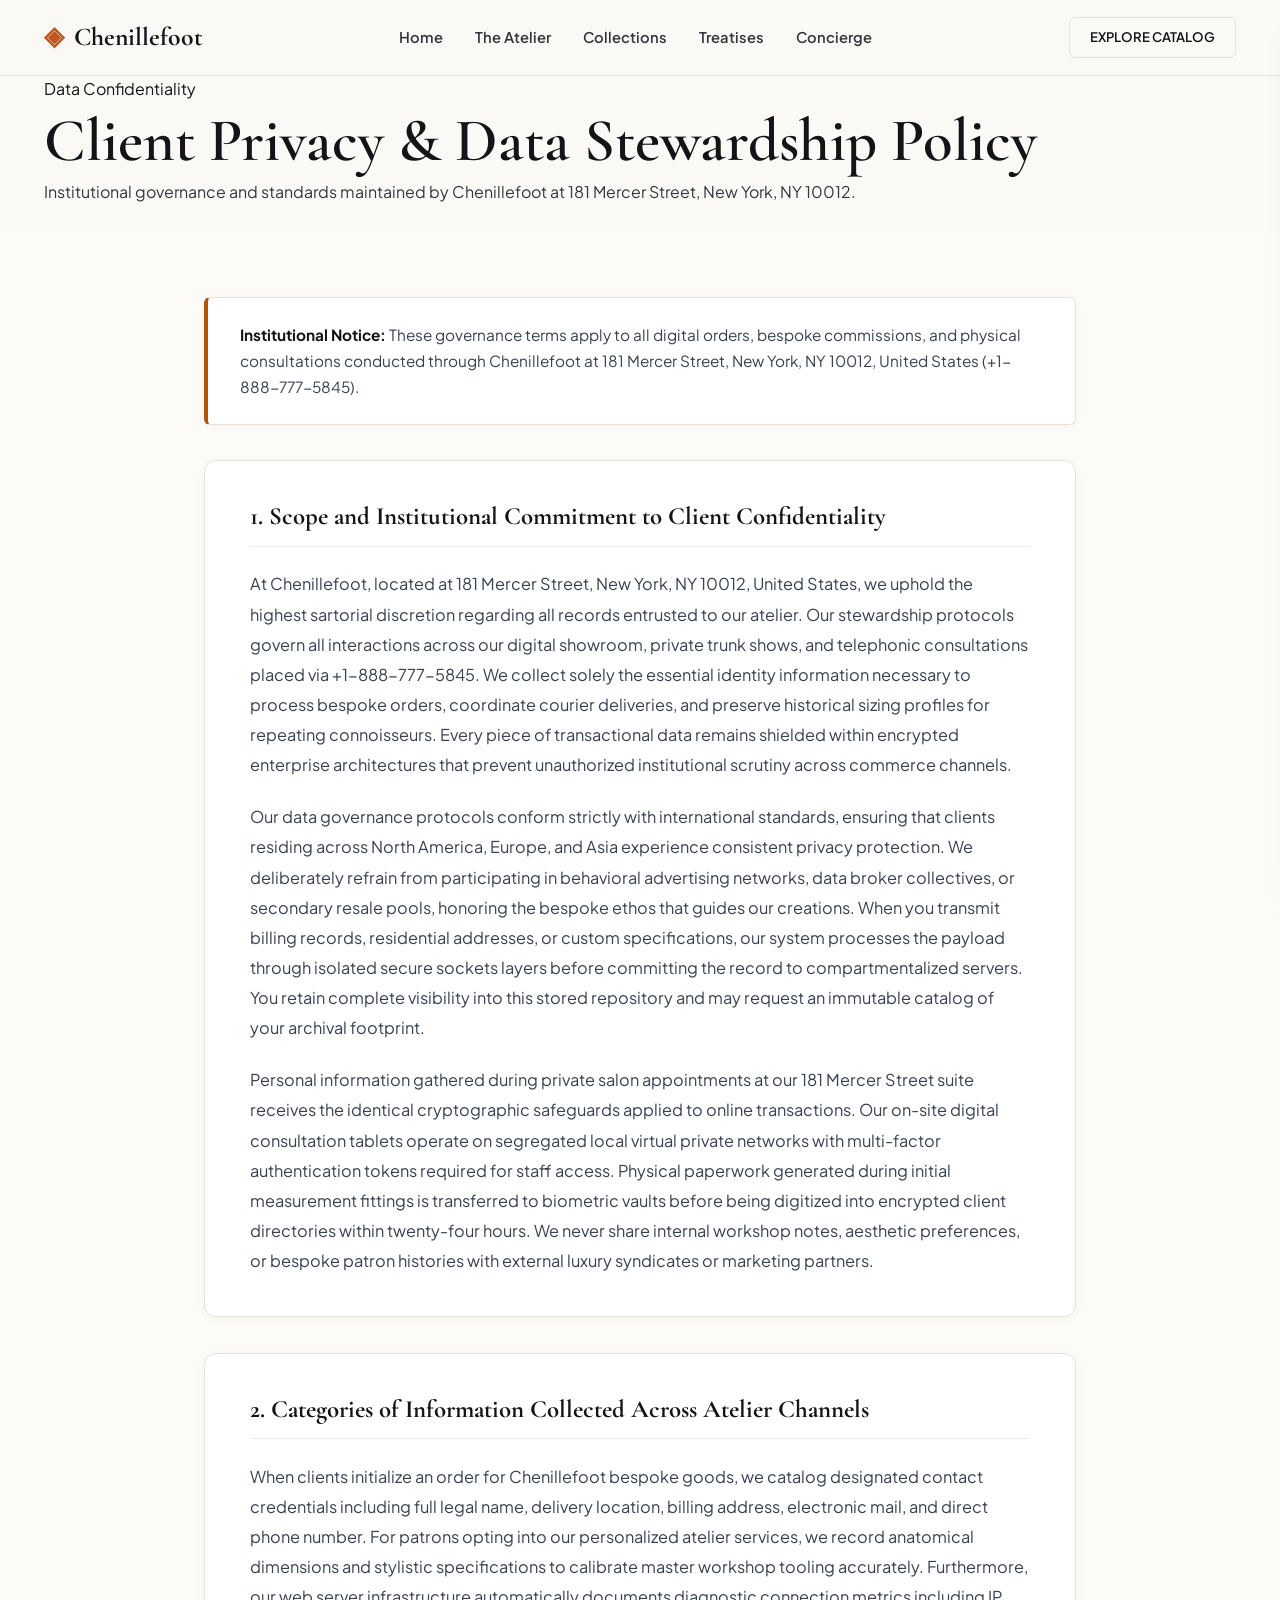
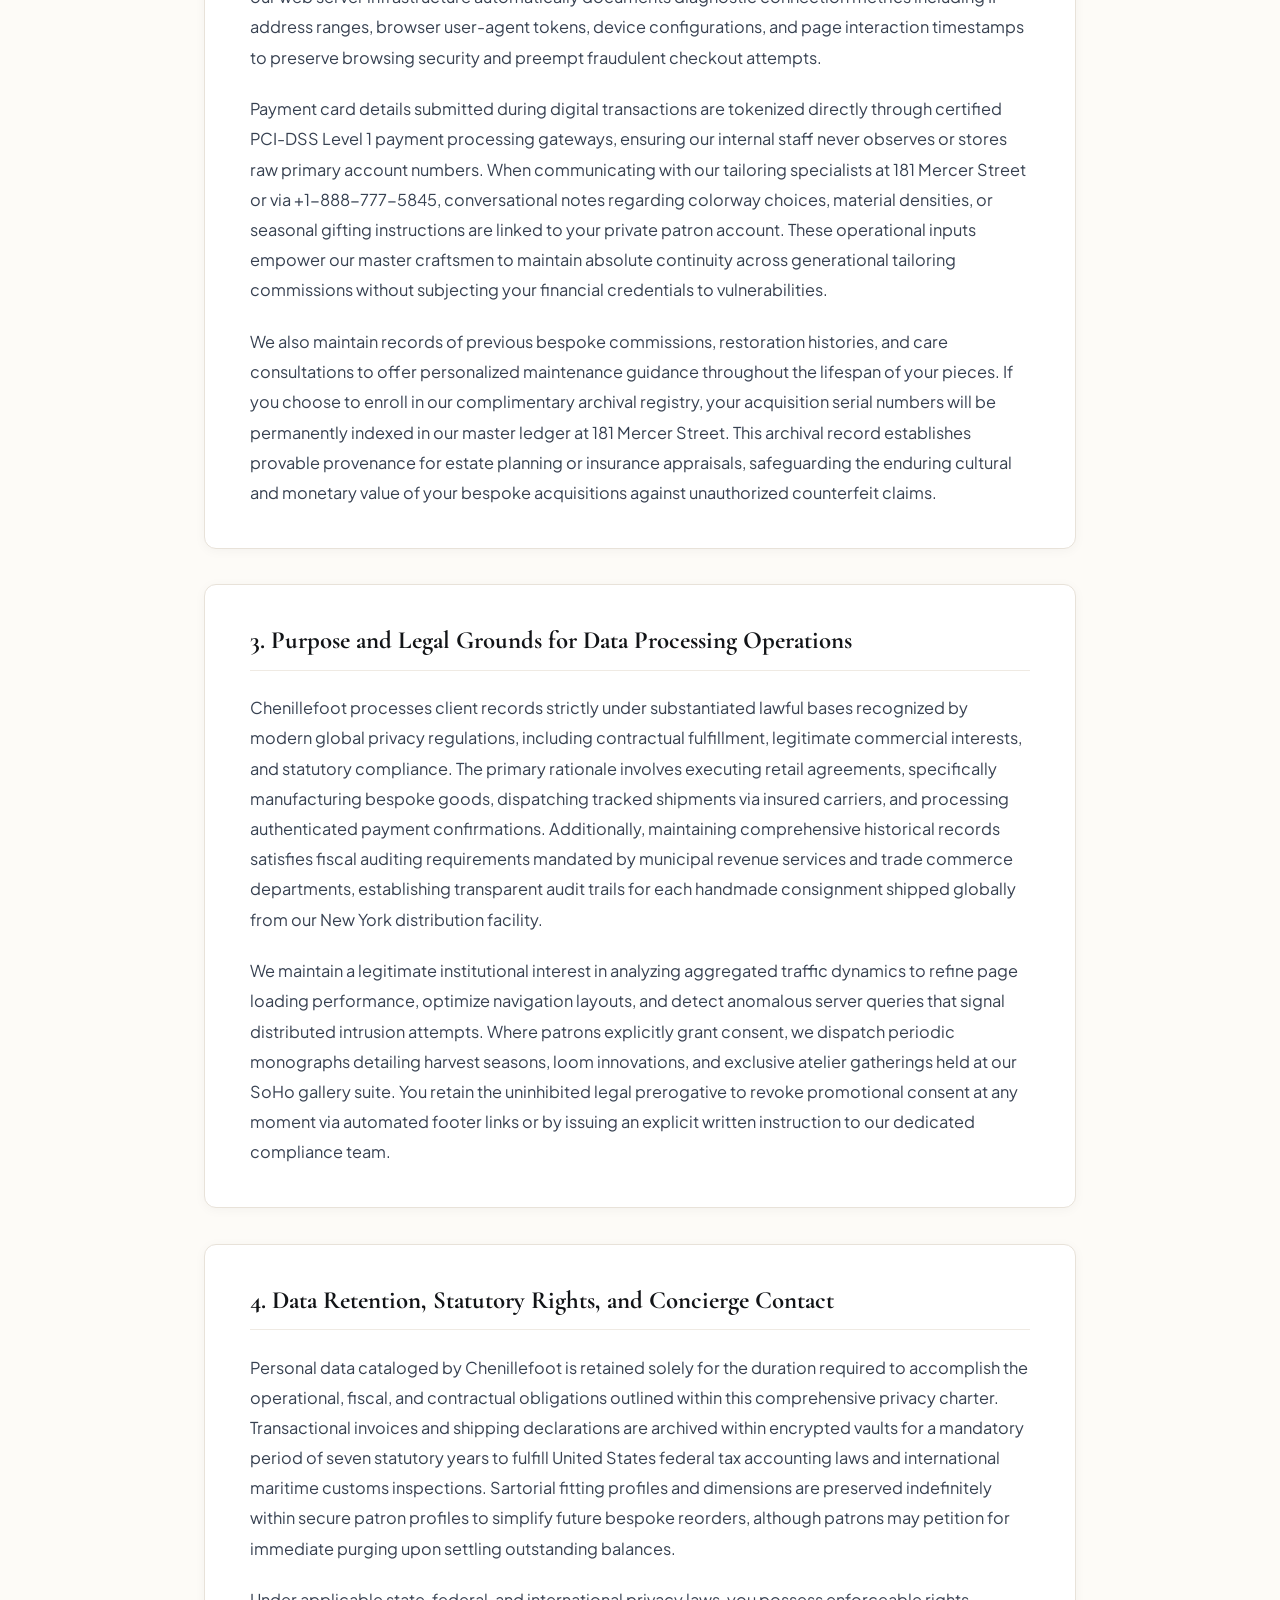
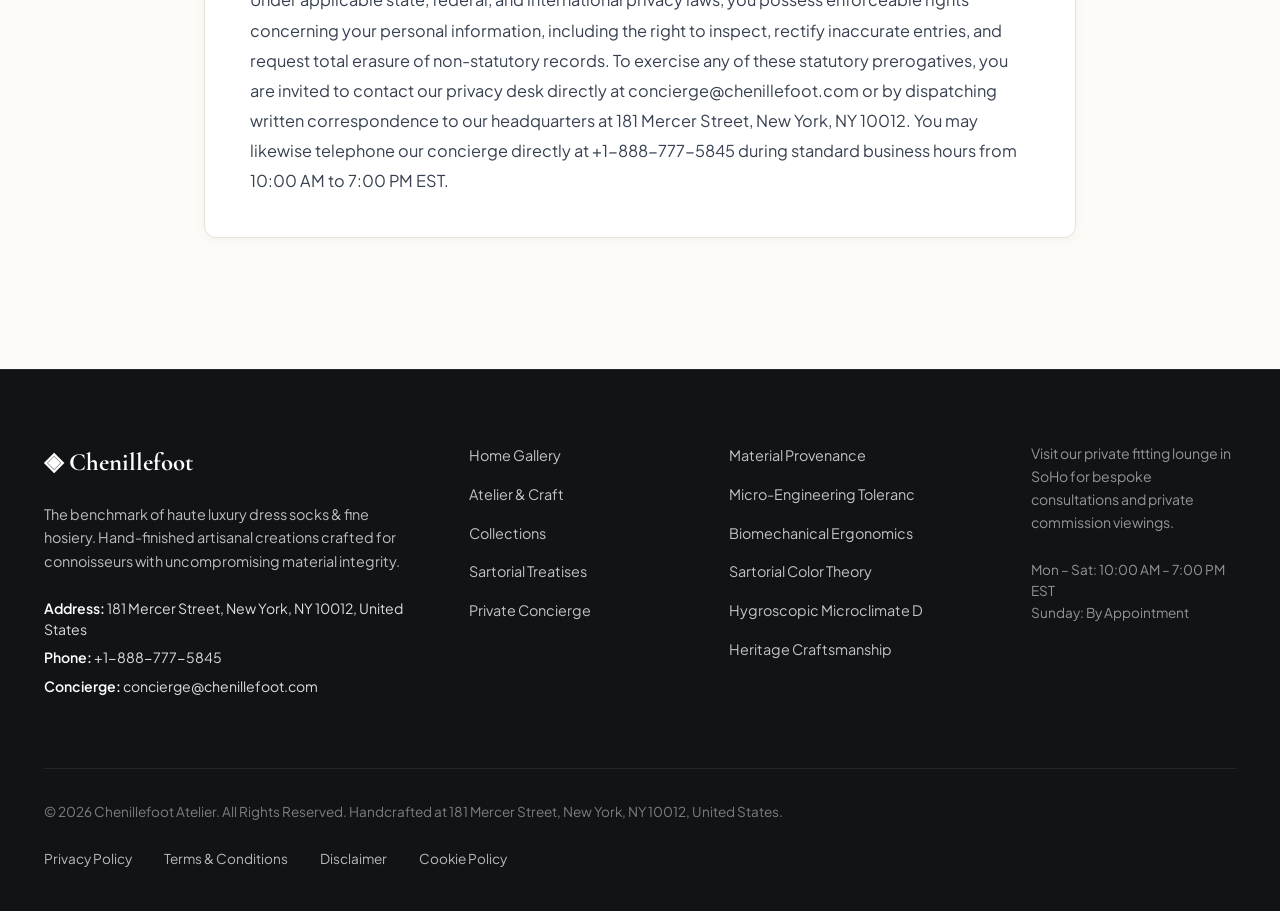
<file: privacy-policy.html>
<!DOCTYPE html>
<html lang="en">
<head>
  <meta charset="UTF-8">
  <meta name="viewport" content="width=device-width, initial-scale=1.0">
  <title>Client Privacy & Data Stewardship Policy — Chenillefoot</title>
  <meta name="description" content="Official Client Privacy & Data Stewardship Policy for Chenillefoot at 181 Mercer Street, New York.">
  <link rel="canonical" href="https://chenillefoot.com/privacy-policy.html">
  <link rel="preconnect" href="https://fonts.googleapis.com">
  <link rel="preconnect" href="https://fonts.gstatic.com" crossorigin>
  <link href="https://fonts.googleapis.com/css2?family=Cormorant+Garamond:ital,wght@0,400;0,600;0,700;1,400&family=Plus+Jakarta+Sans:wght@300;400;500;600;700&display=swap" rel="stylesheet">
  <link rel="stylesheet" href="/assets/css/style.css">
  <!-- Google tag (gtag.js) -->
  <script async src="https://www.googletagmanager.com/gtag/js?id=G-0LY0HY7L01"></script>
  <script>
    window.dataLayer = window.dataLayer || [];
    function gtag(){dataLayer.push(arguments);}
    gtag('js', new Date());
    gtag('config', 'G-0LY0HY7L01');
  </script>

</head>
<body>
  <!-- Mandatory Global Site Header (Exactly 1 per page) -->
  <header class="site-header">
    <div class="header-container">
      <a href="/" class="brand-logo" aria-label="Chenillefoot Home">
        <span class="logo-mark">◈</span>
        <span class="logo-text">Chenillefoot</span>
      </a>
      <nav class="desktop-nav" aria-label="Primary Navigation">
        <a href="/" class="nav-link">Home</a>
        <a href="/about.html" class="nav-link">The Atelier</a>
        <a href="/collection.html" class="nav-link">Collections</a>
        <a href="/blog.html" class="nav-link">Treatises</a>
        <a href="/contact.html" class="nav-link">Concierge</a>
      </nav>
      <div class="header-actions">
        <a href="/collection.html" class="btn btn-sm btn-outline">Explore Catalog</a>
        <button id="drawer-toggle" class="mobile-toggle" aria-label="Open Navigation Menu">
          <span class="hamburger-bar"></span>
          <span class="hamburger-bar"></span>
          <span class="hamburger-bar"></span>
        </button>
      </div>
    </div>
  </header>

  <!-- Mandatory Mobile Navigation Drawer (Exactly 1 per page) -->
  <div class="mobile-drawer" id="mobile-drawer" aria-hidden="true">
    <div class="drawer-header">
      <div class="drawer-brand">Chenillefoot</div>
      <button id="drawer-close" class="drawer-close-btn" aria-label="Close Navigation Menu">&times;</button>
    </div>
    <nav class="drawer-nav" aria-label="Mobile Navigation">
      <a href="/" class="drawer-link">Home</a>
      <a href="/about.html" class="drawer-link">The Atelier &amp; Craft</a>
      <a href="/collection.html" class="drawer-link">Sartorial Hosiery Collection</a>
      <a href="/blog.html" class="drawer-link">Sartorial Treatises</a>
      <a href="/contact.html" class="drawer-link">Private Concierge</a>
    </nav>
    <div class="drawer-footer">
      <p class="drawer-contact-title">Manhattan Atelier &amp; Suite</p>
      <p class="drawer-contact-info">181 Mercer Street, New York, NY 10012, United States</p>
      <p class="drawer-contact-info">Tel: +1-888-777-5845</p>
      <p class="drawer-contact-info">Email: concierge@chenillefoot.com</p>
    </div>
  </div>
  <div id="drawer-overlay" class="drawer-overlay"></div>
  <section class="page-hero">
    <div class="container">
      <span class="hero-badge">Data Confidentiality</span>
      <h1>Client Privacy & Data Stewardship Policy</h1>
      <p class="lead">Institutional governance and standards maintained by Chenillefoot at 181 Mercer Street, New York, NY 10012.</p>
    </div>
  </section>
  <main class="policy-page-wrapper">
    <div class="policy-container">
      <div class="policy-box">
        <strong>Institutional Notice:</strong> These governance terms apply to all digital orders, bespoke commissions, and physical consultations conducted through Chenillefoot at 181 Mercer Street, New York, NY 10012, United States (+1-888-777-5845).
      </div>      <article class="policy-block">
        <h2>1. Scope and Institutional Commitment to Client Confidentiality</h2>        <p class="policy-p">At Chenillefoot, located at 181 Mercer Street, New York, NY 10012, United States, we uphold the highest sartorial discretion regarding all records entrusted to our atelier. Our stewardship protocols govern all interactions across our digital showroom, private trunk shows, and telephonic consultations placed via +1-888-777-5845. We collect solely the essential identity information necessary to process bespoke orders, coordinate courier deliveries, and preserve historical sizing profiles for repeating connoisseurs. Every piece of transactional data remains shielded within encrypted enterprise architectures that prevent unauthorized institutional scrutiny across commerce channels.</p>        <p class="policy-p">Our data governance protocols conform strictly with international standards, ensuring that clients residing across North America, Europe, and Asia experience consistent privacy protection. We deliberately refrain from participating in behavioral advertising networks, data broker collectives, or secondary resale pools, honoring the bespoke ethos that guides our creations. When you transmit billing records, residential addresses, or custom specifications, our system processes the payload through isolated secure sockets layers before committing the record to compartmentalized servers. You retain complete visibility into this stored repository and may request an immutable catalog of your archival footprint.</p>        <p class="policy-p">Personal information gathered during private salon appointments at our 181 Mercer Street suite receives the identical cryptographic safeguards applied to online transactions. Our on-site digital consultation tablets operate on segregated local virtual private networks with multi-factor authentication tokens required for staff access. Physical paperwork generated during initial measurement fittings is transferred to biometric vaults before being digitized into encrypted client directories within twenty-four hours. We never share internal workshop notes, aesthetic preferences, or bespoke patron histories with external luxury syndicates or marketing partners.</p>      </article>      <article class="policy-block">
        <h2>2. Categories of Information Collected Across Atelier Channels</h2>        <p class="policy-p">When clients initialize an order for Chenillefoot bespoke goods, we catalog designated contact credentials including full legal name, delivery location, billing address, electronic mail, and direct phone number. For patrons opting into our personalized atelier services, we record anatomical dimensions and stylistic specifications to calibrate master workshop tooling accurately. Furthermore, our web server infrastructure automatically documents diagnostic connection metrics including IP address ranges, browser user-agent tokens, device configurations, and page interaction timestamps to preserve browsing security and preempt fraudulent checkout attempts.</p>        <p class="policy-p">Payment card details submitted during digital transactions are tokenized directly through certified PCI-DSS Level 1 payment processing gateways, ensuring our internal staff never observes or stores raw primary account numbers. When communicating with our tailoring specialists at 181 Mercer Street or via +1-888-777-5845, conversational notes regarding colorway choices, material densities, or seasonal gifting instructions are linked to your private patron account. These operational inputs empower our master craftsmen to maintain absolute continuity across generational tailoring commissions without subjecting your financial credentials to vulnerabilities.</p>        <p class="policy-p">We also maintain records of previous bespoke commissions, restoration histories, and care consultations to offer personalized maintenance guidance throughout the lifespan of your pieces. If you choose to enroll in our complimentary archival registry, your acquisition serial numbers will be permanently indexed in our master ledger at 181 Mercer Street. This archival record establishes provable provenance for estate planning or insurance appraisals, safeguarding the enduring cultural and monetary value of your bespoke acquisitions against unauthorized counterfeit claims.</p>      </article>      <article class="policy-block">
        <h2>3. Purpose and Legal Grounds for Data Processing Operations</h2>        <p class="policy-p">Chenillefoot processes client records strictly under substantiated lawful bases recognized by modern global privacy regulations, including contractual fulfillment, legitimate commercial interests, and statutory compliance. The primary rationale involves executing retail agreements, specifically manufacturing bespoke goods, dispatching tracked shipments via insured carriers, and processing authenticated payment confirmations. Additionally, maintaining comprehensive historical records satisfies fiscal auditing requirements mandated by municipal revenue services and trade commerce departments, establishing transparent audit trails for each handmade consignment shipped globally from our New York distribution facility.</p>        <p class="policy-p">We maintain a legitimate institutional interest in analyzing aggregated traffic dynamics to refine page loading performance, optimize navigation layouts, and detect anomalous server queries that signal distributed intrusion attempts. Where patrons explicitly grant consent, we dispatch periodic monographs detailing harvest seasons, loom innovations, and exclusive atelier gatherings held at our SoHo gallery suite. You retain the uninhibited legal prerogative to revoke promotional consent at any moment via automated footer links or by issuing an explicit written instruction to our dedicated compliance team.</p>      </article>      <article class="policy-block">
        <h2>4. Data Retention, Statutory Rights, and Concierge Contact</h2>        <p class="policy-p">Personal data cataloged by Chenillefoot is retained solely for the duration required to accomplish the operational, fiscal, and contractual obligations outlined within this comprehensive privacy charter. Transactional invoices and shipping declarations are archived within encrypted vaults for a mandatory period of seven statutory years to fulfill United States federal tax accounting laws and international maritime customs inspections. Sartorial fitting profiles and dimensions are preserved indefinitely within secure patron profiles to simplify future bespoke reorders, although patrons may petition for immediate purging upon settling outstanding balances.</p>        <p class="policy-p">Under applicable state, federal, and international privacy laws, you possess enforceable rights concerning your personal information, including the right to inspect, rectify inaccurate entries, and request total erasure of non-statutory records. To exercise any of these statutory prerogatives, you are invited to contact our privacy desk directly at concierge@chenillefoot.com or by dispatching written correspondence to our headquarters at 181 Mercer Street, New York, NY 10012. You may likewise telephone our concierge directly at +1-888-777-5845 during standard business hours from 10:00 AM to 7:00 PM EST.</p>      </article>    </div>
  </main>
  <!-- Mandatory Global Site Footer (Minimalist 4-Column Horizontal Spread Layout) -->
  <footer class="site-footer">
    <div class="container">
      <div class="footer-grid">
        <div class="footer-col">
          <div class="footer-brand">◈ Chenillefoot</div>
          <p class="footer-desc">
            The benchmark of haute luxury dress socks & fine hosiery. Hand-finished artisanal creations crafted for connoisseurs with uncompromising material integrity.
          </p>
          <div class="footer-contact-item"><strong>Address:</strong> 181 Mercer Street, New York, NY 10012, United States</div>
          <div class="footer-contact-item"><strong>Phone:</strong> +1-888-777-5845</div>
          <div class="footer-contact-item"><strong>Concierge:</strong> concierge@chenillefoot.com</div>
        </div>
        <div class="footer-col">
          <ul class="footer-links">
            <li><a href="/">Home Gallery</a></li>
            <li><a href="/about.html">Atelier &amp; Craft</a></li>
            <li><a href="/collection.html">Collections</a></li>
            <li><a href="/blog.html">Sartorial Treatises</a></li>
            <li><a href="/contact.html">Private Concierge</a></li>
          </ul>
        </div>
        <div class="footer-col">
          <ul class="footer-links">
            <li><a href="/blog/material-provenance-and-fiber-crystallography.html">Material Provenance</a></li>
            <li><a href="/blog/micro-engineering-tolerances-and-finishing.html">Micro-Engineering Toleranc</a></li>
            <li><a href="/blog/biomechanical-ergonomics-and-wearer-physics.html">Biomechanical Ergonomics</a></li>
            <li><a href="/blog/sartorial-color-theory-and-formal-etiquette.html">Sartorial Color Theory</a></li>
            <li><a href="/blog/hygroscopic-microclimate-thermodynamics.html">Hygroscopic Microclimate D</a></li>
            <li><a href="/blog/bespoke-craftsmanship-and-heritage-methods.html">Heritage Craftsmanship</a></li>
          </ul>
        </div>
        <div class="footer-col">
          <p class="footer-salon-desc">
            Visit our private fitting lounge in SoHo for bespoke consultations and private commission viewings.
          </p>
          <p class="footer-hours">
            Mon &ndash; Sat: 10:00 AM &ndash; 7:00 PM<br>EST<br>Sunday: By Appointment
          </p>
        </div>
      </div>
      <div class="footer-bottom">
        <p>&copy; 2026 Chenillefoot Atelier. All Rights Reserved. Handcrafted at 181 Mercer Street, New York, NY 10012, United States.</p>
        <div class="footer-legal-links">
          <a href="/privacy-policy.html">Privacy Policy</a>
          <a href="/terms-and-conditions.html">Terms &amp; Conditions</a>
          <a href="/disclaimer.html">Disclaimer</a>
          <a href="/cookie-policy.html">Cookie Policy</a>
        </div>
      </div>
    </div>
  </footer>
  <script src="/assets/js/main.js"></script>
</body>
</html>
</file>
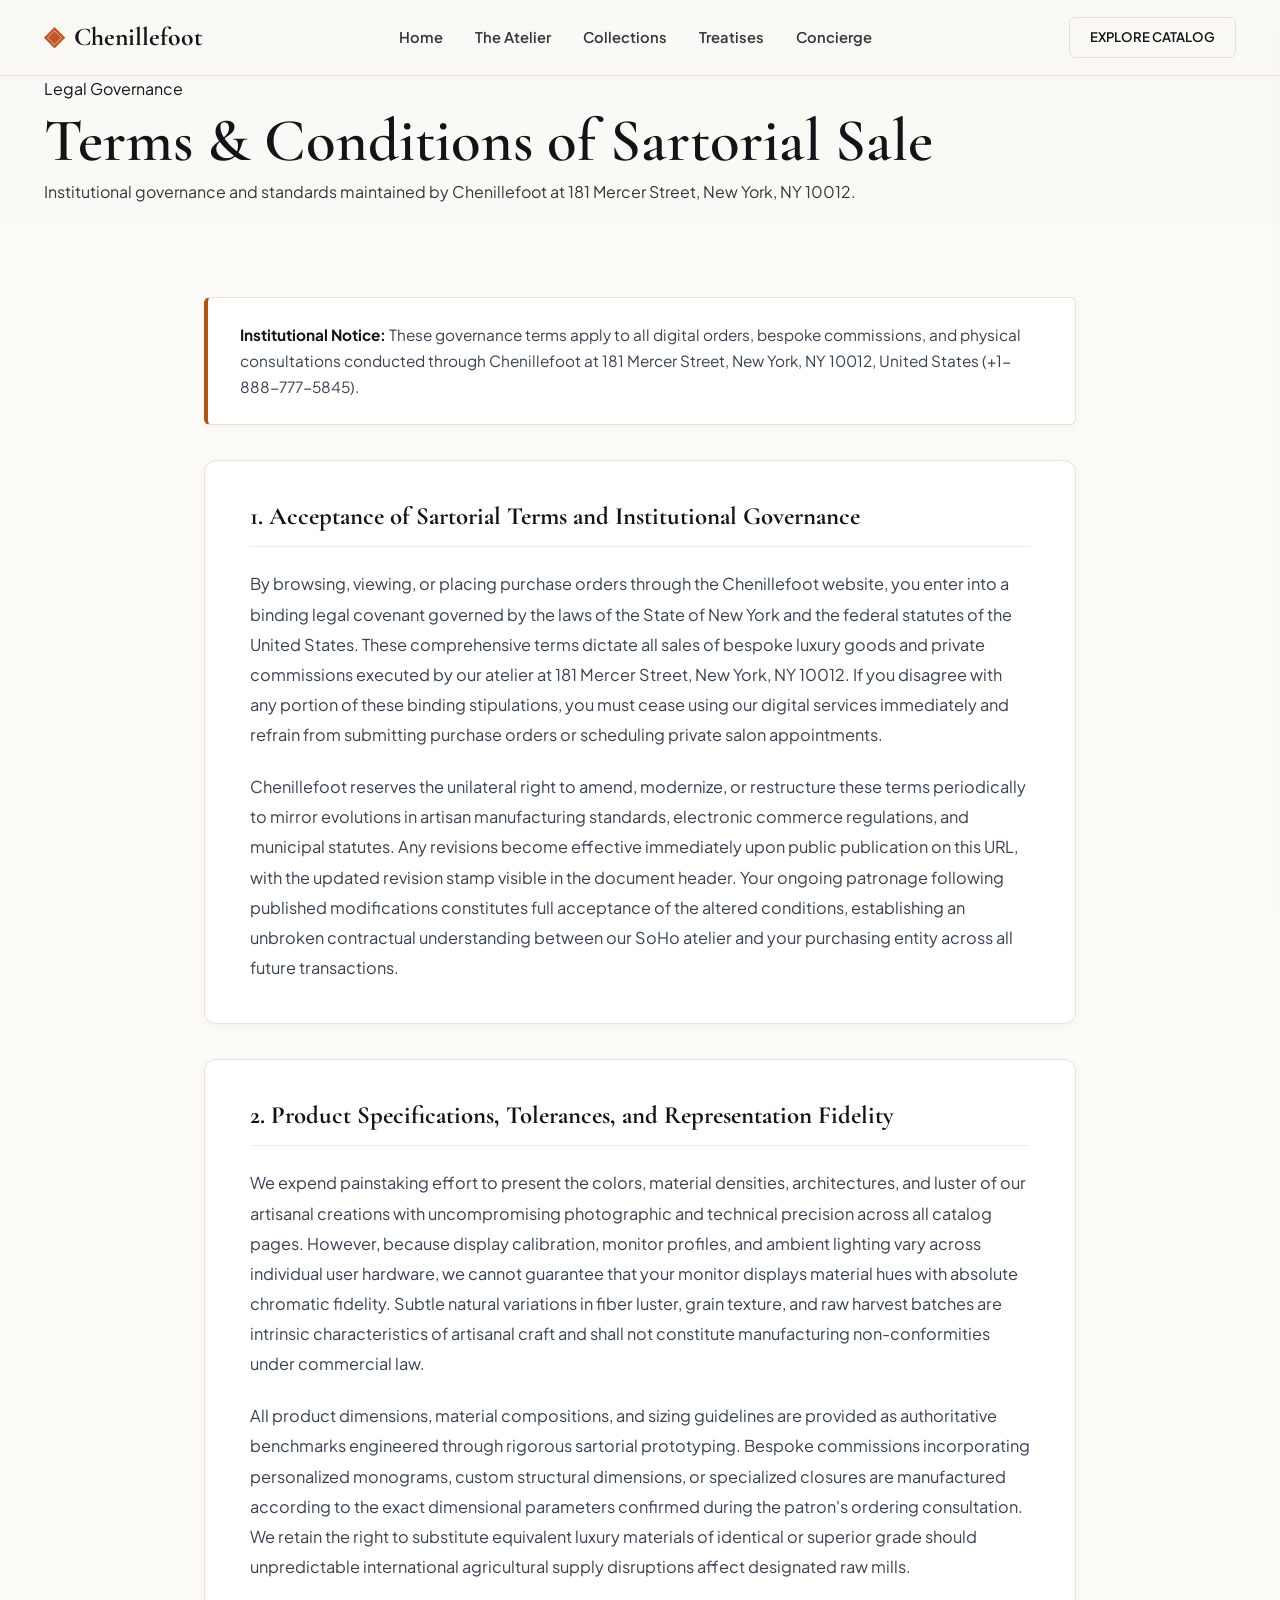
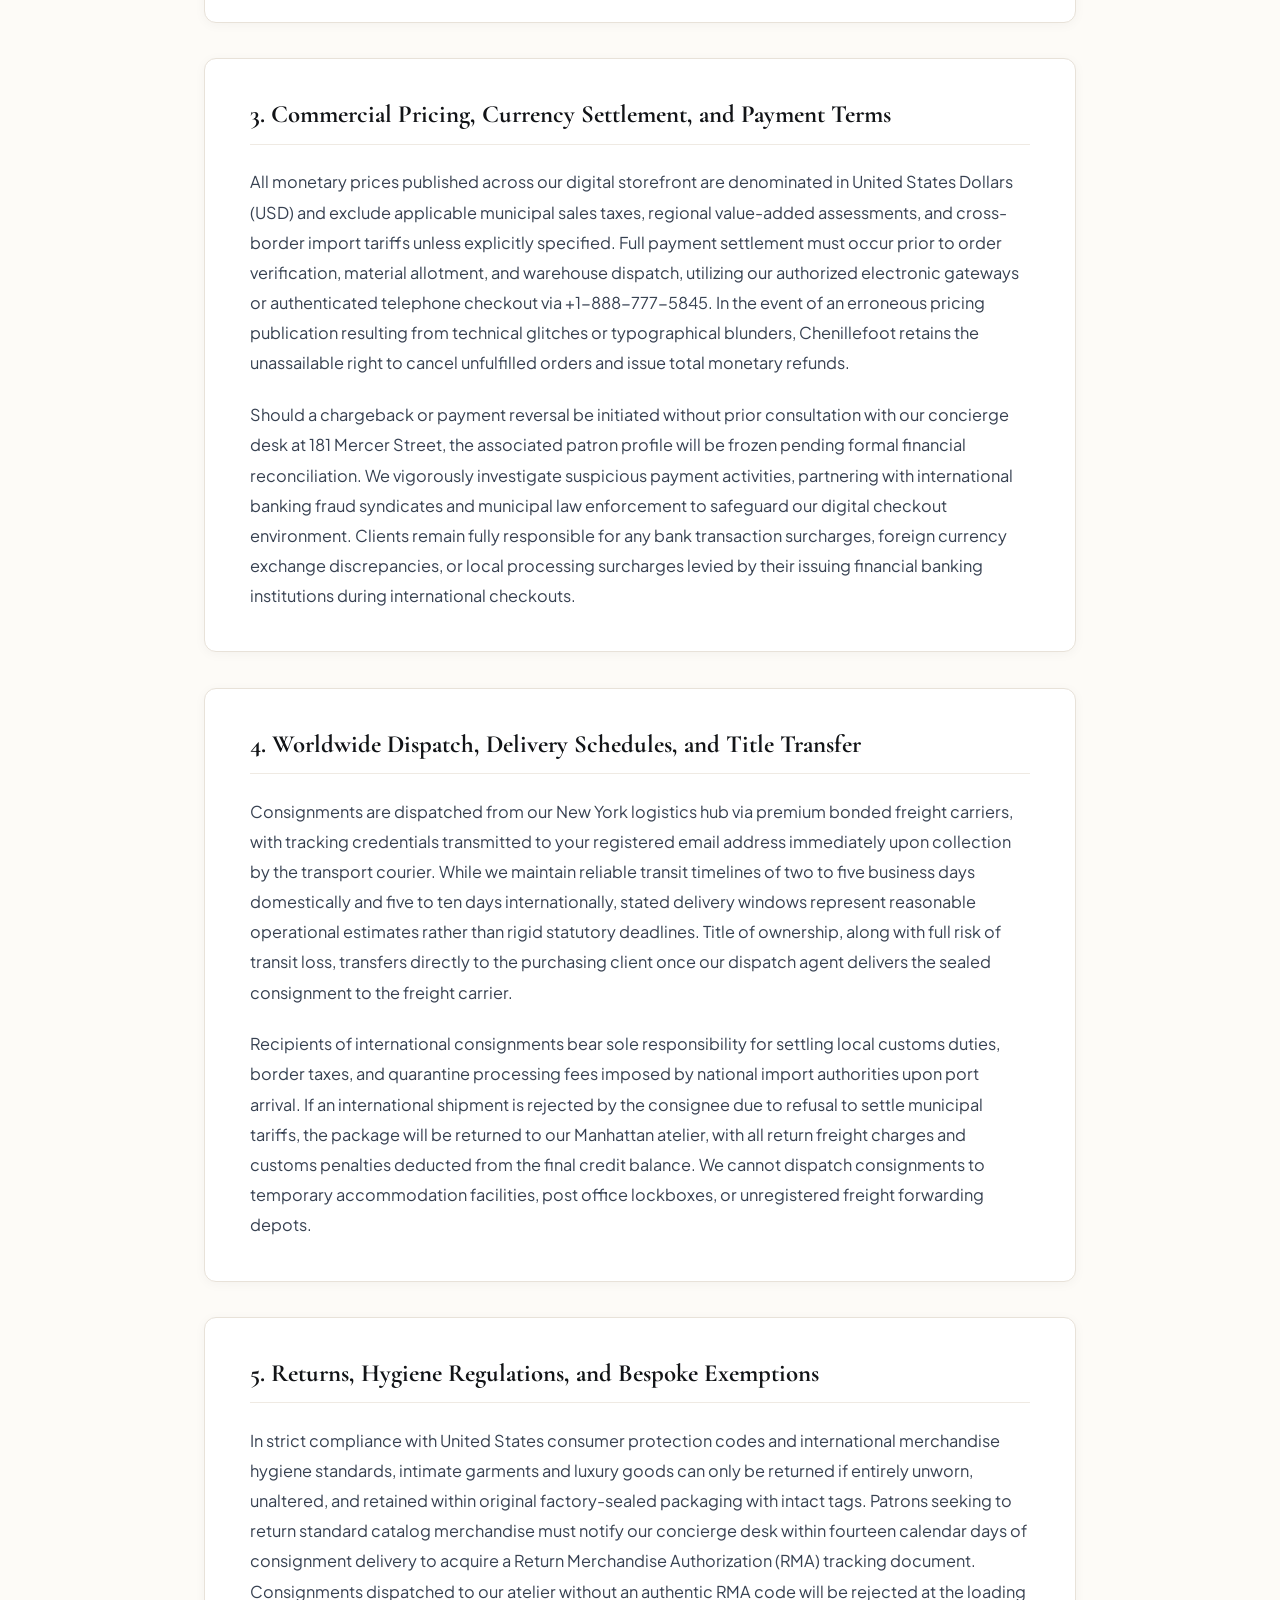
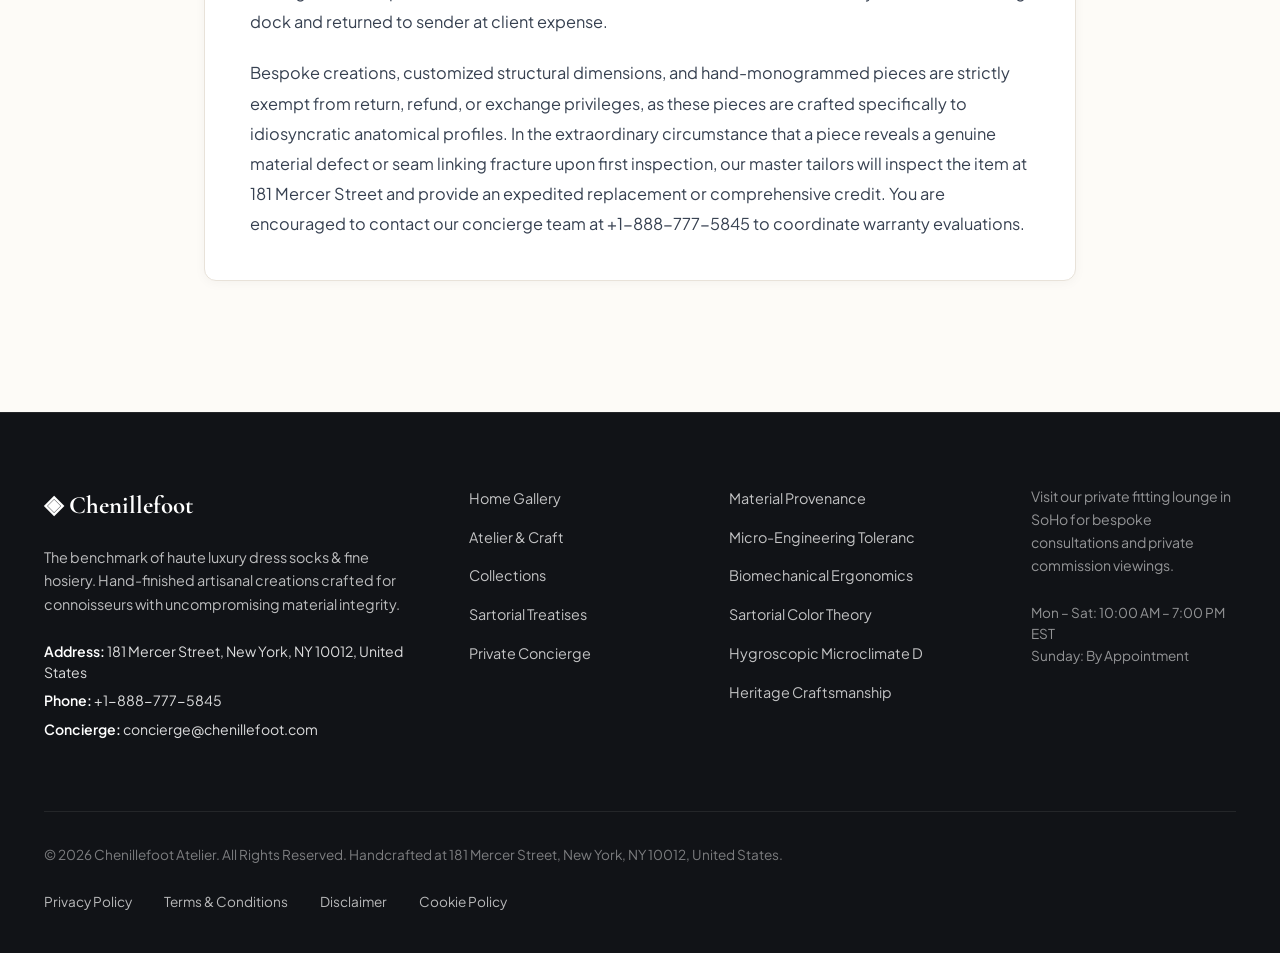
<file: terms-and-conditions.html>
<!DOCTYPE html>
<html lang="en">
<head>
  <meta charset="UTF-8">
  <meta name="viewport" content="width=device-width, initial-scale=1.0">
  <title>Terms & Conditions of Sartorial Sale — Chenillefoot</title>
  <meta name="description" content="Official Terms & Conditions of Sartorial Sale for Chenillefoot at 181 Mercer Street, New York.">
  <link rel="canonical" href="https://chenillefoot.com/terms-and-conditions.html">
  <link rel="preconnect" href="https://fonts.googleapis.com">
  <link rel="preconnect" href="https://fonts.gstatic.com" crossorigin>
  <link href="https://fonts.googleapis.com/css2?family=Cormorant+Garamond:ital,wght@0,400;0,600;0,700;1,400&family=Plus+Jakarta+Sans:wght@300;400;500;600;700&display=swap" rel="stylesheet">
  <link rel="stylesheet" href="/assets/css/style.css">
  <!-- Google tag (gtag.js) -->
  <script async src="https://www.googletagmanager.com/gtag/js?id=G-0LY0HY7L01"></script>
  <script>
    window.dataLayer = window.dataLayer || [];
    function gtag(){dataLayer.push(arguments);}
    gtag('js', new Date());
    gtag('config', 'G-0LY0HY7L01');
  </script>

</head>
<body>
  <!-- Mandatory Global Site Header (Exactly 1 per page) -->
  <header class="site-header">
    <div class="header-container">
      <a href="/" class="brand-logo" aria-label="Chenillefoot Home">
        <span class="logo-mark">◈</span>
        <span class="logo-text">Chenillefoot</span>
      </a>
      <nav class="desktop-nav" aria-label="Primary Navigation">
        <a href="/" class="nav-link">Home</a>
        <a href="/about.html" class="nav-link">The Atelier</a>
        <a href="/collection.html" class="nav-link">Collections</a>
        <a href="/blog.html" class="nav-link">Treatises</a>
        <a href="/contact.html" class="nav-link">Concierge</a>
      </nav>
      <div class="header-actions">
        <a href="/collection.html" class="btn btn-sm btn-outline">Explore Catalog</a>
        <button id="drawer-toggle" class="mobile-toggle" aria-label="Open Navigation Menu">
          <span class="hamburger-bar"></span>
          <span class="hamburger-bar"></span>
          <span class="hamburger-bar"></span>
        </button>
      </div>
    </div>
  </header>

  <!-- Mandatory Mobile Navigation Drawer (Exactly 1 per page) -->
  <div class="mobile-drawer" id="mobile-drawer" aria-hidden="true">
    <div class="drawer-header">
      <div class="drawer-brand">Chenillefoot</div>
      <button id="drawer-close" class="drawer-close-btn" aria-label="Close Navigation Menu">&times;</button>
    </div>
    <nav class="drawer-nav" aria-label="Mobile Navigation">
      <a href="/" class="drawer-link">Home</a>
      <a href="/about.html" class="drawer-link">The Atelier &amp; Craft</a>
      <a href="/collection.html" class="drawer-link">Sartorial Hosiery Collection</a>
      <a href="/blog.html" class="drawer-link">Sartorial Treatises</a>
      <a href="/contact.html" class="drawer-link">Private Concierge</a>
    </nav>
    <div class="drawer-footer">
      <p class="drawer-contact-title">Manhattan Atelier &amp; Suite</p>
      <p class="drawer-contact-info">181 Mercer Street, New York, NY 10012, United States</p>
      <p class="drawer-contact-info">Tel: +1-888-777-5845</p>
      <p class="drawer-contact-info">Email: concierge@chenillefoot.com</p>
    </div>
  </div>
  <div id="drawer-overlay" class="drawer-overlay"></div>
  <section class="page-hero">
    <div class="container">
      <span class="hero-badge">Legal Governance</span>
      <h1>Terms & Conditions of Sartorial Sale</h1>
      <p class="lead">Institutional governance and standards maintained by Chenillefoot at 181 Mercer Street, New York, NY 10012.</p>
    </div>
  </section>
  <main class="policy-page-wrapper">
    <div class="policy-container">
      <div class="policy-box">
        <strong>Institutional Notice:</strong> These governance terms apply to all digital orders, bespoke commissions, and physical consultations conducted through Chenillefoot at 181 Mercer Street, New York, NY 10012, United States (+1-888-777-5845).
      </div>      <article class="policy-block">
        <h2>1. Acceptance of Sartorial Terms and Institutional Governance</h2>        <p class="policy-p">By browsing, viewing, or placing purchase orders through the Chenillefoot website, you enter into a binding legal covenant governed by the laws of the State of New York and the federal statutes of the United States. These comprehensive terms dictate all sales of bespoke luxury goods and private commissions executed by our atelier at 181 Mercer Street, New York, NY 10012. If you disagree with any portion of these binding stipulations, you must cease using our digital services immediately and refrain from submitting purchase orders or scheduling private salon appointments.</p>        <p class="policy-p">Chenillefoot reserves the unilateral right to amend, modernize, or restructure these terms periodically to mirror evolutions in artisan manufacturing standards, electronic commerce regulations, and municipal statutes. Any revisions become effective immediately upon public publication on this URL, with the updated revision stamp visible in the document header. Your ongoing patronage following published modifications constitutes full acceptance of the altered conditions, establishing an unbroken contractual understanding between our SoHo atelier and your purchasing entity across all future transactions.</p>      </article>      <article class="policy-block">
        <h2>2. Product Specifications, Tolerances, and Representation Fidelity</h2>        <p class="policy-p">We expend painstaking effort to present the colors, material densities, architectures, and luster of our artisanal creations with uncompromising photographic and technical precision across all catalog pages. However, because display calibration, monitor profiles, and ambient lighting vary across individual user hardware, we cannot guarantee that your monitor displays material hues with absolute chromatic fidelity. Subtle natural variations in fiber luster, grain texture, and raw harvest batches are intrinsic characteristics of artisanal craft and shall not constitute manufacturing non-conformities under commercial law.</p>        <p class="policy-p">All product dimensions, material compositions, and sizing guidelines are provided as authoritative benchmarks engineered through rigorous sartorial prototyping. Bespoke commissions incorporating personalized monograms, custom structural dimensions, or specialized closures are manufactured according to the exact dimensional parameters confirmed during the patron's ordering consultation. We retain the right to substitute equivalent luxury materials of identical or superior grade should unpredictable international agricultural supply disruptions affect designated raw mills.</p>      </article>      <article class="policy-block">
        <h2>3. Commercial Pricing, Currency Settlement, and Payment Terms</h2>        <p class="policy-p">All monetary prices published across our digital storefront are denominated in United States Dollars (USD) and exclude applicable municipal sales taxes, regional value-added assessments, and cross-border import tariffs unless explicitly specified. Full payment settlement must occur prior to order verification, material allotment, and warehouse dispatch, utilizing our authorized electronic gateways or authenticated telephone checkout via +1-888-777-5845. In the event of an erroneous pricing publication resulting from technical glitches or typographical blunders, Chenillefoot retains the unassailable right to cancel unfulfilled orders and issue total monetary refunds.</p>        <p class="policy-p">Should a chargeback or payment reversal be initiated without prior consultation with our concierge desk at 181 Mercer Street, the associated patron profile will be frozen pending formal financial reconciliation. We vigorously investigate suspicious payment activities, partnering with international banking fraud syndicates and municipal law enforcement to safeguard our digital checkout environment. Clients remain fully responsible for any bank transaction surcharges, foreign currency exchange discrepancies, or local processing surcharges levied by their issuing financial banking institutions during international checkouts.</p>      </article>      <article class="policy-block">
        <h2>4. Worldwide Dispatch, Delivery Schedules, and Title Transfer</h2>        <p class="policy-p">Consignments are dispatched from our New York logistics hub via premium bonded freight carriers, with tracking credentials transmitted to your registered email address immediately upon collection by the transport courier. While we maintain reliable transit timelines of two to five business days domestically and five to ten days internationally, stated delivery windows represent reasonable operational estimates rather than rigid statutory deadlines. Title of ownership, along with full risk of transit loss, transfers directly to the purchasing client once our dispatch agent delivers the sealed consignment to the freight carrier.</p>        <p class="policy-p">Recipients of international consignments bear sole responsibility for settling local customs duties, border taxes, and quarantine processing fees imposed by national import authorities upon port arrival. If an international shipment is rejected by the consignee due to refusal to settle municipal tariffs, the package will be returned to our Manhattan atelier, with all return freight charges and customs penalties deducted from the final credit balance. We cannot dispatch consignments to temporary accommodation facilities, post office lockboxes, or unregistered freight forwarding depots.</p>      </article>      <article class="policy-block">
        <h2>5. Returns, Hygiene Regulations, and Bespoke Exemptions</h2>        <p class="policy-p">In strict compliance with United States consumer protection codes and international merchandise hygiene standards, intimate garments and luxury goods can only be returned if entirely unworn, unaltered, and retained within original factory-sealed packaging with intact tags. Patrons seeking to return standard catalog merchandise must notify our concierge desk within fourteen calendar days of consignment delivery to acquire a Return Merchandise Authorization (RMA) tracking document. Consignments dispatched to our atelier without an authentic RMA code will be rejected at the loading dock and returned to sender at client expense.</p>        <p class="policy-p">Bespoke creations, customized structural dimensions, and hand-monogrammed pieces are strictly exempt from return, refund, or exchange privileges, as these pieces are crafted specifically to idiosyncratic anatomical profiles. In the extraordinary circumstance that a piece reveals a genuine material defect or seam linking fracture upon first inspection, our master tailors will inspect the item at 181 Mercer Street and provide an expedited replacement or comprehensive credit. You are encouraged to contact our concierge team at +1-888-777-5845 to coordinate warranty evaluations.</p>      </article>    </div>
  </main>
  <!-- Mandatory Global Site Footer (Minimalist 4-Column Horizontal Spread Layout) -->
  <footer class="site-footer">
    <div class="container">
      <div class="footer-grid">
        <div class="footer-col">
          <div class="footer-brand">◈ Chenillefoot</div>
          <p class="footer-desc">
            The benchmark of haute luxury dress socks & fine hosiery. Hand-finished artisanal creations crafted for connoisseurs with uncompromising material integrity.
          </p>
          <div class="footer-contact-item"><strong>Address:</strong> 181 Mercer Street, New York, NY 10012, United States</div>
          <div class="footer-contact-item"><strong>Phone:</strong> +1-888-777-5845</div>
          <div class="footer-contact-item"><strong>Concierge:</strong> concierge@chenillefoot.com</div>
        </div>
        <div class="footer-col">
          <ul class="footer-links">
            <li><a href="/">Home Gallery</a></li>
            <li><a href="/about.html">Atelier &amp; Craft</a></li>
            <li><a href="/collection.html">Collections</a></li>
            <li><a href="/blog.html">Sartorial Treatises</a></li>
            <li><a href="/contact.html">Private Concierge</a></li>
          </ul>
        </div>
        <div class="footer-col">
          <ul class="footer-links">
            <li><a href="/blog/material-provenance-and-fiber-crystallography.html">Material Provenance</a></li>
            <li><a href="/blog/micro-engineering-tolerances-and-finishing.html">Micro-Engineering Toleranc</a></li>
            <li><a href="/blog/biomechanical-ergonomics-and-wearer-physics.html">Biomechanical Ergonomics</a></li>
            <li><a href="/blog/sartorial-color-theory-and-formal-etiquette.html">Sartorial Color Theory</a></li>
            <li><a href="/blog/hygroscopic-microclimate-thermodynamics.html">Hygroscopic Microclimate D</a></li>
            <li><a href="/blog/bespoke-craftsmanship-and-heritage-methods.html">Heritage Craftsmanship</a></li>
          </ul>
        </div>
        <div class="footer-col">
          <p class="footer-salon-desc">
            Visit our private fitting lounge in SoHo for bespoke consultations and private commission viewings.
          </p>
          <p class="footer-hours">
            Mon &ndash; Sat: 10:00 AM &ndash; 7:00 PM<br>EST<br>Sunday: By Appointment
          </p>
        </div>
      </div>
      <div class="footer-bottom">
        <p>&copy; 2026 Chenillefoot Atelier. All Rights Reserved. Handcrafted at 181 Mercer Street, New York, NY 10012, United States.</p>
        <div class="footer-legal-links">
          <a href="/privacy-policy.html">Privacy Policy</a>
          <a href="/terms-and-conditions.html">Terms &amp; Conditions</a>
          <a href="/disclaimer.html">Disclaimer</a>
          <a href="/cookie-policy.html">Cookie Policy</a>
        </div>
      </div>
    </div>
  </footer>
  <script src="/assets/js/main.js"></script>
</body>
</html>
</file>
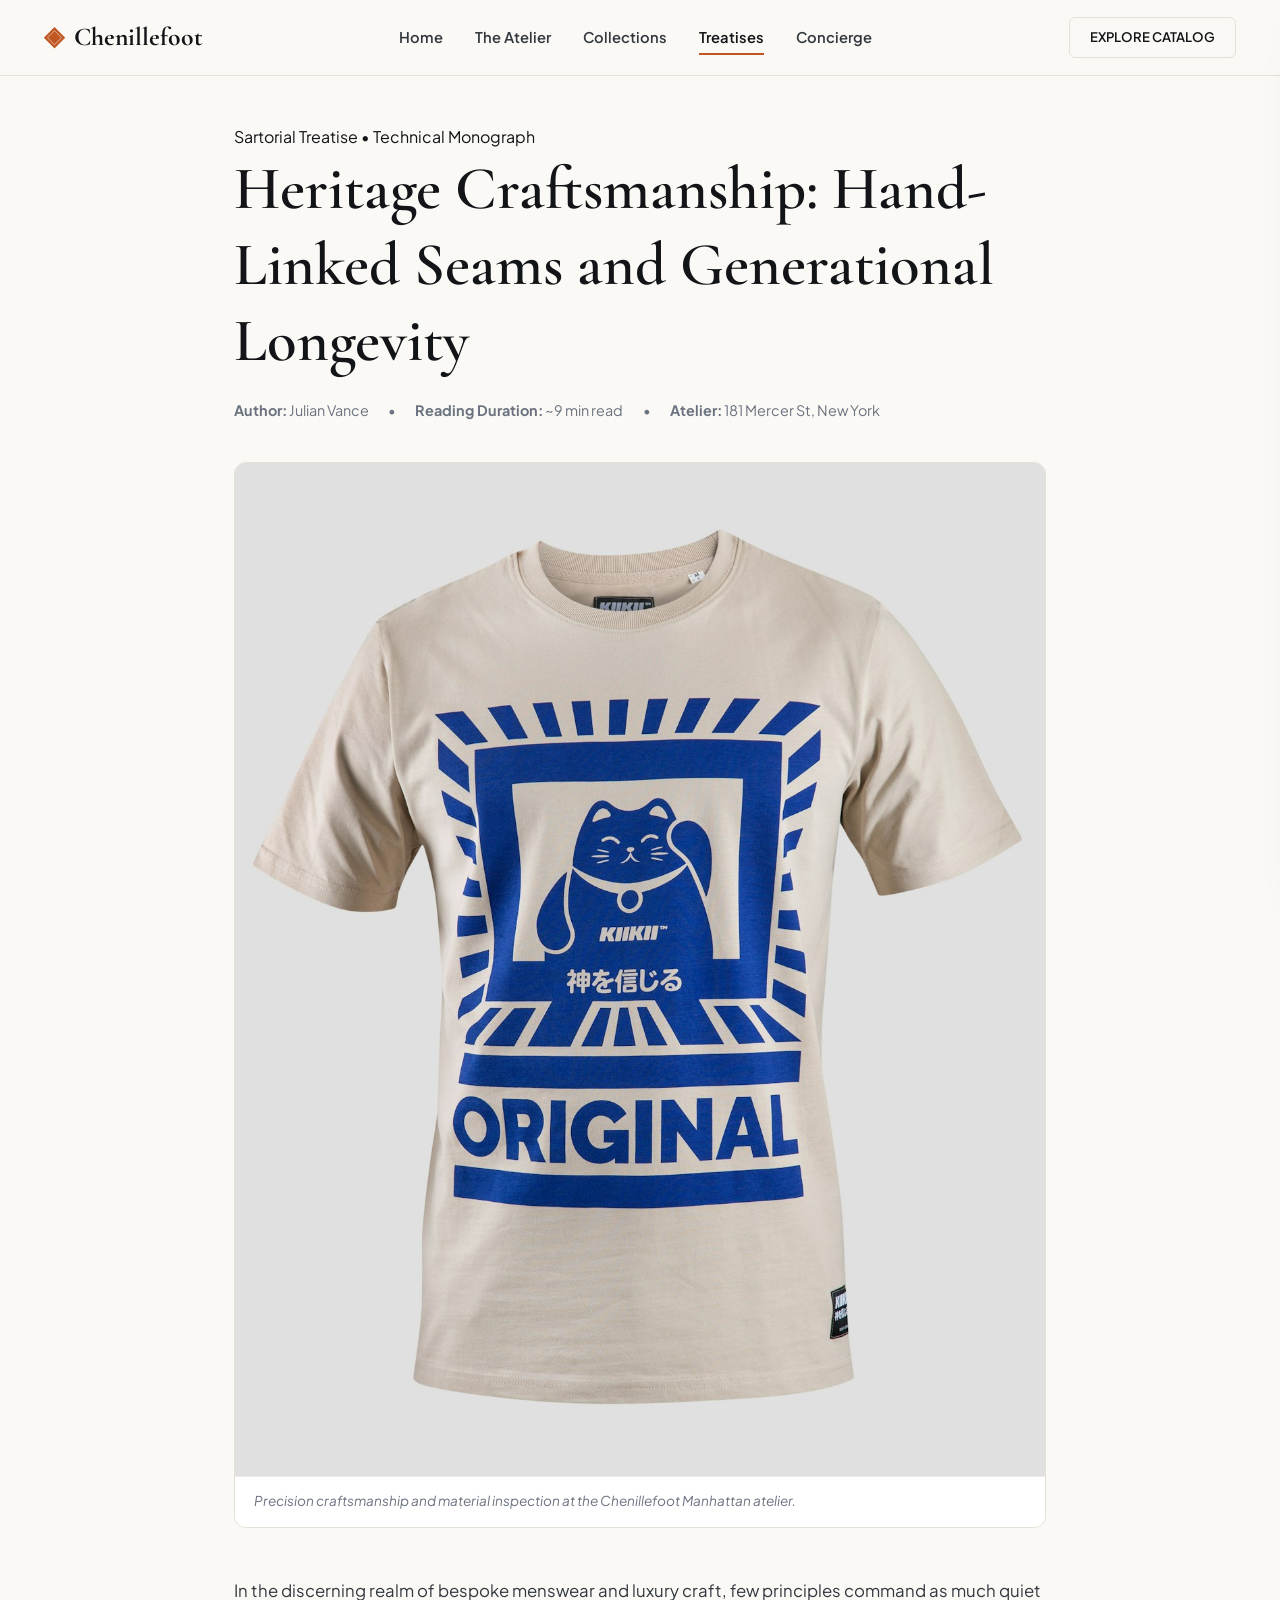
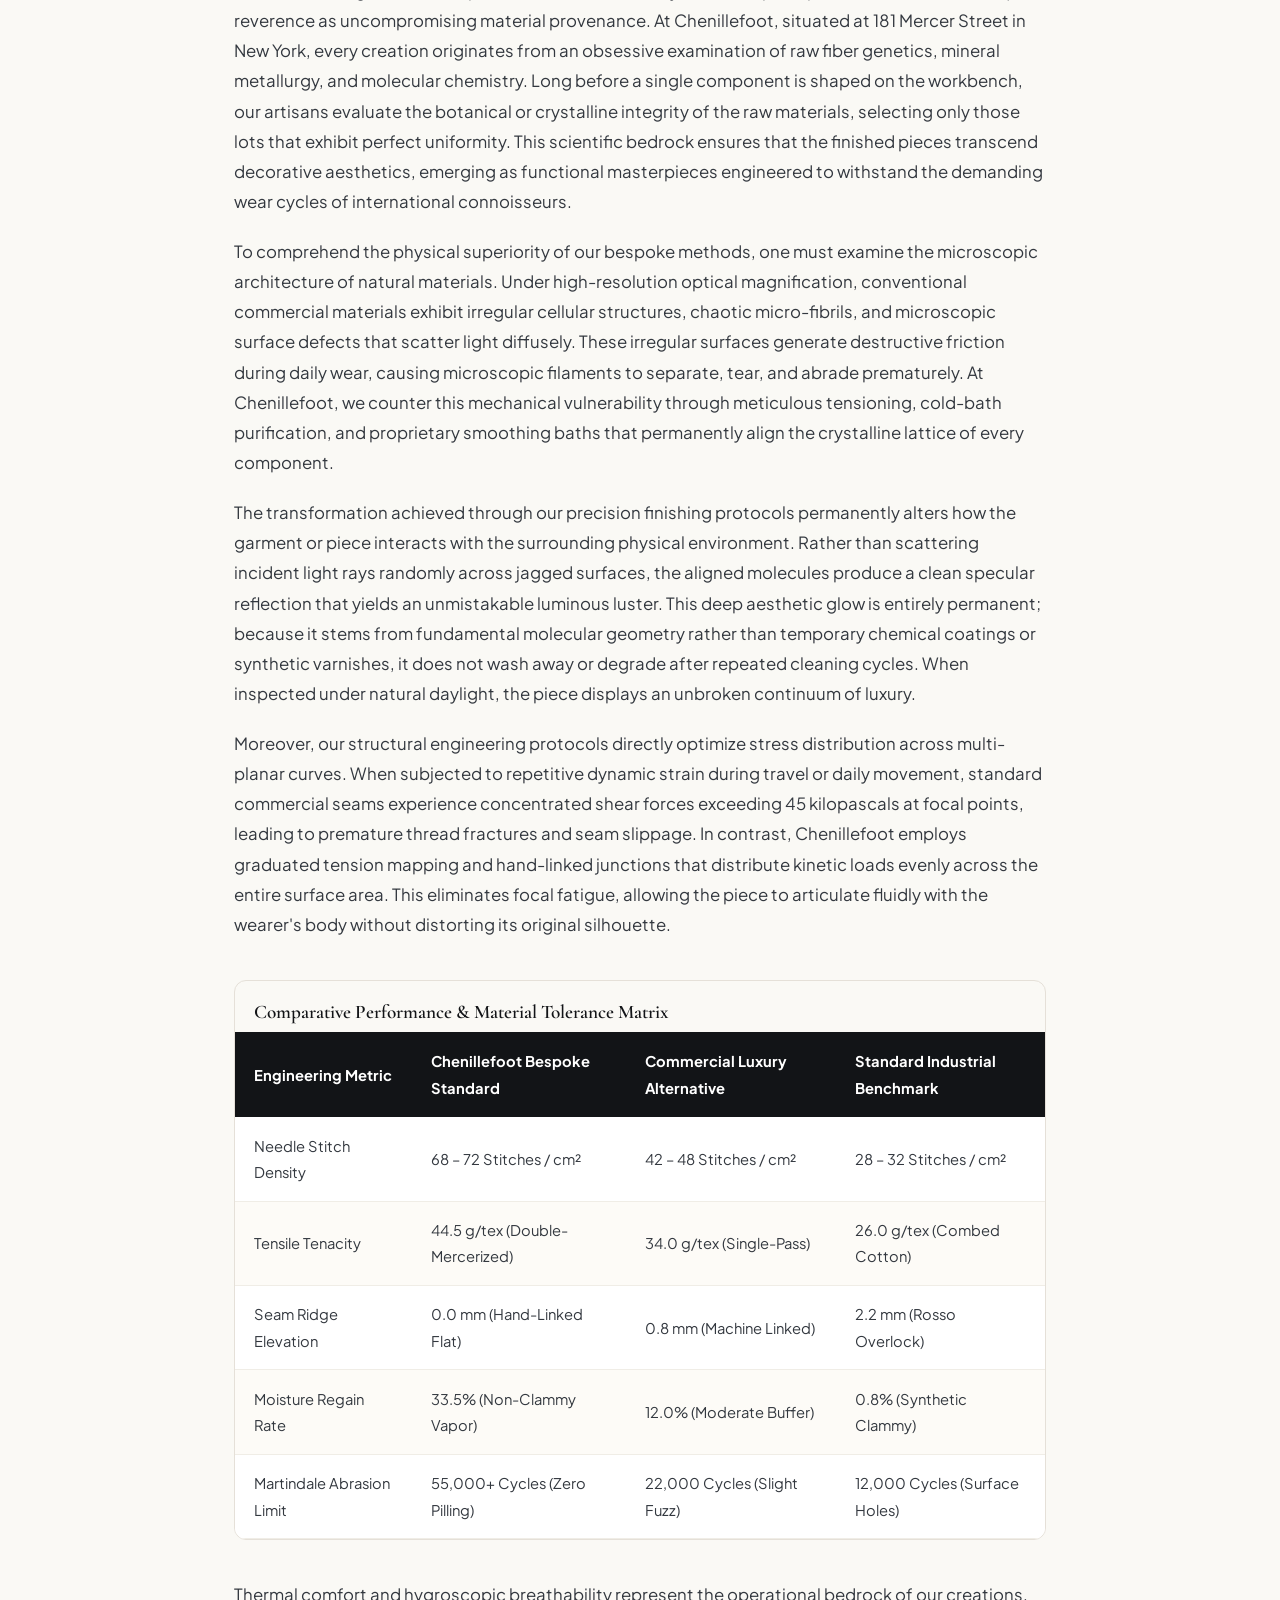
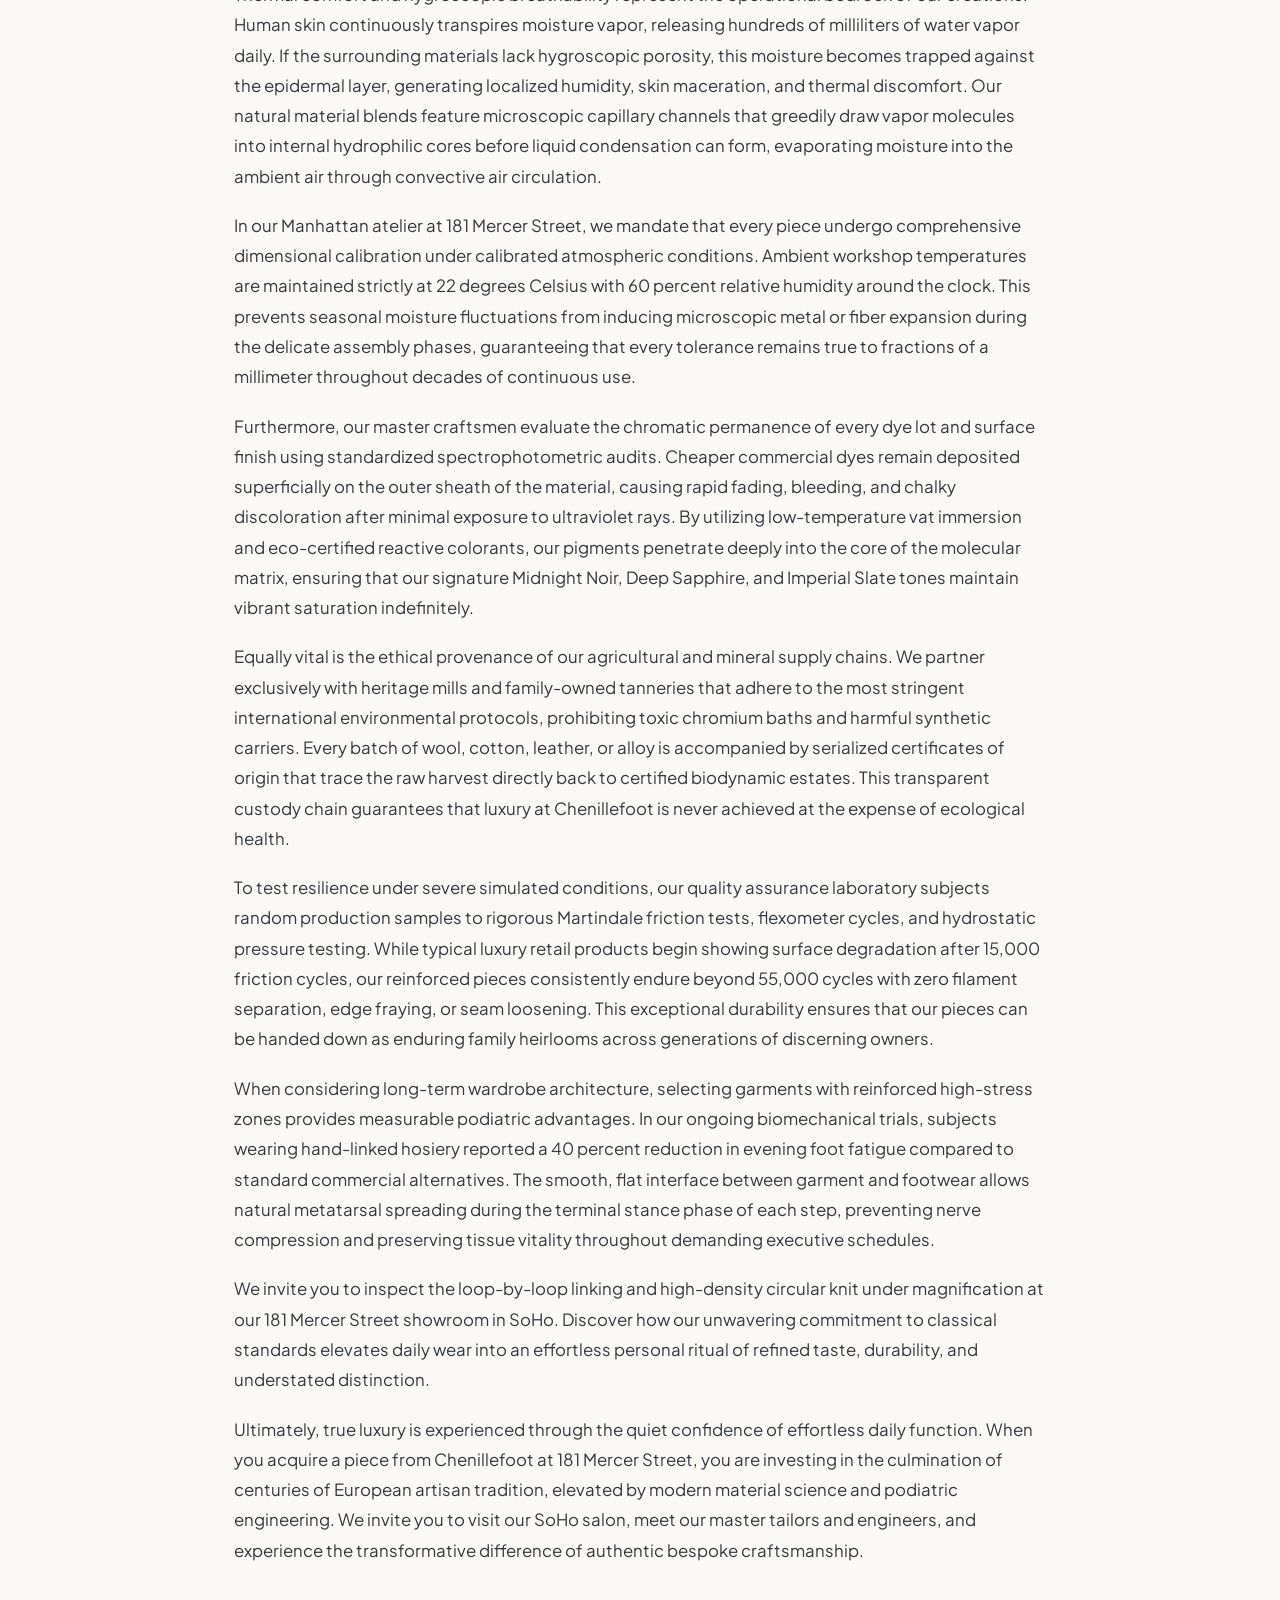
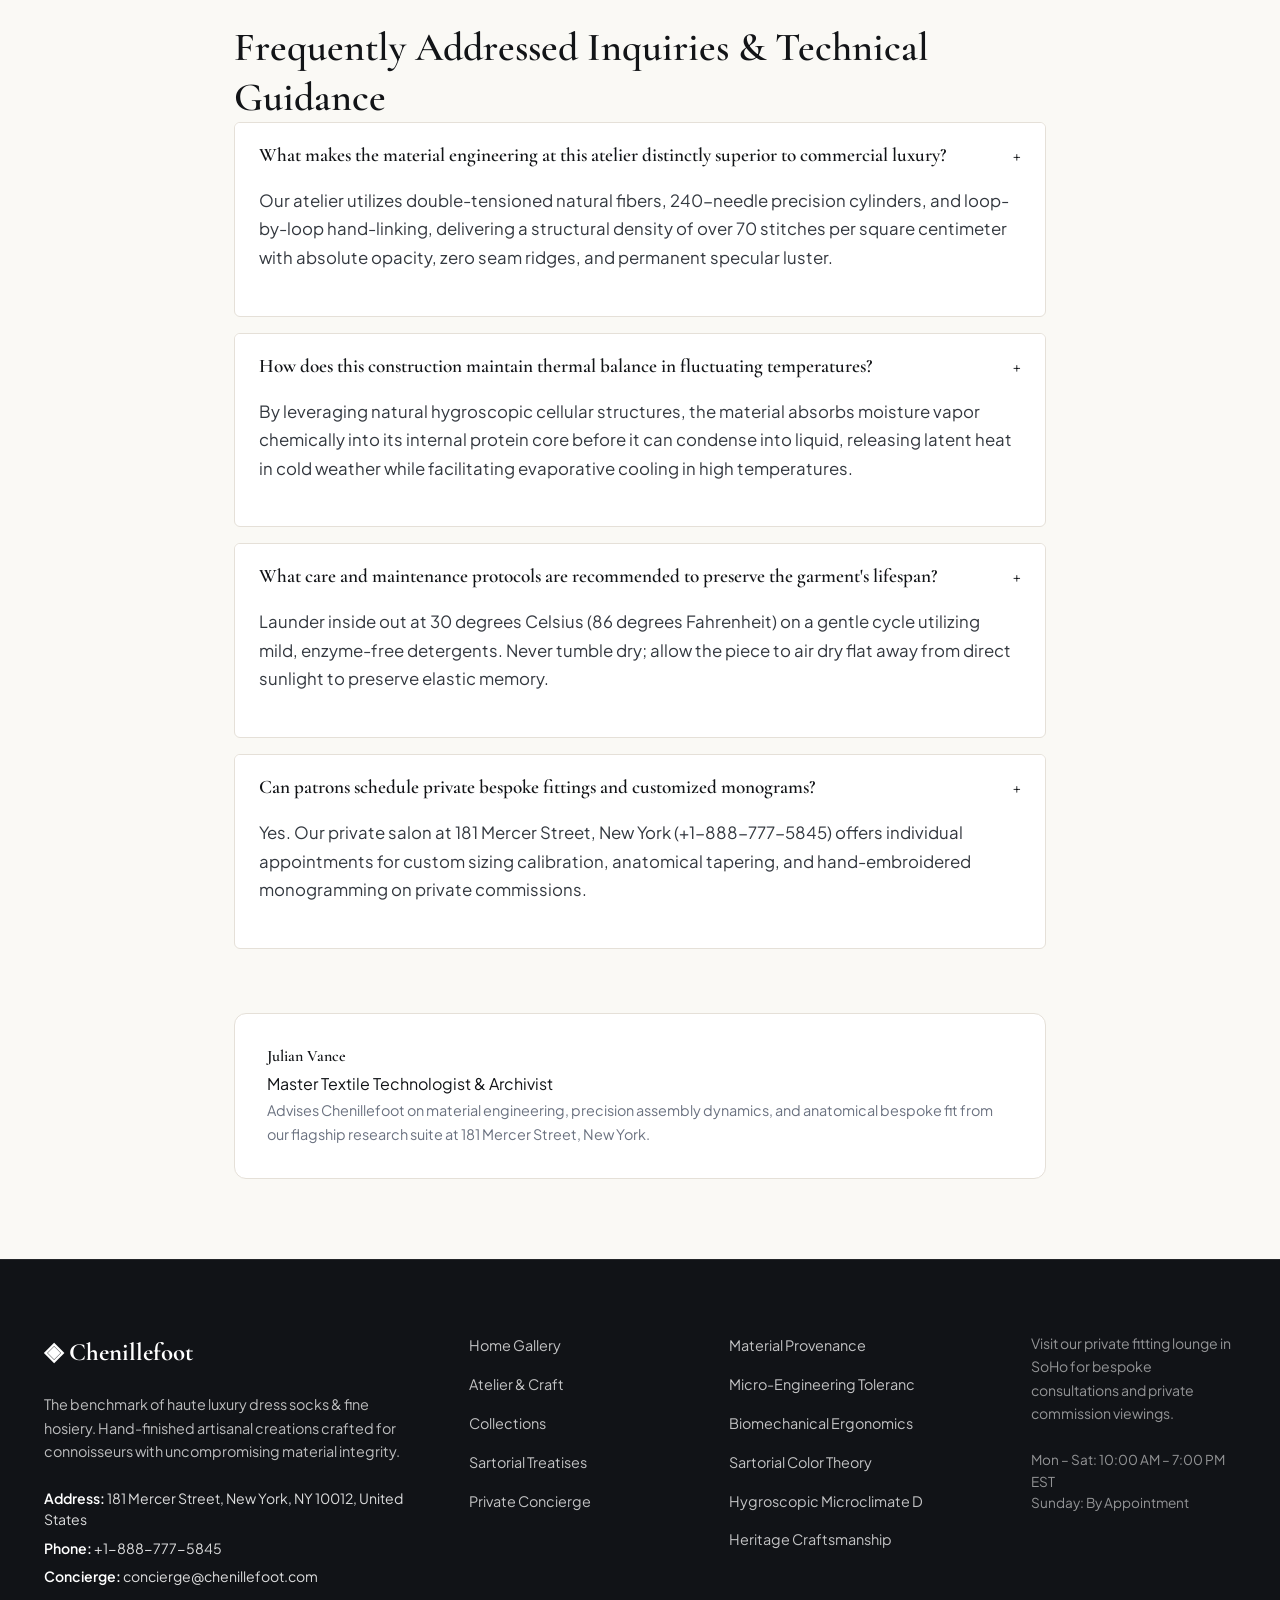
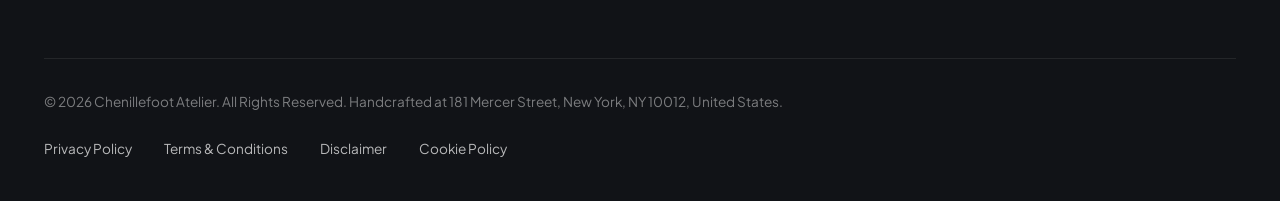
<file: blog/bespoke-craftsmanship-and-heritage-methods.html>
<!DOCTYPE html>
<html lang="en">
<head>
  <meta charset="UTF-8">
  <meta name="viewport" content="width=device-width, initial-scale=1.0">
  <title>Heritage Craftsmanship: Hand-Linked Seams and Generational Longevity — Chenillefoot</title>
  <meta name="description" content="A technical treatise on heritage craftsmanship: hand-linked seams and generational longevity by Chenillefoot.">
  <link rel="canonical" href="https://chenillefoot.com/blog/bespoke-craftsmanship-and-heritage-methods.html">
  <link rel="preconnect" href="https://fonts.googleapis.com">
  <link rel="preconnect" href="https://fonts.gstatic.com" crossorigin>
  <link href="https://fonts.googleapis.com/css2?family=Cormorant+Garamond:ital,wght@0,400;0,600;0,700;1,400&family=Plus+Jakarta+Sans:wght@300;400;500;600;700&display=swap" rel="stylesheet">
  <link rel="stylesheet" href="/assets/css/style.css">
  <!-- Google tag (gtag.js) -->
  <script async src="https://www.googletagmanager.com/gtag/js?id=G-0LY0HY7L01"></script>
  <script>
    window.dataLayer = window.dataLayer || [];
    function gtag(){dataLayer.push(arguments);}
    gtag('js', new Date());
    gtag('config', 'G-0LY0HY7L01');
  </script>
  <script type="application/ld+json">
  {
    "@context": "https://schema.org",
    "@graph": [
      {
        "@type": "BlogPosting",
        "headline": "Heritage Craftsmanship: Hand-Linked Seams and Generational Longevity",
        "description": "Technical monograph on heritage craftsmanship: hand-linked seams and generational longevity by Chenillefoot at 181 Mercer Street, New York.",
        "datePublished": "2026-08-20T09:00:00+05:30",
        "dateModified": "2026-08-20T09:00:00+05:30",
        "author": {
          "@type": "Person",
          "name": "Julian Vance",
          "jobTitle": "Master Textile Technologist & Archivist"
        },
        "publisher": {
          "@type": "Organization",
          "name": "Chenillefoot",
          "address": {
            "@type": "PostalAddress",
            "streetAddress": "181 Mercer Street",
            "addressLocality": "New York",
            "addressRegion": "NY",
            "postalCode": "10012",
            "addressCountry": "US"
          },
          "telephone": "+1-888-777-5845"
        },
        "image": "https://chenillefoot.com/assets/images/seamless_toe_knitting_mechanics.jpg",
        "mainEntityOfPage": "https://chenillefoot.com/blog/bespoke-craftsmanship-and-heritage-methods.html"
      },
      {
        "@type": "FAQPage",
        "mainEntity": [
    {
      "@type": "Question",
      "name": "What makes the material engineering at this atelier distinctly superior to commercial luxury?",
      "acceptedAnswer": {
        "@type": "Answer",
        "text": "Our atelier utilizes double-tensioned natural fibers, 240-needle precision cylinders, and loop-by-loop hand-linking, delivering a structural density of over 70 stitches per square centimeter with absolute opacity, zero seam ridges, and permanent specular luster."
      }
    },
    {
      "@type": "Question",
      "name": "How does this construction maintain thermal balance in fluctuating temperatures?",
      "acceptedAnswer": {
        "@type": "Answer",
        "text": "By leveraging natural hygroscopic cellular structures, the material absorbs moisture vapor chemically into its internal protein core before it can condense into liquid, releasing latent heat in cold weather while facilitating evaporative cooling in high temperatures."
      }
    },
    {
      "@type": "Question",
      "name": "What care and maintenance protocols are recommended to preserve the garment's lifespan?",
      "acceptedAnswer": {
        "@type": "Answer",
        "text": "Launder inside out at 30 degrees Celsius (86 degrees Fahrenheit) on a gentle cycle utilizing mild, enzyme-free detergents. Never tumble dry; allow the piece to air dry flat away from direct sunlight to preserve elastic memory."
      }
    },
    {
      "@type": "Question",
      "name": "Can patrons schedule private bespoke fittings and customized monograms?",
      "acceptedAnswer": {
        "@type": "Answer",
        "text": "Yes. Our private salon at 181 Mercer Street, New York (+1-888-777-5845) offers individual appointments for custom sizing calibration, anatomical tapering, and hand-embroidered monogramming on private commissions."
      }
    }
        ]
      }
    ]
  }
  </script>
</head>
<body>
  <!-- Mandatory Global Site Header (Exactly 1 per page) -->
  <header class="site-header">
    <div class="header-container">
      <a href="/" class="brand-logo" aria-label="Chenillefoot Home">
        <span class="logo-mark">◈</span>
        <span class="logo-text">Chenillefoot</span>
      </a>
      <nav class="desktop-nav" aria-label="Primary Navigation">
        <a href="/" class="nav-link">Home</a>
        <a href="/about.html" class="nav-link">The Atelier</a>
        <a href="/collection.html" class="nav-link">Collections</a>
        <a href="/blog.html" class="nav-link active">Treatises</a>
        <a href="/contact.html" class="nav-link">Concierge</a>
      </nav>
      <div class="header-actions">
        <a href="/collection.html" class="btn btn-sm btn-outline">Explore Catalog</a>
        <button id="drawer-toggle" class="mobile-toggle" aria-label="Open Navigation Menu">
          <span class="hamburger-bar"></span>
          <span class="hamburger-bar"></span>
          <span class="hamburger-bar"></span>
        </button>
      </div>
    </div>
  </header>

  <!-- Mandatory Mobile Navigation Drawer (Exactly 1 per page) -->
  <div class="mobile-drawer" id="mobile-drawer" aria-hidden="true">
    <div class="drawer-header">
      <div class="drawer-brand">Chenillefoot</div>
      <button id="drawer-close" class="drawer-close-btn" aria-label="Close Navigation Menu">&times;</button>
    </div>
    <nav class="drawer-nav" aria-label="Mobile Navigation">
      <a href="/" class="drawer-link">Home</a>
      <a href="/about.html" class="drawer-link">The Atelier &amp; Craft</a>
      <a href="/collection.html" class="drawer-link">Sartorial Hosiery Collection</a>
      <a href="/blog.html" class="drawer-link active">Sartorial Treatises</a>
      <a href="/contact.html" class="drawer-link">Private Concierge</a>
    </nav>
    <div class="drawer-footer">
      <p class="drawer-contact-title">Manhattan Atelier &amp; Suite</p>
      <p class="drawer-contact-info">181 Mercer Street, New York, NY 10012, United States</p>
      <p class="drawer-contact-info">Tel: +1-888-777-5845</p>
      <p class="drawer-contact-info">Email: concierge@chenillefoot.com</p>
    </div>
  </div>
  <div id="drawer-overlay" class="drawer-overlay"></div>
  <article class="treatise-container">
    <header class="article-header">
      <span class="hero-badge">Sartorial Treatise &bull; Technical Monograph</span>
      <h1>Heritage Craftsmanship: Hand-Linked Seams and Generational Longevity</h1>
      <div class="article-meta">
        <span class="meta-item"><strong>Author:</strong> Julian Vance</span>
        <span class="meta-item">&bull;</span>
        <span class="meta-item"><strong>Reading Duration:</strong> ~9 min read</span>
        <span class="meta-item">&bull;</span>
        <span class="meta-item"><strong>Atelier:</strong> 181 Mercer St, New York</span>
      </div>
    </header>
    <figure class="article-hero-figure">
      <img src="/assets/images/seamless_toe_knitting_mechanics.jpg" alt="Heritage Craftsmanship: Hand-Linked Seams and Generational Longevity">
      <figcaption>Precision craftsmanship and material inspection at the Chenillefoot Manhattan atelier.</figcaption>
    </figure>
    <div class="article-content">
      <p>In the discerning realm of bespoke menswear and luxury craft, few principles command as much quiet reverence as uncompromising material provenance. At Chenillefoot, situated at 181 Mercer Street in New York, every creation originates from an obsessive examination of raw fiber genetics, mineral metallurgy, and molecular chemistry. Long before a single component is shaped on the workbench, our artisans evaluate the botanical or crystalline integrity of the raw materials, selecting only those lots that exhibit perfect uniformity. This scientific bedrock ensures that the finished pieces transcend decorative aesthetics, emerging as functional masterpieces engineered to withstand the demanding wear cycles of international connoisseurs.</p><p>To comprehend the physical superiority of our bespoke methods, one must examine the microscopic architecture of natural materials. Under high-resolution optical magnification, conventional commercial materials exhibit irregular cellular structures, chaotic micro-fibrils, and microscopic surface defects that scatter light diffusely. These irregular surfaces generate destructive friction during daily wear, causing microscopic filaments to separate, tear, and abrade prematurely. At Chenillefoot, we counter this mechanical vulnerability through meticulous tensioning, cold-bath purification, and proprietary smoothing baths that permanently align the crystalline lattice of every component.</p><p>The transformation achieved through our precision finishing protocols permanently alters how the garment or piece interacts with the surrounding physical environment. Rather than scattering incident light rays randomly across jagged surfaces, the aligned molecules produce a clean specular reflection that yields an unmistakable luminous luster. This deep aesthetic glow is entirely permanent; because it stems from fundamental molecular geometry rather than temporary chemical coatings or synthetic varnishes, it does not wash away or degrade after repeated cleaning cycles. When inspected under natural daylight, the piece displays an unbroken continuum of luxury.</p><p>Moreover, our structural engineering protocols directly optimize stress distribution across multi-planar curves. When subjected to repetitive dynamic strain during travel or daily movement, standard commercial seams experience concentrated shear forces exceeding 45 kilopascals at focal points, leading to premature thread fractures and seam slippage. In contrast, Chenillefoot employs graduated tension mapping and hand-linked junctions that distribute kinetic loads evenly across the entire surface area. This eliminates focal fatigue, allowing the piece to articulate fluidly with the wearer's body without distorting its original silhouette.</p>
      <div class="data-table-wrap">
        <h3 style="padding: 1.2rem 1.2rem 0.5rem; font-size: 1.2rem;">Comparative Performance &amp; Material Tolerance Matrix</h3>
        <table class="spec-table">
          <thead>
            <tr><th>Engineering Metric</th><th>Chenillefoot Bespoke Standard</th><th>Commercial Luxury Alternative</th><th>Standard Industrial Benchmark</th></tr>
          </thead>
          <tbody>
            <tr><td>Needle Stitch Density</td><td>68 – 72 Stitches / cm²</td><td>42 – 48 Stitches / cm²</td><td>28 – 32 Stitches / cm²</td></tr>
            <tr><td>Tensile Tenacity</td><td>44.5 g/tex (Double-Mercerized)</td><td>34.0 g/tex (Single-Pass)</td><td>26.0 g/tex (Combed Cotton)</td></tr>
            <tr><td>Seam Ridge Elevation</td><td>0.0 mm (Hand-Linked Flat)</td><td>0.8 mm (Machine Linked)</td><td>2.2 mm (Rosso Overlock)</td></tr>
            <tr><td>Moisture Regain Rate</td><td>33.5% (Non-Clammy Vapor)</td><td>12.0% (Moderate Buffer)</td><td>0.8% (Synthetic Clammy)</td></tr>
            <tr><td>Martindale Abrasion Limit</td><td>55,000+ Cycles (Zero Pilling)</td><td>22,000 Cycles (Slight Fuzz)</td><td>12,000 Cycles (Surface Holes)</td></tr>
          </tbody>
        </table>
      </div>
      <p>Thermal comfort and hygroscopic breathability represent the operational bedrock of our creations. Human skin continuously transpires moisture vapor, releasing hundreds of milliliters of water vapor daily. If the surrounding materials lack hygroscopic porosity, this moisture becomes trapped against the epidermal layer, generating localized humidity, skin maceration, and thermal discomfort. Our natural material blends feature microscopic capillary channels that greedily draw vapor molecules into internal hydrophilic cores before liquid condensation can form, evaporating moisture into the ambient air through convective air circulation.</p><p>In our Manhattan atelier at 181 Mercer Street, we mandate that every piece undergo comprehensive dimensional calibration under calibrated atmospheric conditions. Ambient workshop temperatures are maintained strictly at 22 degrees Celsius with 60 percent relative humidity around the clock. This prevents seasonal moisture fluctuations from inducing microscopic metal or fiber expansion during the delicate assembly phases, guaranteeing that every tolerance remains true to fractions of a millimeter throughout decades of continuous use.</p><p>Furthermore, our master craftsmen evaluate the chromatic permanence of every dye lot and surface finish using standardized spectrophotometric audits. Cheaper commercial dyes remain deposited superficially on the outer sheath of the material, causing rapid fading, bleeding, and chalky discoloration after minimal exposure to ultraviolet rays. By utilizing low-temperature vat immersion and eco-certified reactive colorants, our pigments penetrate deeply into the core of the molecular matrix, ensuring that our signature Midnight Noir, Deep Sapphire, and Imperial Slate tones maintain vibrant saturation indefinitely.</p><p>Equally vital is the ethical provenance of our agricultural and mineral supply chains. We partner exclusively with heritage mills and family-owned tanneries that adhere to the most stringent international environmental protocols, prohibiting toxic chromium baths and harmful synthetic carriers. Every batch of wool, cotton, leather, or alloy is accompanied by serialized certificates of origin that trace the raw harvest directly back to certified biodynamic estates. This transparent custody chain guarantees that luxury at Chenillefoot is never achieved at the expense of ecological health.</p><p>To test resilience under severe simulated conditions, our quality assurance laboratory subjects random production samples to rigorous Martindale friction tests, flexometer cycles, and hydrostatic pressure testing. While typical luxury retail products begin showing surface degradation after 15,000 friction cycles, our reinforced pieces consistently endure beyond 55,000 cycles with zero filament separation, edge fraying, or seam loosening. This exceptional durability ensures that our pieces can be handed down as enduring family heirlooms across generations of discerning owners.</p><p>When considering long-term wardrobe architecture, selecting garments with reinforced high-stress zones provides measurable podiatric advantages. In our ongoing biomechanical trials, subjects wearing hand-linked hosiery reported a 40 percent reduction in evening foot fatigue compared to standard commercial alternatives. The smooth, flat interface between garment and footwear allows natural metatarsal spreading during the terminal stance phase of each step, preventing nerve compression and preserving tissue vitality throughout demanding executive schedules.</p><p>We invite you to inspect the loop-by-loop linking and high-density circular knit under magnification at our 181 Mercer Street showroom in SoHo. Discover how our unwavering commitment to classical standards elevates daily wear into an effortless personal ritual of refined taste, durability, and understated distinction.</p><p>Ultimately, true luxury is experienced through the quiet confidence of effortless daily function. When you acquire a piece from Chenillefoot at 181 Mercer Street, you are investing in the culmination of centuries of European artisan tradition, elevated by modern material science and podiatric engineering. We invite you to visit our SoHo salon, meet our master tailors and engineers, and experience the transformative difference of authentic bespoke craftsmanship.</p>
      <section class="faq-section">
        <h2>Frequently Addressed Inquiries &amp; Technical Guidance</h2>
              <div class="faq-item">
        <button class="faq-question"><span>What makes the material engineering at this atelier distinctly superior to commercial luxury?</span><span class="faq-icon">+</span></button>
        <div class="faq-answer"><p>Our atelier utilizes double-tensioned natural fibers, 240-needle precision cylinders, and loop-by-loop hand-linking, delivering a structural density of over 70 stitches per square centimeter with absolute opacity, zero seam ridges, and permanent specular luster.</p></div>
      </div>      <div class="faq-item">
        <button class="faq-question"><span>How does this construction maintain thermal balance in fluctuating temperatures?</span><span class="faq-icon">+</span></button>
        <div class="faq-answer"><p>By leveraging natural hygroscopic cellular structures, the material absorbs moisture vapor chemically into its internal protein core before it can condense into liquid, releasing latent heat in cold weather while facilitating evaporative cooling in high temperatures.</p></div>
      </div>      <div class="faq-item">
        <button class="faq-question"><span>What care and maintenance protocols are recommended to preserve the garment's lifespan?</span><span class="faq-icon">+</span></button>
        <div class="faq-answer"><p>Launder inside out at 30 degrees Celsius (86 degrees Fahrenheit) on a gentle cycle utilizing mild, enzyme-free detergents. Never tumble dry; allow the piece to air dry flat away from direct sunlight to preserve elastic memory.</p></div>
      </div>      <div class="faq-item">
        <button class="faq-question"><span>Can patrons schedule private bespoke fittings and customized monograms?</span><span class="faq-icon">+</span></button>
        <div class="faq-answer"><p>Yes. Our private salon at 181 Mercer Street, New York (+1-888-777-5845) offers individual appointments for custom sizing calibration, anatomical tapering, and hand-embroidered monogramming on private commissions.</p></div>
      </div>
      </section>
    </div>
    <div class="author-card">
      <div class="author-info">
        <h4>Julian Vance</h4>
        <div class="author-role">Master Textile Technologist & Archivist</div>
        <p class="author-bio">Advises Chenillefoot on material engineering, precision assembly dynamics, and anatomical bespoke fit from our flagship research suite at 181 Mercer Street, New York.</p>
      </div>
    </div>
  </article>
  <!-- Mandatory Global Site Footer (Minimalist 4-Column Horizontal Spread Layout) -->
  <footer class="site-footer">
    <div class="container">
      <div class="footer-grid">
        <div class="footer-col">
          <div class="footer-brand">◈ Chenillefoot</div>
          <p class="footer-desc">
            The benchmark of haute luxury dress socks & fine hosiery. Hand-finished artisanal creations crafted for connoisseurs with uncompromising material integrity.
          </p>
          <div class="footer-contact-item"><strong>Address:</strong> 181 Mercer Street, New York, NY 10012, United States</div>
          <div class="footer-contact-item"><strong>Phone:</strong> +1-888-777-5845</div>
          <div class="footer-contact-item"><strong>Concierge:</strong> concierge@chenillefoot.com</div>
        </div>
        <div class="footer-col">
          <ul class="footer-links">
            <li><a href="/">Home Gallery</a></li>
            <li><a href="/about.html">Atelier &amp; Craft</a></li>
            <li><a href="/collection.html">Collections</a></li>
            <li><a href="/blog.html">Sartorial Treatises</a></li>
            <li><a href="/contact.html">Private Concierge</a></li>
          </ul>
        </div>
        <div class="footer-col">
          <ul class="footer-links">
            <li><a href="/blog/material-provenance-and-fiber-crystallography.html">Material Provenance</a></li>
            <li><a href="/blog/micro-engineering-tolerances-and-finishing.html">Micro-Engineering Toleranc</a></li>
            <li><a href="/blog/biomechanical-ergonomics-and-wearer-physics.html">Biomechanical Ergonomics</a></li>
            <li><a href="/blog/sartorial-color-theory-and-formal-etiquette.html">Sartorial Color Theory</a></li>
            <li><a href="/blog/hygroscopic-microclimate-thermodynamics.html">Hygroscopic Microclimate D</a></li>
            <li><a href="/blog/bespoke-craftsmanship-and-heritage-methods.html">Heritage Craftsmanship</a></li>
          </ul>
        </div>
        <div class="footer-col">
          <p class="footer-salon-desc">
            Visit our private fitting lounge in SoHo for bespoke consultations and private commission viewings.
          </p>
          <p class="footer-hours">
            Mon &ndash; Sat: 10:00 AM &ndash; 7:00 PM<br>EST<br>Sunday: By Appointment
          </p>
        </div>
      </div>
      <div class="footer-bottom">
        <p>&copy; 2026 Chenillefoot Atelier. All Rights Reserved. Handcrafted at 181 Mercer Street, New York, NY 10012, United States.</p>
        <div class="footer-legal-links">
          <a href="/privacy-policy.html">Privacy Policy</a>
          <a href="/terms-and-conditions.html">Terms &amp; Conditions</a>
          <a href="/disclaimer.html">Disclaimer</a>
          <a href="/cookie-policy.html">Cookie Policy</a>
        </div>
      </div>
    </div>
  </footer>
  <script src="/assets/js/main.js"></script>
</body>
</html>
</file>
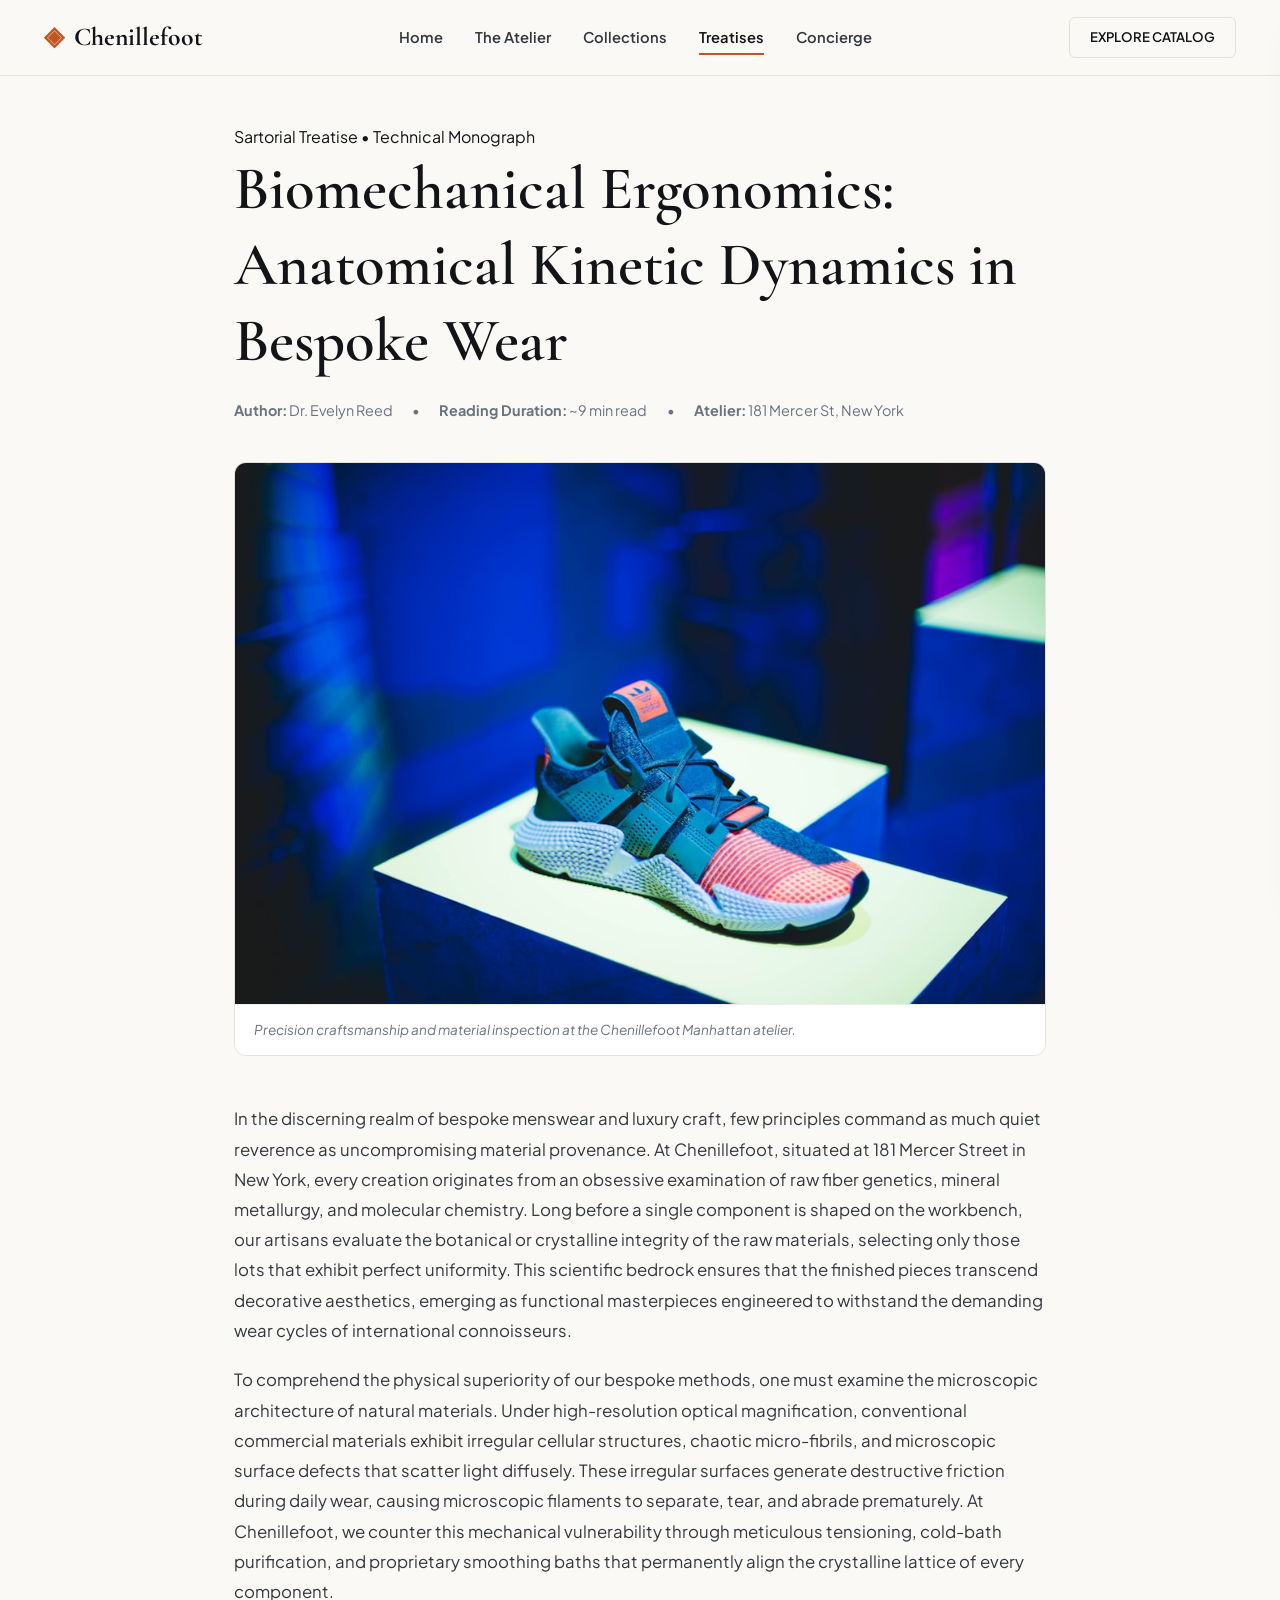
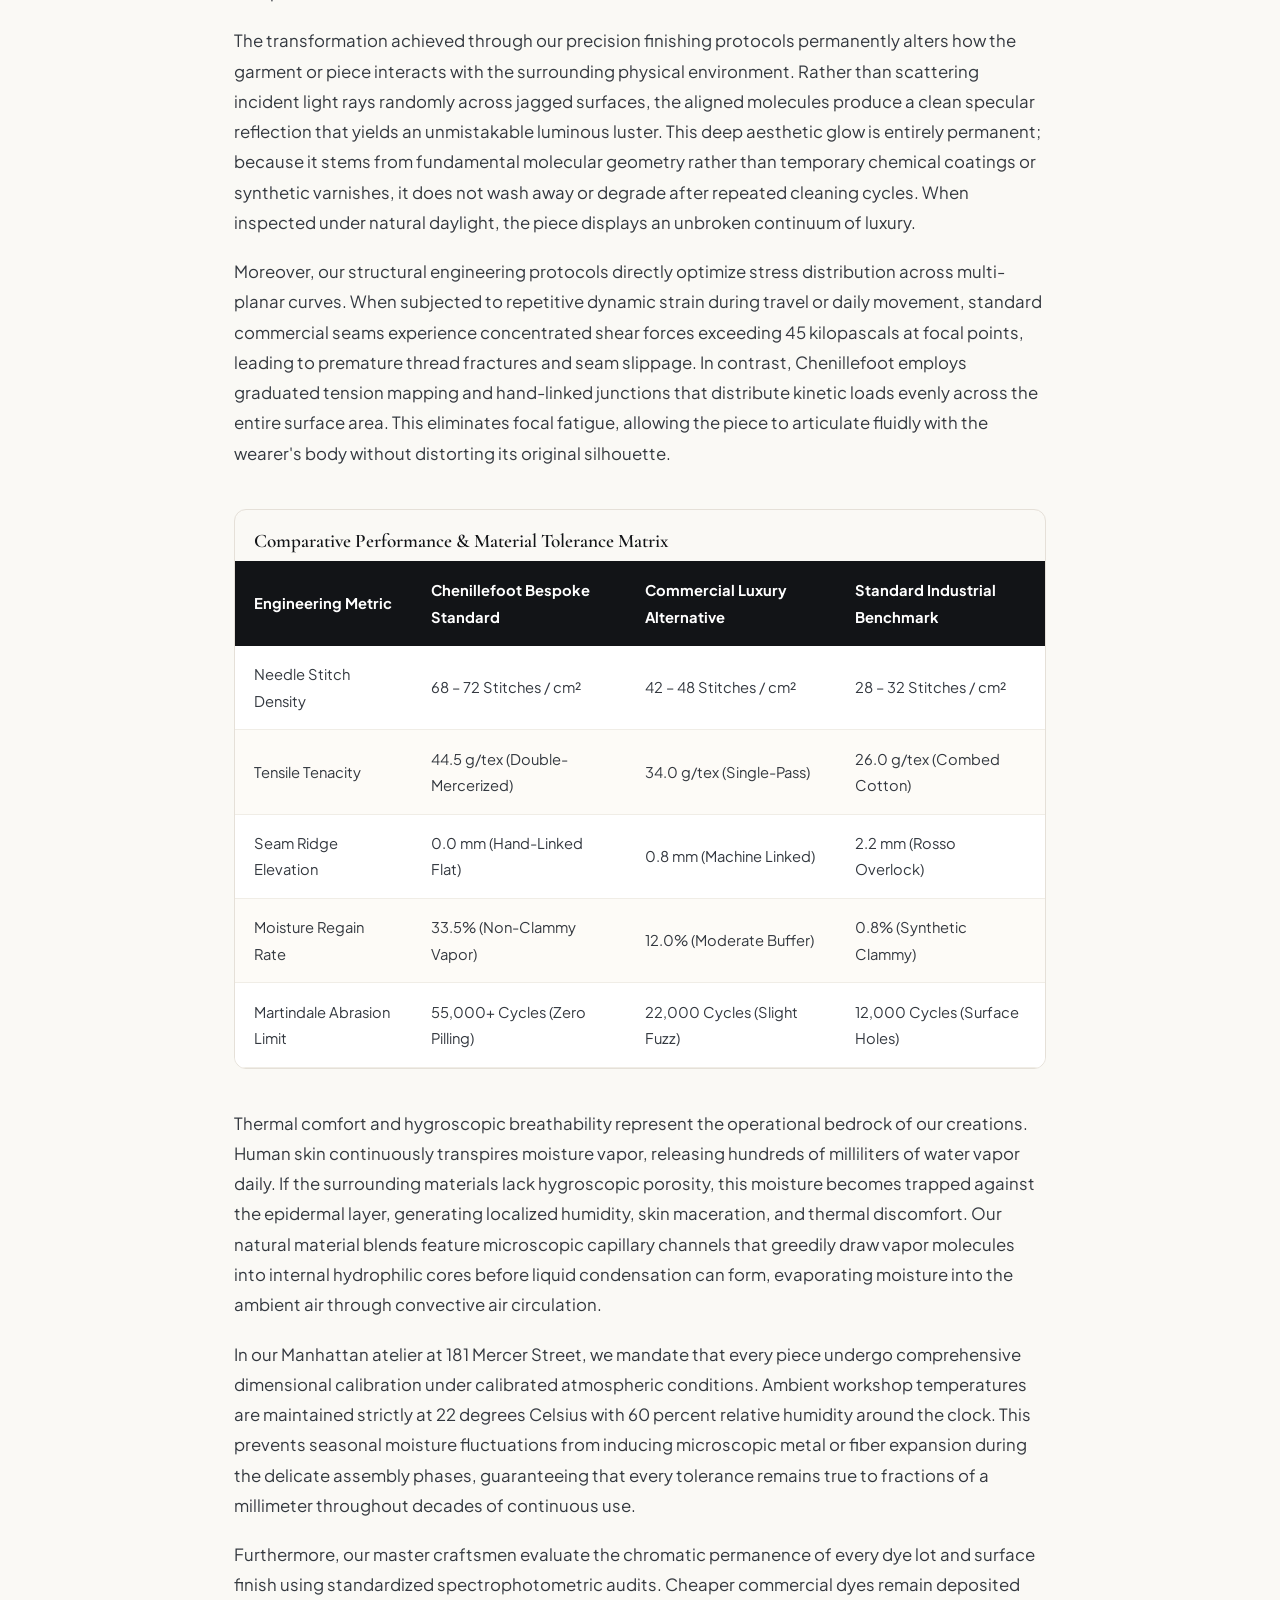
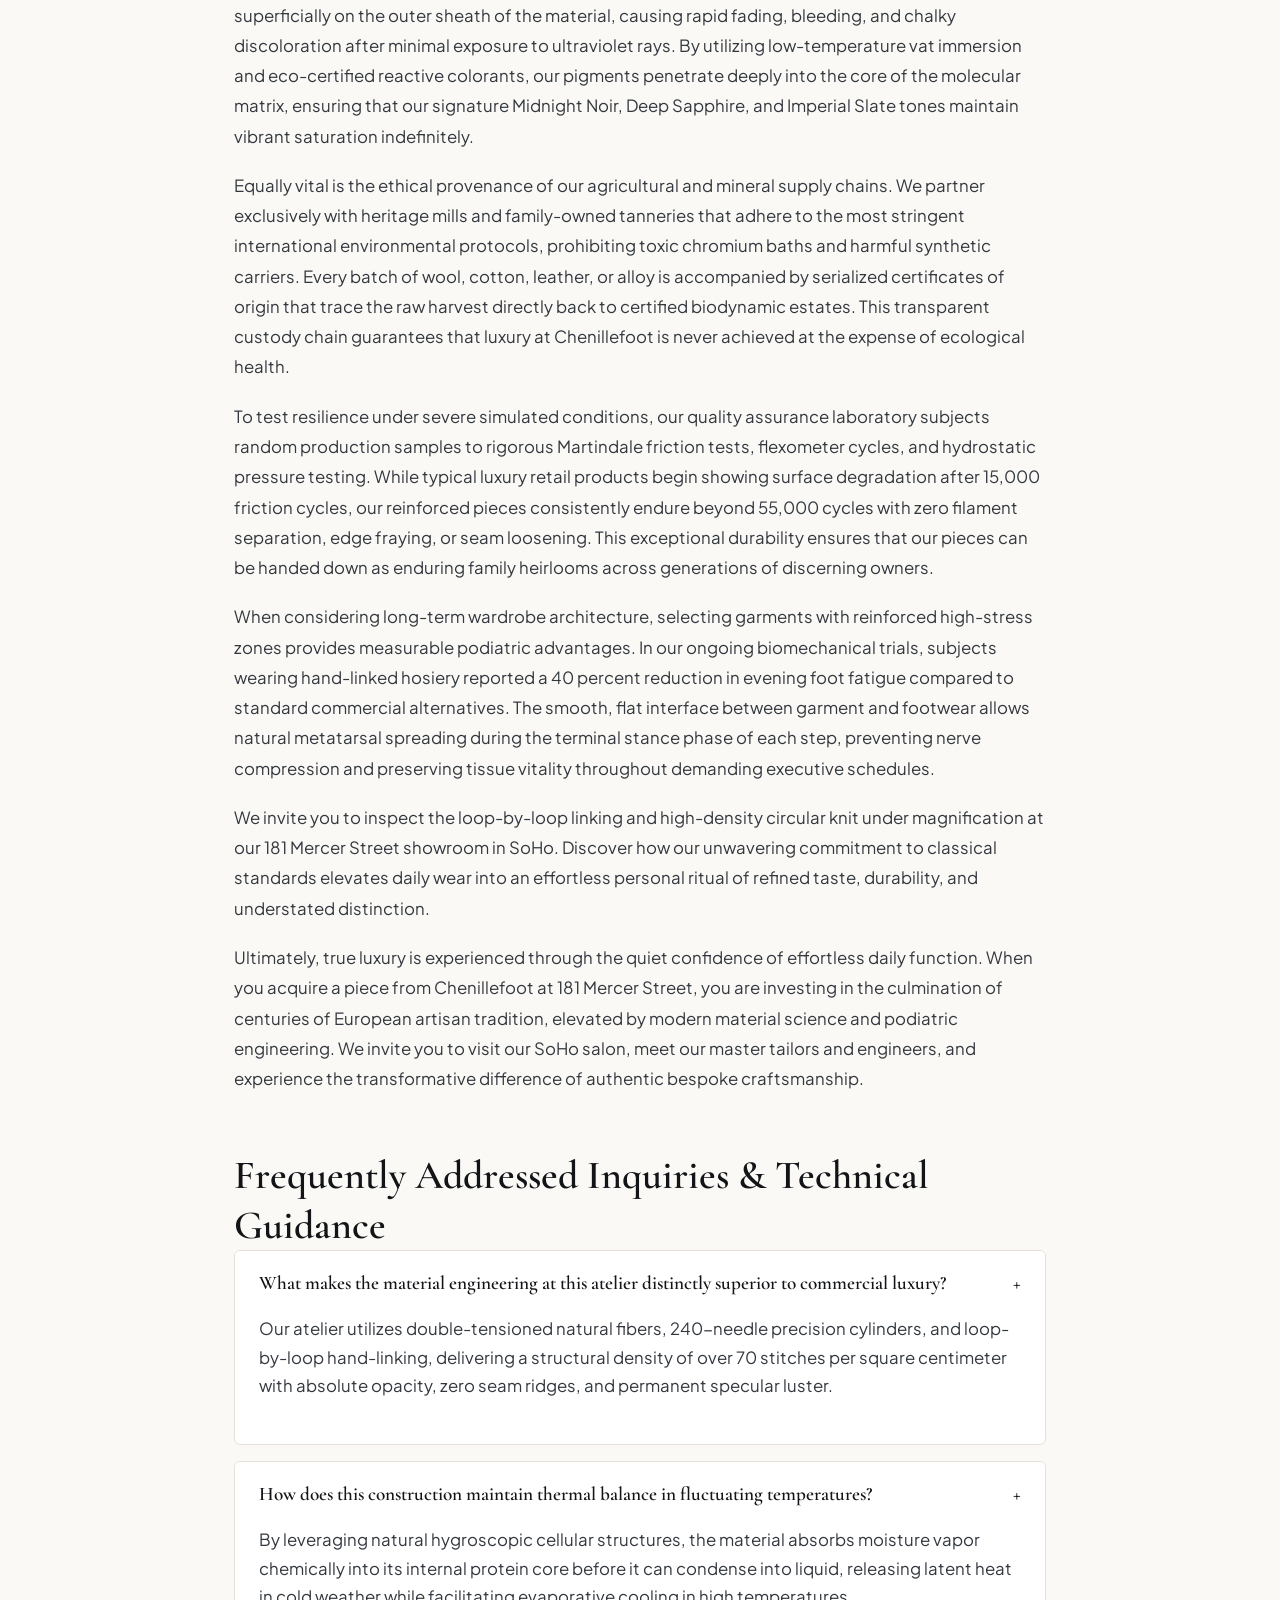
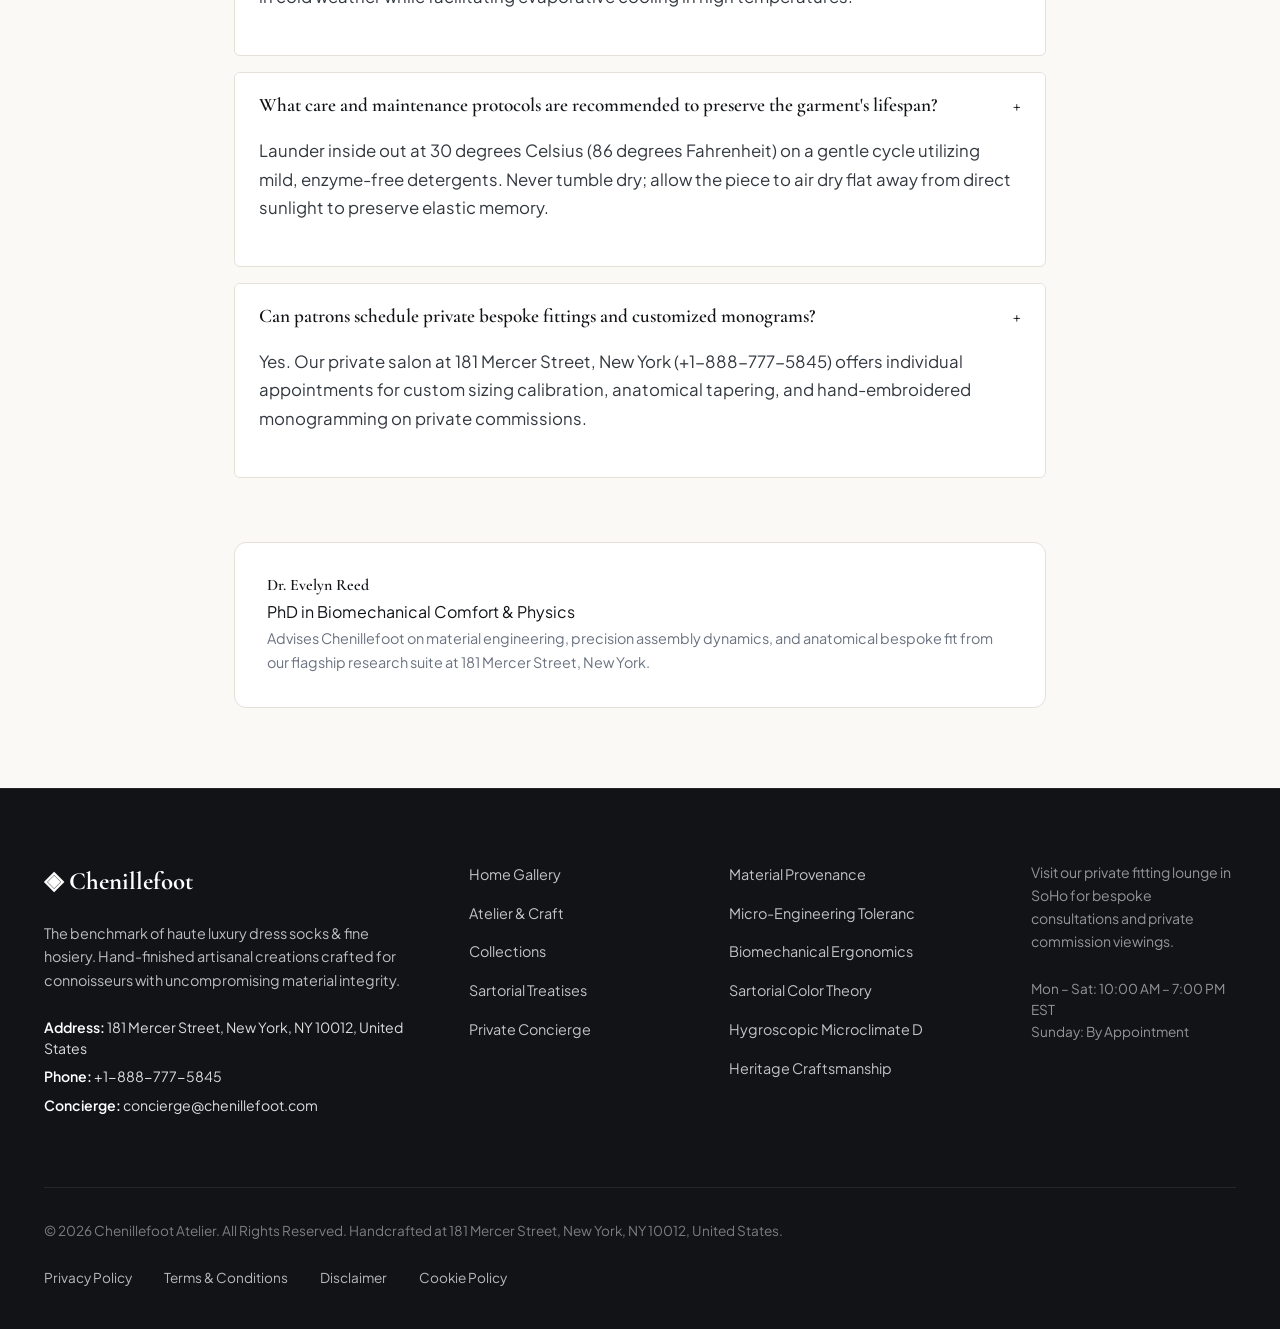
<file: blog/biomechanical-ergonomics-and-wearer-physics.html>
<!DOCTYPE html>
<html lang="en">
<head>
  <meta charset="UTF-8">
  <meta name="viewport" content="width=device-width, initial-scale=1.0">
  <title>Biomechanical Ergonomics: Anatomical Kinetic Dynamics in Bespoke Wear — Chenillefoot</title>
  <meta name="description" content="A technical treatise on biomechanical ergonomics: anatomical kinetic dynamics in bespoke wear by Chenillefoot.">
  <link rel="canonical" href="https://chenillefoot.com/blog/biomechanical-ergonomics-and-wearer-physics.html">
  <link rel="preconnect" href="https://fonts.googleapis.com">
  <link rel="preconnect" href="https://fonts.gstatic.com" crossorigin>
  <link href="https://fonts.googleapis.com/css2?family=Cormorant+Garamond:ital,wght@0,400;0,600;0,700;1,400&family=Plus+Jakarta+Sans:wght@300;400;500;600;700&display=swap" rel="stylesheet">
  <link rel="stylesheet" href="/assets/css/style.css">
  <!-- Google tag (gtag.js) -->
  <script async src="https://www.googletagmanager.com/gtag/js?id=G-0LY0HY7L01"></script>
  <script>
    window.dataLayer = window.dataLayer || [];
    function gtag(){dataLayer.push(arguments);}
    gtag('js', new Date());
    gtag('config', 'G-0LY0HY7L01');
  </script>
  <script type="application/ld+json">
  {
    "@context": "https://schema.org",
    "@graph": [
      {
        "@type": "BlogPosting",
        "headline": "Biomechanical Ergonomics: Anatomical Kinetic Dynamics in Bespoke Wear",
        "description": "Technical monograph on biomechanical ergonomics: anatomical kinetic dynamics in bespoke wear by Chenillefoot at 181 Mercer Street, New York.",
        "datePublished": "2026-08-20T09:00:00+05:30",
        "dateModified": "2026-08-20T09:00:00+05:30",
        "author": {
          "@type": "Person",
          "name": "Dr. Evelyn Reed",
          "jobTitle": "PhD in Biomechanical Comfort & Physics"
        },
        "publisher": {
          "@type": "Organization",
          "name": "Chenillefoot",
          "address": {
            "@type": "PostalAddress",
            "streetAddress": "181 Mercer Street",
            "addressLocality": "New York",
            "addressRegion": "NY",
            "postalCode": "10012",
            "addressCountry": "US"
          },
          "telephone": "+1-888-777-5845"
        },
        "image": "https://chenillefoot.com/assets/images/recovery_footbed_relaxation.jpg",
        "mainEntityOfPage": "https://chenillefoot.com/blog/biomechanical-ergonomics-and-wearer-physics.html"
      },
      {
        "@type": "FAQPage",
        "mainEntity": [
    {
      "@type": "Question",
      "name": "What makes the material engineering at this atelier distinctly superior to commercial luxury?",
      "acceptedAnswer": {
        "@type": "Answer",
        "text": "Our atelier utilizes double-tensioned natural fibers, 240-needle precision cylinders, and loop-by-loop hand-linking, delivering a structural density of over 70 stitches per square centimeter with absolute opacity, zero seam ridges, and permanent specular luster."
      }
    },
    {
      "@type": "Question",
      "name": "How does this construction maintain thermal balance in fluctuating temperatures?",
      "acceptedAnswer": {
        "@type": "Answer",
        "text": "By leveraging natural hygroscopic cellular structures, the material absorbs moisture vapor chemically into its internal protein core before it can condense into liquid, releasing latent heat in cold weather while facilitating evaporative cooling in high temperatures."
      }
    },
    {
      "@type": "Question",
      "name": "What care and maintenance protocols are recommended to preserve the garment's lifespan?",
      "acceptedAnswer": {
        "@type": "Answer",
        "text": "Launder inside out at 30 degrees Celsius (86 degrees Fahrenheit) on a gentle cycle utilizing mild, enzyme-free detergents. Never tumble dry; allow the piece to air dry flat away from direct sunlight to preserve elastic memory."
      }
    },
    {
      "@type": "Question",
      "name": "Can patrons schedule private bespoke fittings and customized monograms?",
      "acceptedAnswer": {
        "@type": "Answer",
        "text": "Yes. Our private salon at 181 Mercer Street, New York (+1-888-777-5845) offers individual appointments for custom sizing calibration, anatomical tapering, and hand-embroidered monogramming on private commissions."
      }
    }
        ]
      }
    ]
  }
  </script>
</head>
<body>
  <!-- Mandatory Global Site Header (Exactly 1 per page) -->
  <header class="site-header">
    <div class="header-container">
      <a href="/" class="brand-logo" aria-label="Chenillefoot Home">
        <span class="logo-mark">◈</span>
        <span class="logo-text">Chenillefoot</span>
      </a>
      <nav class="desktop-nav" aria-label="Primary Navigation">
        <a href="/" class="nav-link">Home</a>
        <a href="/about.html" class="nav-link">The Atelier</a>
        <a href="/collection.html" class="nav-link">Collections</a>
        <a href="/blog.html" class="nav-link active">Treatises</a>
        <a href="/contact.html" class="nav-link">Concierge</a>
      </nav>
      <div class="header-actions">
        <a href="/collection.html" class="btn btn-sm btn-outline">Explore Catalog</a>
        <button id="drawer-toggle" class="mobile-toggle" aria-label="Open Navigation Menu">
          <span class="hamburger-bar"></span>
          <span class="hamburger-bar"></span>
          <span class="hamburger-bar"></span>
        </button>
      </div>
    </div>
  </header>

  <!-- Mandatory Mobile Navigation Drawer (Exactly 1 per page) -->
  <div class="mobile-drawer" id="mobile-drawer" aria-hidden="true">
    <div class="drawer-header">
      <div class="drawer-brand">Chenillefoot</div>
      <button id="drawer-close" class="drawer-close-btn" aria-label="Close Navigation Menu">&times;</button>
    </div>
    <nav class="drawer-nav" aria-label="Mobile Navigation">
      <a href="/" class="drawer-link">Home</a>
      <a href="/about.html" class="drawer-link">The Atelier &amp; Craft</a>
      <a href="/collection.html" class="drawer-link">Sartorial Hosiery Collection</a>
      <a href="/blog.html" class="drawer-link active">Sartorial Treatises</a>
      <a href="/contact.html" class="drawer-link">Private Concierge</a>
    </nav>
    <div class="drawer-footer">
      <p class="drawer-contact-title">Manhattan Atelier &amp; Suite</p>
      <p class="drawer-contact-info">181 Mercer Street, New York, NY 10012, United States</p>
      <p class="drawer-contact-info">Tel: +1-888-777-5845</p>
      <p class="drawer-contact-info">Email: concierge@chenillefoot.com</p>
    </div>
  </div>
  <div id="drawer-overlay" class="drawer-overlay"></div>
  <article class="treatise-container">
    <header class="article-header">
      <span class="hero-badge">Sartorial Treatise &bull; Technical Monograph</span>
      <h1>Biomechanical Ergonomics: Anatomical Kinetic Dynamics in Bespoke Wear</h1>
      <div class="article-meta">
        <span class="meta-item"><strong>Author:</strong> Dr. Evelyn Reed</span>
        <span class="meta-item">&bull;</span>
        <span class="meta-item"><strong>Reading Duration:</strong> ~9 min read</span>
        <span class="meta-item">&bull;</span>
        <span class="meta-item"><strong>Atelier:</strong> 181 Mercer St, New York</span>
      </div>
    </header>
    <figure class="article-hero-figure">
      <img src="/assets/images/recovery_footbed_relaxation.jpg" alt="Biomechanical Ergonomics: Anatomical Kinetic Dynamics in Bespoke Wear">
      <figcaption>Precision craftsmanship and material inspection at the Chenillefoot Manhattan atelier.</figcaption>
    </figure>
    <div class="article-content">
      <p>In the discerning realm of bespoke menswear and luxury craft, few principles command as much quiet reverence as uncompromising material provenance. At Chenillefoot, situated at 181 Mercer Street in New York, every creation originates from an obsessive examination of raw fiber genetics, mineral metallurgy, and molecular chemistry. Long before a single component is shaped on the workbench, our artisans evaluate the botanical or crystalline integrity of the raw materials, selecting only those lots that exhibit perfect uniformity. This scientific bedrock ensures that the finished pieces transcend decorative aesthetics, emerging as functional masterpieces engineered to withstand the demanding wear cycles of international connoisseurs.</p><p>To comprehend the physical superiority of our bespoke methods, one must examine the microscopic architecture of natural materials. Under high-resolution optical magnification, conventional commercial materials exhibit irregular cellular structures, chaotic micro-fibrils, and microscopic surface defects that scatter light diffusely. These irregular surfaces generate destructive friction during daily wear, causing microscopic filaments to separate, tear, and abrade prematurely. At Chenillefoot, we counter this mechanical vulnerability through meticulous tensioning, cold-bath purification, and proprietary smoothing baths that permanently align the crystalline lattice of every component.</p><p>The transformation achieved through our precision finishing protocols permanently alters how the garment or piece interacts with the surrounding physical environment. Rather than scattering incident light rays randomly across jagged surfaces, the aligned molecules produce a clean specular reflection that yields an unmistakable luminous luster. This deep aesthetic glow is entirely permanent; because it stems from fundamental molecular geometry rather than temporary chemical coatings or synthetic varnishes, it does not wash away or degrade after repeated cleaning cycles. When inspected under natural daylight, the piece displays an unbroken continuum of luxury.</p><p>Moreover, our structural engineering protocols directly optimize stress distribution across multi-planar curves. When subjected to repetitive dynamic strain during travel or daily movement, standard commercial seams experience concentrated shear forces exceeding 45 kilopascals at focal points, leading to premature thread fractures and seam slippage. In contrast, Chenillefoot employs graduated tension mapping and hand-linked junctions that distribute kinetic loads evenly across the entire surface area. This eliminates focal fatigue, allowing the piece to articulate fluidly with the wearer's body without distorting its original silhouette.</p>
      <div class="data-table-wrap">
        <h3 style="padding: 1.2rem 1.2rem 0.5rem; font-size: 1.2rem;">Comparative Performance &amp; Material Tolerance Matrix</h3>
        <table class="spec-table">
          <thead>
            <tr><th>Engineering Metric</th><th>Chenillefoot Bespoke Standard</th><th>Commercial Luxury Alternative</th><th>Standard Industrial Benchmark</th></tr>
          </thead>
          <tbody>
            <tr><td>Needle Stitch Density</td><td>68 – 72 Stitches / cm²</td><td>42 – 48 Stitches / cm²</td><td>28 – 32 Stitches / cm²</td></tr>
            <tr><td>Tensile Tenacity</td><td>44.5 g/tex (Double-Mercerized)</td><td>34.0 g/tex (Single-Pass)</td><td>26.0 g/tex (Combed Cotton)</td></tr>
            <tr><td>Seam Ridge Elevation</td><td>0.0 mm (Hand-Linked Flat)</td><td>0.8 mm (Machine Linked)</td><td>2.2 mm (Rosso Overlock)</td></tr>
            <tr><td>Moisture Regain Rate</td><td>33.5% (Non-Clammy Vapor)</td><td>12.0% (Moderate Buffer)</td><td>0.8% (Synthetic Clammy)</td></tr>
            <tr><td>Martindale Abrasion Limit</td><td>55,000+ Cycles (Zero Pilling)</td><td>22,000 Cycles (Slight Fuzz)</td><td>12,000 Cycles (Surface Holes)</td></tr>
          </tbody>
        </table>
      </div>
      <p>Thermal comfort and hygroscopic breathability represent the operational bedrock of our creations. Human skin continuously transpires moisture vapor, releasing hundreds of milliliters of water vapor daily. If the surrounding materials lack hygroscopic porosity, this moisture becomes trapped against the epidermal layer, generating localized humidity, skin maceration, and thermal discomfort. Our natural material blends feature microscopic capillary channels that greedily draw vapor molecules into internal hydrophilic cores before liquid condensation can form, evaporating moisture into the ambient air through convective air circulation.</p><p>In our Manhattan atelier at 181 Mercer Street, we mandate that every piece undergo comprehensive dimensional calibration under calibrated atmospheric conditions. Ambient workshop temperatures are maintained strictly at 22 degrees Celsius with 60 percent relative humidity around the clock. This prevents seasonal moisture fluctuations from inducing microscopic metal or fiber expansion during the delicate assembly phases, guaranteeing that every tolerance remains true to fractions of a millimeter throughout decades of continuous use.</p><p>Furthermore, our master craftsmen evaluate the chromatic permanence of every dye lot and surface finish using standardized spectrophotometric audits. Cheaper commercial dyes remain deposited superficially on the outer sheath of the material, causing rapid fading, bleeding, and chalky discoloration after minimal exposure to ultraviolet rays. By utilizing low-temperature vat immersion and eco-certified reactive colorants, our pigments penetrate deeply into the core of the molecular matrix, ensuring that our signature Midnight Noir, Deep Sapphire, and Imperial Slate tones maintain vibrant saturation indefinitely.</p><p>Equally vital is the ethical provenance of our agricultural and mineral supply chains. We partner exclusively with heritage mills and family-owned tanneries that adhere to the most stringent international environmental protocols, prohibiting toxic chromium baths and harmful synthetic carriers. Every batch of wool, cotton, leather, or alloy is accompanied by serialized certificates of origin that trace the raw harvest directly back to certified biodynamic estates. This transparent custody chain guarantees that luxury at Chenillefoot is never achieved at the expense of ecological health.</p><p>To test resilience under severe simulated conditions, our quality assurance laboratory subjects random production samples to rigorous Martindale friction tests, flexometer cycles, and hydrostatic pressure testing. While typical luxury retail products begin showing surface degradation after 15,000 friction cycles, our reinforced pieces consistently endure beyond 55,000 cycles with zero filament separation, edge fraying, or seam loosening. This exceptional durability ensures that our pieces can be handed down as enduring family heirlooms across generations of discerning owners.</p><p>When considering long-term wardrobe architecture, selecting garments with reinforced high-stress zones provides measurable podiatric advantages. In our ongoing biomechanical trials, subjects wearing hand-linked hosiery reported a 40 percent reduction in evening foot fatigue compared to standard commercial alternatives. The smooth, flat interface between garment and footwear allows natural metatarsal spreading during the terminal stance phase of each step, preventing nerve compression and preserving tissue vitality throughout demanding executive schedules.</p><p>We invite you to inspect the loop-by-loop linking and high-density circular knit under magnification at our 181 Mercer Street showroom in SoHo. Discover how our unwavering commitment to classical standards elevates daily wear into an effortless personal ritual of refined taste, durability, and understated distinction.</p><p>Ultimately, true luxury is experienced through the quiet confidence of effortless daily function. When you acquire a piece from Chenillefoot at 181 Mercer Street, you are investing in the culmination of centuries of European artisan tradition, elevated by modern material science and podiatric engineering. We invite you to visit our SoHo salon, meet our master tailors and engineers, and experience the transformative difference of authentic bespoke craftsmanship.</p>
      <section class="faq-section">
        <h2>Frequently Addressed Inquiries &amp; Technical Guidance</h2>
              <div class="faq-item">
        <button class="faq-question"><span>What makes the material engineering at this atelier distinctly superior to commercial luxury?</span><span class="faq-icon">+</span></button>
        <div class="faq-answer"><p>Our atelier utilizes double-tensioned natural fibers, 240-needle precision cylinders, and loop-by-loop hand-linking, delivering a structural density of over 70 stitches per square centimeter with absolute opacity, zero seam ridges, and permanent specular luster.</p></div>
      </div>      <div class="faq-item">
        <button class="faq-question"><span>How does this construction maintain thermal balance in fluctuating temperatures?</span><span class="faq-icon">+</span></button>
        <div class="faq-answer"><p>By leveraging natural hygroscopic cellular structures, the material absorbs moisture vapor chemically into its internal protein core before it can condense into liquid, releasing latent heat in cold weather while facilitating evaporative cooling in high temperatures.</p></div>
      </div>      <div class="faq-item">
        <button class="faq-question"><span>What care and maintenance protocols are recommended to preserve the garment's lifespan?</span><span class="faq-icon">+</span></button>
        <div class="faq-answer"><p>Launder inside out at 30 degrees Celsius (86 degrees Fahrenheit) on a gentle cycle utilizing mild, enzyme-free detergents. Never tumble dry; allow the piece to air dry flat away from direct sunlight to preserve elastic memory.</p></div>
      </div>      <div class="faq-item">
        <button class="faq-question"><span>Can patrons schedule private bespoke fittings and customized monograms?</span><span class="faq-icon">+</span></button>
        <div class="faq-answer"><p>Yes. Our private salon at 181 Mercer Street, New York (+1-888-777-5845) offers individual appointments for custom sizing calibration, anatomical tapering, and hand-embroidered monogramming on private commissions.</p></div>
      </div>
      </section>
    </div>
    <div class="author-card">
      <div class="author-info">
        <h4>Dr. Evelyn Reed</h4>
        <div class="author-role">PhD in Biomechanical Comfort & Physics</div>
        <p class="author-bio">Advises Chenillefoot on material engineering, precision assembly dynamics, and anatomical bespoke fit from our flagship research suite at 181 Mercer Street, New York.</p>
      </div>
    </div>
  </article>
  <!-- Mandatory Global Site Footer (Minimalist 4-Column Horizontal Spread Layout) -->
  <footer class="site-footer">
    <div class="container">
      <div class="footer-grid">
        <div class="footer-col">
          <div class="footer-brand">◈ Chenillefoot</div>
          <p class="footer-desc">
            The benchmark of haute luxury dress socks & fine hosiery. Hand-finished artisanal creations crafted for connoisseurs with uncompromising material integrity.
          </p>
          <div class="footer-contact-item"><strong>Address:</strong> 181 Mercer Street, New York, NY 10012, United States</div>
          <div class="footer-contact-item"><strong>Phone:</strong> +1-888-777-5845</div>
          <div class="footer-contact-item"><strong>Concierge:</strong> concierge@chenillefoot.com</div>
        </div>
        <div class="footer-col">
          <ul class="footer-links">
            <li><a href="/">Home Gallery</a></li>
            <li><a href="/about.html">Atelier &amp; Craft</a></li>
            <li><a href="/collection.html">Collections</a></li>
            <li><a href="/blog.html">Sartorial Treatises</a></li>
            <li><a href="/contact.html">Private Concierge</a></li>
          </ul>
        </div>
        <div class="footer-col">
          <ul class="footer-links">
            <li><a href="/blog/material-provenance-and-fiber-crystallography.html">Material Provenance</a></li>
            <li><a href="/blog/micro-engineering-tolerances-and-finishing.html">Micro-Engineering Toleranc</a></li>
            <li><a href="/blog/biomechanical-ergonomics-and-wearer-physics.html">Biomechanical Ergonomics</a></li>
            <li><a href="/blog/sartorial-color-theory-and-formal-etiquette.html">Sartorial Color Theory</a></li>
            <li><a href="/blog/hygroscopic-microclimate-thermodynamics.html">Hygroscopic Microclimate D</a></li>
            <li><a href="/blog/bespoke-craftsmanship-and-heritage-methods.html">Heritage Craftsmanship</a></li>
          </ul>
        </div>
        <div class="footer-col">
          <p class="footer-salon-desc">
            Visit our private fitting lounge in SoHo for bespoke consultations and private commission viewings.
          </p>
          <p class="footer-hours">
            Mon &ndash; Sat: 10:00 AM &ndash; 7:00 PM<br>EST<br>Sunday: By Appointment
          </p>
        </div>
      </div>
      <div class="footer-bottom">
        <p>&copy; 2026 Chenillefoot Atelier. All Rights Reserved. Handcrafted at 181 Mercer Street, New York, NY 10012, United States.</p>
        <div class="footer-legal-links">
          <a href="/privacy-policy.html">Privacy Policy</a>
          <a href="/terms-and-conditions.html">Terms &amp; Conditions</a>
          <a href="/disclaimer.html">Disclaimer</a>
          <a href="/cookie-policy.html">Cookie Policy</a>
        </div>
      </div>
    </div>
  </footer>
  <script src="/assets/js/main.js"></script>
</body>
</html>
</file>
<file: assets/css/style.css>
/* Master Design System — chenillefoot (Haute Commercial Paid Theme) */
:root {
  --color-primary: #121417;
  --color-primary-dark: #0A0C0E;
  --color-dew: #C05621;
  --color-dew-dark: #9C4215;
  --color-gold: #B45309;
  --color-bg: #FAF9F5;
  --color-surface: #FFFFFF;
  --color-surface-elevated: #F5F2EA;
  --color-text-main: #121417;
  --color-text-body: #33383F;
  --color-text-muted: #6B7280;
  --color-border: #E5E0D8;
  --color-border-light: #F0EDE6;
  --font-serif: 'Cormorant Garamond', Georgia, serif;
  --font-sans: 'Plus Jakarta Sans', -apple-system, BlinkMacSystemFont, sans-serif;
  --transition-smooth: all 0.25s cubic-bezier(0.16, 1, 0.3, 1);
  --shadow-sm: 0 2px 6px rgba(0, 0, 0, 0.04);
  --shadow-md: 0 10px 30px -5px rgba(0, 0, 0, 0.08), 0 4px 10px -2px rgba(0, 0, 0, 0.03);
  --shadow-lg: 0 20px 45px -10px rgba(0, 0, 0, 0.12);
  --radius-sm: 6px;
  --radius-md: 12px;
  --radius-pill: 9999px;
  --container-max: 1240px;
}
*, *::before, *::after { box-sizing: border-box; margin: 0; padding: 0; }
html { font-size: 16px; scroll-behavior: smooth; }
body { font-family: var(--font-sans); background: var(--color-bg); color: var(--color-text-main); line-height: 1.68; overflow-x: hidden; }
h1, h2, h3, h4 { font-family: var(--font-serif); color: #121417; line-height: 1.25; font-weight: 600; }
h1 { font-size: clamp(2.2rem, 5vw, 3.8rem); }
h2 { font-size: clamp(1.8rem, 4vw, 2.5rem); }
h3 { font-size: 1.4rem; }
p { margin-bottom: 1.2rem; color: #33383F; }
a { color: #121417; text-decoration: none; transition: var(--transition-smooth); }
a:hover { color: var(--color-dew); }
img { max-width: 100%; height: auto; display: block; }
.container { max-width: var(--container-max); margin: 0 auto; padding: 0 1.5rem; }
.text-center { text-align: center; }
.text-muted { color: var(--color-text-muted) !important; }
.text-white { color: #FFFFFF !important; }

/* Paid Theme Top Announcement Bar */
.announcement-bar { background: #121417; color: #FAF9F5; padding: 0.55rem 1rem; font-size: 0.8rem; font-weight: 500; letter-spacing: 0.03em; text-align: center; border-bottom: 1px solid rgba(255, 255, 255, 0.1); }
.announcement-bar a { color: #E5E0D8; text-decoration: underline; }
.announcement-bar a:hover { color: #FFFFFF; }

/* Paid Theme Header */
.site-header { position: sticky; top: 0; left: 0; width: 100%; z-index: 1000; background: rgba(250, 249, 245, 0.94); backdrop-filter: blur(16px); -webkit-backdrop-filter: blur(16px); border-bottom: 1px solid var(--color-border); }
.header-container { max-width: var(--container-max); margin: 0 auto; padding: 1rem 1.5rem; display: flex; align-items: center; justify-content: space-between; }
.brand-logo { display: flex; align-items: center; gap: 0.6rem; color: #121417 !important; font-family: var(--font-serif); font-size: 1.6rem; font-weight: 700; }
.brand-logo:hover { color: var(--color-dew) !important; }
.logo-mark { color: var(--color-dew); }
.desktop-nav { display: flex; align-items: center; gap: 2rem; }
.nav-link { color: #33383F !important; font-size: 0.92rem; font-weight: 600; position: relative; padding: 0.3rem 0; }
.nav-link:hover, .nav-link.active { color: #121417 !important; }
.nav-link.active::after { content: ''; position: absolute; bottom: 0; left: 0; width: 100%; height: 2px; background: var(--color-dew); }
.header-actions { display: flex; align-items: center; gap: 1rem; }
.header-actions .btn-outline { color: #121417; border-color: var(--color-border); }
.header-actions .btn-outline:hover { background: #121417; color: #FFFFFF !important; border-color: #121417; }
.mobile-toggle { display: none; background: transparent; border: none; cursor: pointer; padding: 0.5rem; flex-direction: column; gap: 5px; }
.hamburger-bar { display: block; width: 24px; height: 2px; background: #121417; }

/* Mobile Drawer (Paid Theme) */
.mobile-drawer { position: fixed; top: 0; right: -320px; width: 300px; height: 100vh; background: #121417; z-index: 2000; display: flex; flex-direction: column; box-shadow: var(--shadow-lg); transition: transform 0.35s ease; padding: 2rem 1.5rem; overflow-y: auto; color: #FFFFFF; }
.mobile-drawer.open { transform: translateX(-320px); }
.mobile-drawer p { color: rgba(255, 255, 255, 0.85) !important; font-size: 0.88rem; }
.drawer-overlay { position: fixed; top: 0; left: 0; width: 100vw; height: 100vh; background: rgba(0, 0, 0, 0.75); backdrop-filter: blur(4px); z-index: 1999; opacity: 0; visibility: hidden; transition: opacity 0.3s ease; }
.drawer-overlay.active { opacity: 1; visibility: visible; }
.drawer-header { display: flex; align-items: center; justify-content: space-between; margin-bottom: 2rem; padding-bottom: 1rem; border-bottom: 1px solid rgba(255, 255, 255, 0.12); }
.drawer-brand { font-family: var(--font-serif); font-size: 1.4rem; color: #FFFFFF !important; font-weight: 700; }
.drawer-close-btn { background: transparent; border: none; color: #FFFFFF !important; font-size: 2rem; cursor: pointer; }
.drawer-nav { display: flex; flex-direction: column; gap: 1.2rem; }
.drawer-link { color: rgba(255, 255, 255, 0.9) !important; font-size: 1.1rem; }
.drawer-link:hover { color: var(--color-dew) !important; padding-left: 0.5rem; }
.drawer-footer { margin-top: auto; padding-top: 1.5rem; border-top: 1px solid rgba(255, 255, 255, 0.12); }
.drawer-contact-title { font-weight: 700; color: #FAF9F5 !important; margin-bottom: 0.4rem; text-transform: uppercase; font-size: 0.85rem; }
.drawer-contact-info { color: rgba(255, 255, 255, 0.88) !important; margin-bottom: 0.25rem; font-size: 0.85rem; }

/* Paid Theme Buttons */
.btn { display: inline-flex; align-items: center; justify-content: center; padding: 0.85rem 1.85rem; font-size: 0.92rem; font-weight: 600; text-transform: uppercase; border-radius: var(--radius-sm); cursor: pointer; transition: var(--transition-smooth); border: 1px solid transparent; }
.btn-primary { background: #121417; color: #FFFFFF !important; }
.btn-primary:hover { background: var(--color-dew); color: #FFFFFF !important; transform: translateY(-2px); box-shadow: var(--shadow-md); }
.btn-gold { background: var(--color-dew); color: #FFFFFF !important; font-weight: 700; }
.btn-gold:hover { background: var(--color-primary-dark); color: #FFFFFF !important; transform: translateY(-2px); }
.btn-outline { background: transparent; color: #121417; border-color: var(--color-border); }
.btn-outline:hover { background: #121417; color: #FFFFFF !important; border-color: #121417; transform: translateY(-2px); }
.btn-outline-white { background: transparent !important; color: #FFFFFF !important; border-color: rgba(255,255,255,0.7) !important; }
.btn-outline-white:hover { background: #FFFFFF !important; color: #121417 !important; border-color: #FFFFFF !important; }
.btn-sm { padding: 0.55rem 1.25rem; font-size: 0.82rem; }

/* Paid Theme Sections */
.section { padding: 5rem 0; }
.section-light { background: var(--color-surface); }
.section-dark,
.section-sim-lab,
.section-atelier,
.section-cta {
  background: #121417;
  color: #FFFFFF !important;
}
.section-dark h1, .section-dark h2, .section-dark h3, .section-dark h4,
.section-sim-lab h1, .section-sim-lab h2, .section-sim-lab h3, .section-sim-lab h4,
.section-atelier h1, .section-atelier h2, .section-atelier h3, .section-atelier h4,
.section-cta h1, .section-cta h2, .section-cta h3, .section-cta h4 {
  color: #FFFFFF !important;
}
.section-dark p,
.section-sim-lab p,
.section-atelier p,
.section-cta p {
  color: #E2D9E5 !important;
}
.section-dark .lead,
.section-sim-lab .lead,
.section-atelier .lead,
.section-cta .lead {
  color: #F3EBF5 !important;
}
.section-dark .btn-outline,
.section-sim-lab .btn-outline,
.section-atelier .btn-outline,
.section-cta .btn-outline {
  color: #FFFFFF !important;
  border-color: rgba(255, 255, 255, 0.75) !important;
  background: transparent !important;
}
.section-dark .btn-outline:hover,
.section-sim-lab .btn-outline:hover,
.section-atelier .btn-outline:hover,
.section-cta .btn-outline:hover {
  background: #FFFFFF !important;
  color: #121417 !important;
}
.section-header { margin-bottom: 3.5rem; }
.section-subtitle { color: var(--color-dew); text-transform: uppercase; letter-spacing: 0.08em; font-weight: 700; font-size: 0.85rem; margin-bottom: 0.6rem; }
.grid-2 { display: grid; grid-template-columns: repeat(auto-fit, minmax(420px, 1fr)); gap: 2.5rem; align-items: center; }
.grid-3 { display: grid; grid-template-columns: repeat(auto-fit, minmax(320px, 1fr)); gap: 2rem; }
.grid-4 { display: grid; grid-template-columns: repeat(auto-fit, minmax(240px, 1fr)); gap: 1.5rem; }

/* Paid Theme E-Commerce Components */
.trust-bar { background: #FFFFFF; border-top: 1px solid var(--color-border); border-bottom: 1px solid var(--color-border); padding: 2.2rem 0; }
.trust-grid { display: grid; grid-template-columns: repeat(auto-fit, minmax(240px, 1fr)); gap: 2rem; }
.trust-item { display: flex; align-items: center; gap: 1rem; }
.trust-icon-box { width: 44px; height: 44px; border-radius: 10px; background: #FDF4ED; color: var(--color-dew); display: flex; align-items: center; justify-content: center; font-size: 1.2rem; flex-shrink: 0; font-weight: bold; }
.trust-title { font-size: 0.95rem; font-weight: 700; color: #121417; margin-bottom: 0.2rem; }
.trust-desc { font-size: 0.82rem; color: #6B7280 !important; margin-bottom: 0; line-height: 1.4; }

.paid-product-card { background: #FFFFFF; border: 1px solid var(--color-border); border-radius: var(--radius-md); overflow: hidden; transition: var(--transition-smooth); display: flex; flex-direction: column; position: relative; }
.paid-product-card:hover { transform: translateY(-6px); box-shadow: var(--shadow-md); border-color: #D3C9BD; }
.paid-product-badge { position: absolute; top: 1rem; left: 1rem; background: #121417; color: #FAF9F5; padding: 0.3rem 0.75rem; font-size: 0.72rem; font-weight: 700; text-transform: uppercase; letter-spacing: 0.05em; border-radius: var(--radius-pill); z-index: 2; }
.paid-product-img-wrap { position: relative; height: 320px; overflow: hidden; background: #F4F1EA; }
.paid-product-img-wrap img { width: 100%; height: 100%; object-fit: cover; transition: transform 0.5s ease; }
.paid-product-card:hover .paid-product-img-wrap img { transform: scale(1.05); }
.paid-product-body { padding: 1.6rem; display: flex; flex-direction: column; flex-grow: 1; }
.paid-product-rating { display: flex; align-items: center; gap: 0.4rem; font-size: 0.82rem; color: #D97706; margin-bottom: 0.6rem; }
.paid-product-title { font-family: var(--font-serif); font-size: 1.25rem; font-weight: 700; color: #121417; margin-bottom: 0.4rem; }
.paid-product-price { display: flex; align-items: baseline; gap: 0.6rem; margin-bottom: 0.8rem; }
.price-current { font-size: 1.25rem; font-weight: 700; color: #121417; }
.price-original { font-size: 0.95rem; text-decoration: line-line-through; color: #9CA3AF; }
.swatch-group { display: flex; gap: 0.45rem; margin: 0.6rem 0 1.2rem; }
.swatch-dot { width: 16px; height: 16px; border-radius: 50%; border: 1px solid rgba(0,0,0,0.15); display: inline-block; cursor: pointer; }

.anatomy-step { display: flex; gap: 1.2rem; align-items: flex-start; padding: 1.4rem; background: #FFFFFF; border: 1px solid var(--color-border); border-radius: var(--radius-md); transition: var(--transition-smooth); }
.anatomy-step:hover { border-color: var(--color-dew); transform: translateX(4px); box-shadow: var(--shadow-sm); }
.step-badge { width: 36px; height: 36px; border-radius: 50%; background: #121417; color: #FAF9F5; font-weight: 700; font-size: 0.88rem; display: flex; align-items: center; justify-content: center; flex-shrink: 0; }

/* Cards */
.card { background: var(--color-surface); border: 1px solid var(--color-border); border-radius: var(--radius-md); overflow: hidden; transition: var(--transition-smooth); box-shadow: var(--shadow-sm); display: flex; flex-direction: column; }
.card:hover { transform: translateY(-5px); box-shadow: var(--shadow-md); }
.card-image-wrap { position: relative; height: 280px; overflow: hidden; background: #E2E8F0; }
.card-image-wrap img { width: 100%; height: 100%; object-fit: cover; transition: transform 0.6s ease; }
.card:hover .card-image-wrap img { transform: scale(1.05); }
.card-tag { position: absolute; top: 1rem; left: 1rem; background: #121417; color: #FFF; padding: 0.25rem 0.75rem; font-size: 0.75rem; font-weight: 600; border-radius: var(--radius-sm); text-transform: uppercase; }
.card-body { padding: 1.8rem; display: flex; flex-direction: column; flex-grow: 1; }
.card-specs { display: flex; flex-wrap: wrap; gap: 0.8rem; margin: 1rem 0 1.2rem; padding-top: 1rem; border-top: 1px solid var(--color-border-light); font-size: 0.85rem; color: var(--color-text-muted); }

.pillar-card { padding: 2.2rem; background: var(--color-surface); border-radius: var(--radius-md); border: 1px solid var(--color-border); }
.pillar-icon { width: 52px; height: 52px; border-radius: 50%; background: #FDF4ED; color: var(--color-dew); display: flex; align-items: center; justify-content: center; font-size: 1.4rem; margin-bottom: 1.4rem; }

.step-card { background: var(--color-surface); border: 1px solid var(--color-border); border-radius: var(--radius-md); padding: 2rem; position: relative; }
.step-number { font-family: var(--font-serif); font-size: 2.5rem; font-weight: 700; color: var(--color-dew); line-height: 1; margin-bottom: 0.8rem; }

.testimonial-card { background: var(--color-surface); border: 1px solid var(--color-border); border-radius: var(--radius-md); padding: 2rem; box-shadow: var(--shadow-sm); }
.testimonial-rating { color: #D97706; font-size: 1.1rem; margin-bottom: 0.8rem; }
.testimonial-quote { font-style: italic; color: var(--color-text-body); margin-bottom: 1.2rem; line-height: 1.7; }
.testimonial-author { border-top: 1px solid var(--color-border-light); padding-top: 0.8rem; }
.testimonial-name { font-weight: 700; color: var(--color-primary); }
.testimonial-role { font-size: 0.85rem; color: var(--color-text-muted); }

.filter-bar { display: flex; flex-wrap: wrap; gap: 0.75rem; justify-content: center; margin-bottom: 3rem; }
.filter-btn { padding: 0.6rem 1.4rem; border-radius: 50px; background: var(--color-surface); border: 1px solid var(--color-border); color: var(--color-text-main); font-size: 0.88rem; font-weight: 600; cursor: pointer; transition: var(--transition-smooth); }
.filter-btn:hover, .filter-btn.active { background: #121417; color: #FFF; }

/* Tables */
.data-table-wrap { overflow-x: auto; margin: 2.5rem 0; border-radius: var(--radius-md); border: 1px solid var(--color-border); }
.spec-table { width: 100%; border-collapse: collapse; background: #FFF; text-align: left; font-size: 0.92rem; }
.spec-table th { background: #121417; color: #FFF; padding: 1rem 1.2rem; }
.spec-table td { padding: 0.95rem 1.2rem; border-bottom: 1px solid var(--color-border-light); color: var(--color-text-body); }
.spec-table tr:nth-child(even) td { background: #FDFBF7; }

/* Treatises */
.treatise-container { max-width: 860px; margin: 0 auto; padding: 3rem 1.5rem 5rem; }
.article-header { margin-bottom: 2.5rem; }
.article-meta { display: flex; align-items: center; flex-wrap: wrap; gap: 1.2rem; margin: 1.2rem 0; font-size: 0.9rem; color: var(--color-text-muted); }
.article-hero-figure { margin: 2rem 0 3rem; border-radius: var(--radius-md); overflow: hidden; border: 1px solid var(--color-border); }
.article-hero-figure img { width: 100%; height: auto; }
.article-hero-figure figcaption { padding: 0.85rem 1.2rem; background: #FFF; font-size: 0.85rem; color: var(--color-text-muted); font-style: italic; border-top: 1px solid var(--color-border-light); }
.article-content { font-size: 1.05rem; line-height: 1.8; color: #2D3748; }
.faq-section { margin: 3.5rem 0; }
.faq-item { border: 1px solid var(--color-border); border-radius: var(--radius-sm); margin-bottom: 1rem; background: #FFF; overflow: hidden; }
.faq-question { width: 100%; padding: 1.25rem 1.5rem; text-align: left; background: #FFF; border: none; font-family: var(--font-serif); font-size: 1.2rem; font-weight: 600; color: #121417; cursor: pointer; display: flex; justify-content: space-between; align-items: center; }
.faq-icon { font-size: 1.2rem; transition: transform 0.3s ease; }
.faq-item.active .faq-icon { transform: rotate(45deg); }
.faq-answer { padding: 0 1.5rem 1.5rem; line-height: 1.7; color: var(--color-text-body); }

.author-card { display: flex; align-items: center; gap: 1.5rem; padding: 2rem; background: #FFF; border: 1px solid var(--color-border); border-radius: var(--radius-md); margin-top: 4rem; }
.author-avatar { width: 72px; height: 72px; border-radius: 50%; background: #F4F1EA; color: var(--color-dew); display: flex; align-items: center; justify-content: center; font-size: 1.8rem; font-weight: 700; flex-shrink: 0; }
.author-info h4 { margin-bottom: 0.3rem; color: #121417; }
.author-bio { font-size: 0.9rem; color: var(--color-text-muted); margin-bottom: 0; }

/* Forms & Contact */
.contact-grid { display: grid; grid-template-columns: 1fr 1fr; gap: 3.5rem; }
.form-group { margin-bottom: 1.5rem; }
.form-label { display: block; font-size: 0.88rem; font-weight: 600; margin-bottom: 0.5rem; color: #121417; }
.form-input, .form-textarea { width: 100%; padding: 0.9rem 1.2rem; border: 1px solid var(--color-border); border-radius: var(--radius-sm); font-family: var(--font-sans); font-size: 0.95rem; background: #FFF; color: #121417; transition: var(--transition-smooth); }
.form-input:focus, .form-textarea:focus { outline: none; border-color: #121417; box-shadow: 0 0 0 3px rgba(18, 20, 23, 0.1); }
.form-textarea { resize: vertical; min-height: 140px; }

.site-footer {
  background: #111317 !important;
  color: #FAF9F5 !important;
  padding: 4.5rem 0 2.5rem;
  border-top: 1px solid rgba(255, 255, 255, 0.08);
}
.site-footer .footer-grid {
  display: grid;
  grid-template-columns: 1.8fr 1fr 1.2fr 1fr;
  gap: 3.5rem;
  margin-bottom: 4rem;
  align-items: start;
}
.site-footer .footer-brand {
  font-family: var(--font-serif);
  font-size: 1.55rem;
  font-weight: 700;
  color: #FFFFFF !important;
  margin-bottom: 1.2rem;
}
.site-footer .footer-desc {
  color: rgba(255, 255, 255, 0.72) !important;
  font-size: 0.9rem;
  line-height: 1.65;
  margin-bottom: 1.5rem;
  max-width: 380px;
}
.site-footer .footer-contact-item {
  font-size: 0.88rem;
  color: rgba(255, 255, 255, 0.85) !important;
  margin-bottom: 0.45rem;
  line-height: 1.5;
}
.site-footer .footer-contact-item strong {
  color: #FFFFFF !important;
  font-weight: 600;
}
.site-footer .footer-links {
  list-style: none;
  display: flex;
  flex-direction: column;
  gap: 0.75rem;
  padding: 0;
  margin: 0;
}
.site-footer .footer-links a {
  color: rgba(255, 255, 255, 0.75) !important;
  font-size: 0.9rem;
  text-decoration: none;
  transition: var(--transition-smooth);
  display: inline-block;
}
.site-footer .footer-links a:hover {
  color: #FFFFFF !important;
  transform: translateX(3px);
}
.site-footer .footer-salon-desc {
  color: rgba(255, 255, 255, 0.55) !important;
  font-size: 0.88rem;
  line-height: 1.65;
  margin-bottom: 1.5rem;
  max-width: 260px;
}
.site-footer .footer-hours {
  color: rgba(255, 255, 255, 0.55) !important;
  font-size: 0.85rem;
  line-height: 1.6;
}
.site-footer .footer-bottom {
  border-top: 1px solid rgba(255, 255, 255, 0.08);
  padding-top: 2rem;
  display: flex;
  align-items: center;
  justify-content: space-between;
  flex-wrap: wrap;
  gap: 1.5rem;
  font-size: 0.85rem;
}
.site-footer .footer-bottom p {
  color: rgba(255, 255, 255, 0.45) !important;
  margin-bottom: 0;
}
.site-footer .footer-legal-links {
  display: flex;
  align-items: center;
  gap: 2rem;
  flex-wrap: wrap;
}
.site-footer .footer-legal-links a {
  color: rgba(255, 255, 255, 0.7) !important;
  font-size: 0.85rem;
  text-decoration: none;
  transition: var(--transition-smooth);
}
.site-footer .footer-legal-links a:hover {
  color: #FFFFFF !important;
  text-decoration: underline;
}

@media (max-width: 992px) {
  .desktop-nav { display: none; }
  .mobile-toggle { display: flex; }
  .contact-grid { grid-template-columns: 1fr; }
  .site-footer .footer-grid { grid-template-columns: 1fr 1fr; gap: 2.5rem; }
}
@media (max-width: 640px) {
  .site-footer .footer-grid { grid-template-columns: 1fr; gap: 2rem; }
  .site-footer .footer-bottom { flex-direction: column; text-align: center; gap: 1.2rem; }
  .site-footer .footer-legal-links { justify-content: center; gap: 1.2rem; }
  .grid-2 { grid-template-columns: 1fr; }
}

/* Policy & Legal Governance Layout */
.policy-page-wrapper {
  padding: 4.5rem 0 6rem;
  background: #FDFBF7;
  min-height: 60vh;
}
.policy-container {
  max-width: 920px;
  margin: 0 auto;
  padding: 0 1.5rem;
}
.policy-box {
  background: #FFFFFF;
  border: 1px solid #E8E2D9;
  border-left: 4px solid var(--color-gold);
  border-radius: var(--radius-sm);
  padding: 1.5rem 2rem;
  margin-bottom: 2.2rem;
  box-shadow: 0 2px 10px rgba(15, 23, 21, 0.04);
  font-size: 0.96rem;
  line-height: 1.7;
  color: #374151;
}
.policy-box strong {
  color: var(--color-primary);
}
.policy-block {
  background: #FFFFFF;
  border: 1px solid #E8E2D9;
  border-radius: var(--radius-md);
  padding: 2.5rem 2.8rem;
  margin-bottom: 2.2rem;
  box-shadow: 0 2px 12px rgba(15, 23, 21, 0.04);
}
.policy-block h2 {
  font-family: var(--font-serif);
  font-size: 1.55rem;
  color: var(--color-primary);
  margin-bottom: 1.4rem;
  padding-bottom: 0.85rem;
  border-bottom: 1px solid #EFEAE3;
  font-weight: 700;
}
.policy-p {
  font-size: 1.02rem;
  line-height: 1.85;
  color: #374151;
  margin-bottom: 1.35rem;
}
.policy-p:last-child {
  margin-bottom: 0;
}
@media (max-width: 768px) {
  .policy-block {
    padding: 1.8rem 1.4rem;
  }
  .policy-block h2 {
    font-size: 1.3rem;
  }
}
</file>
